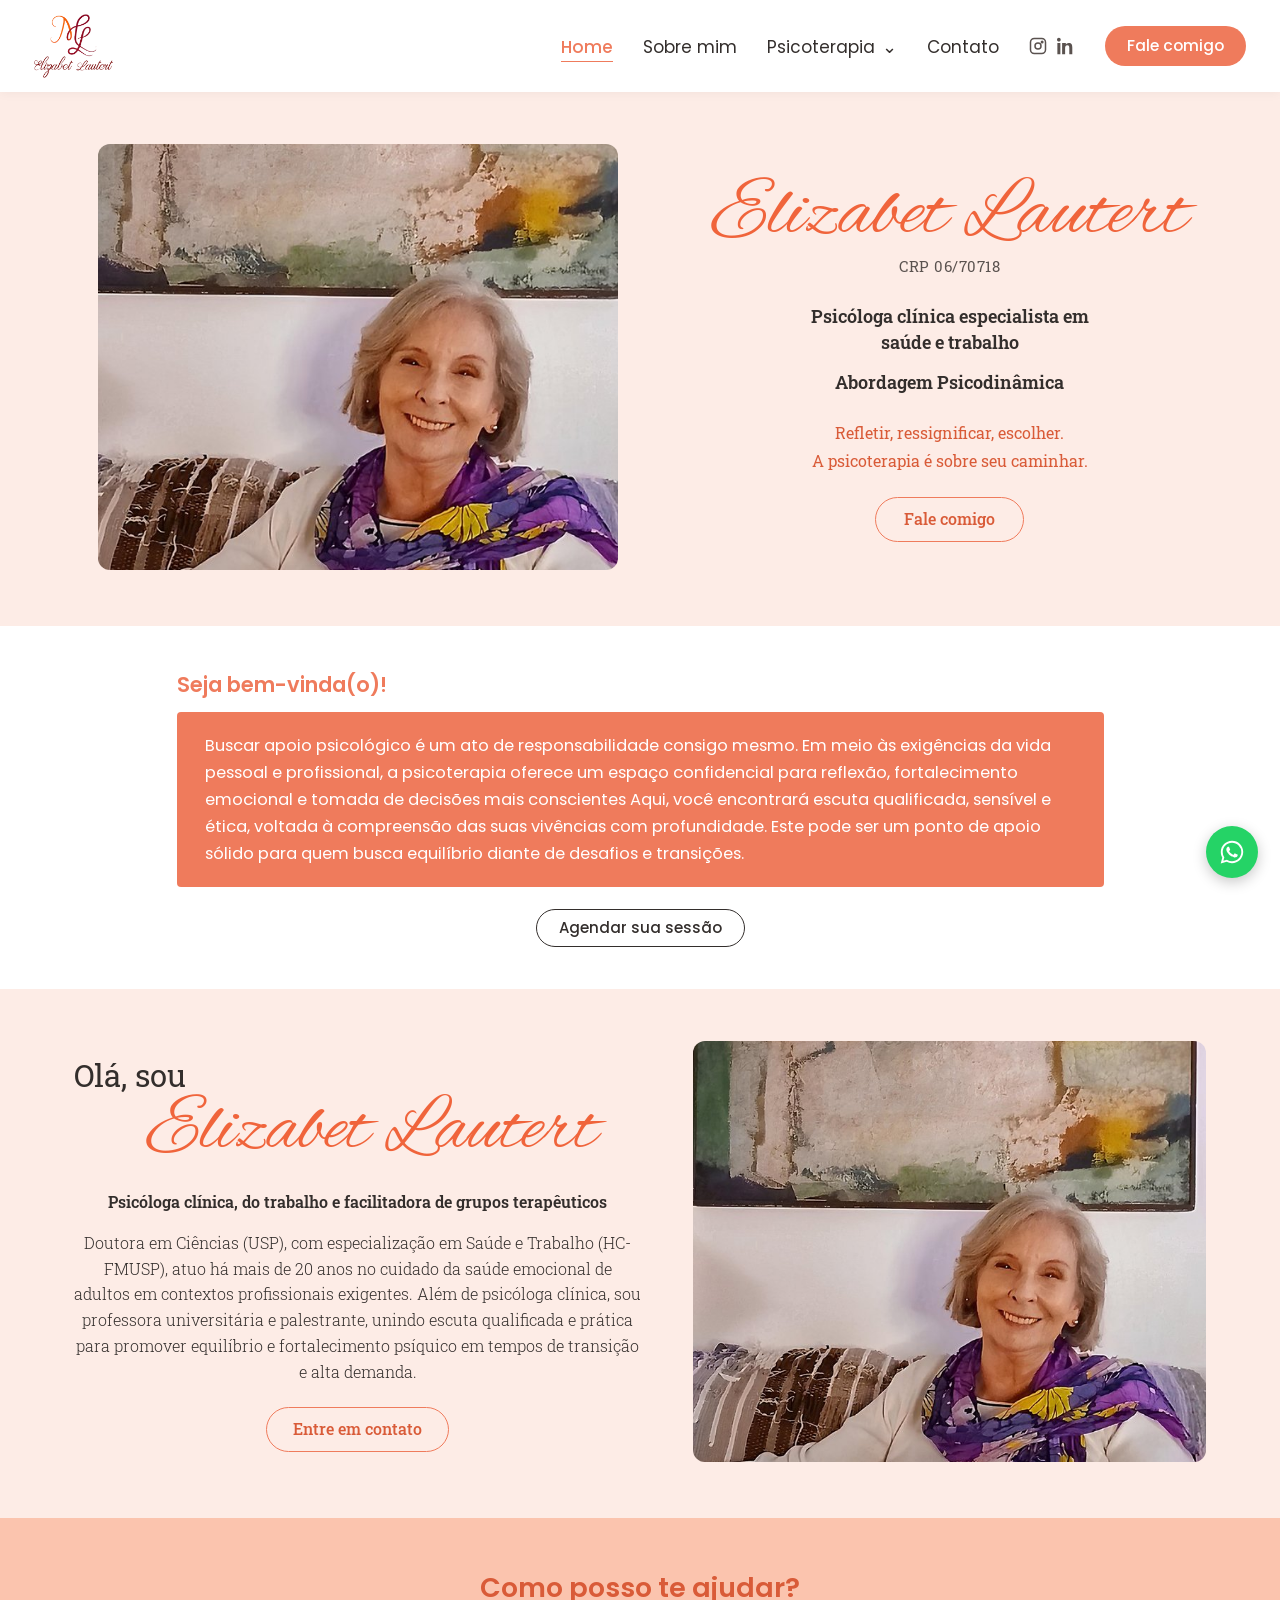
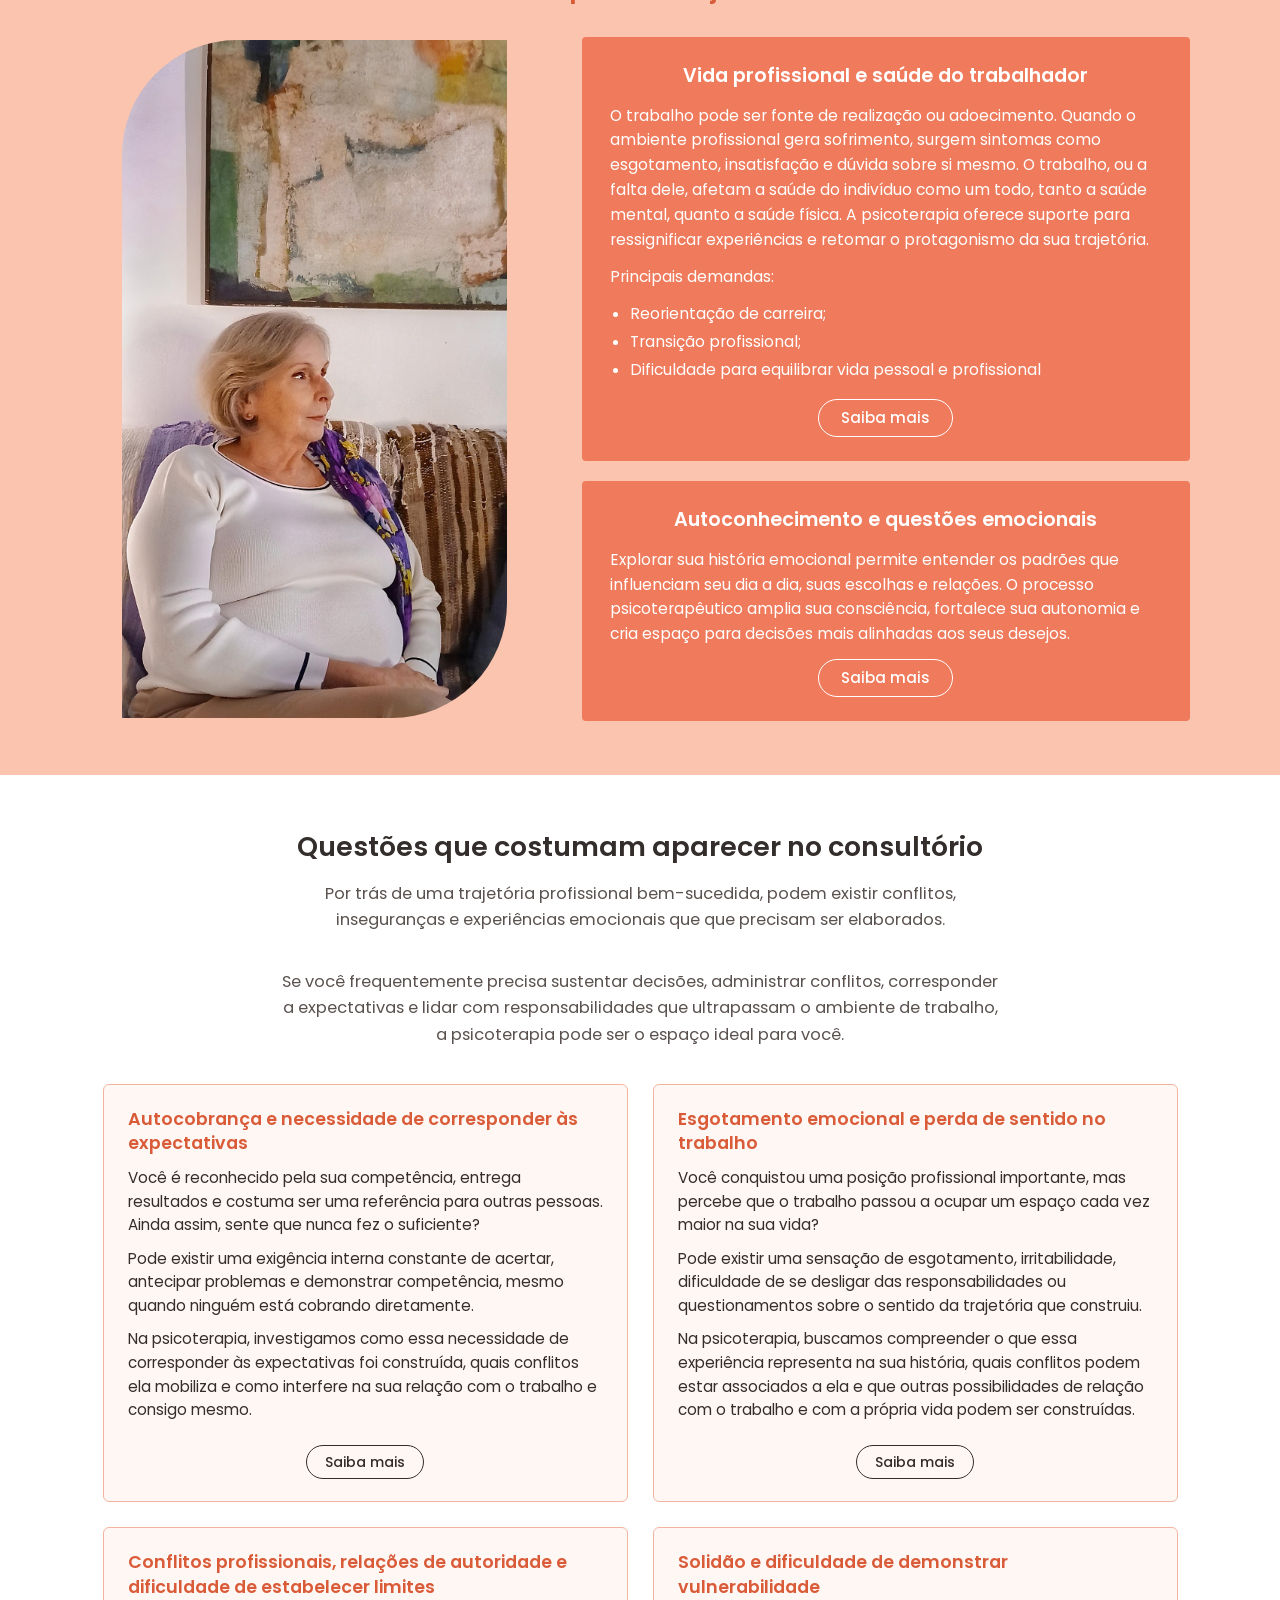
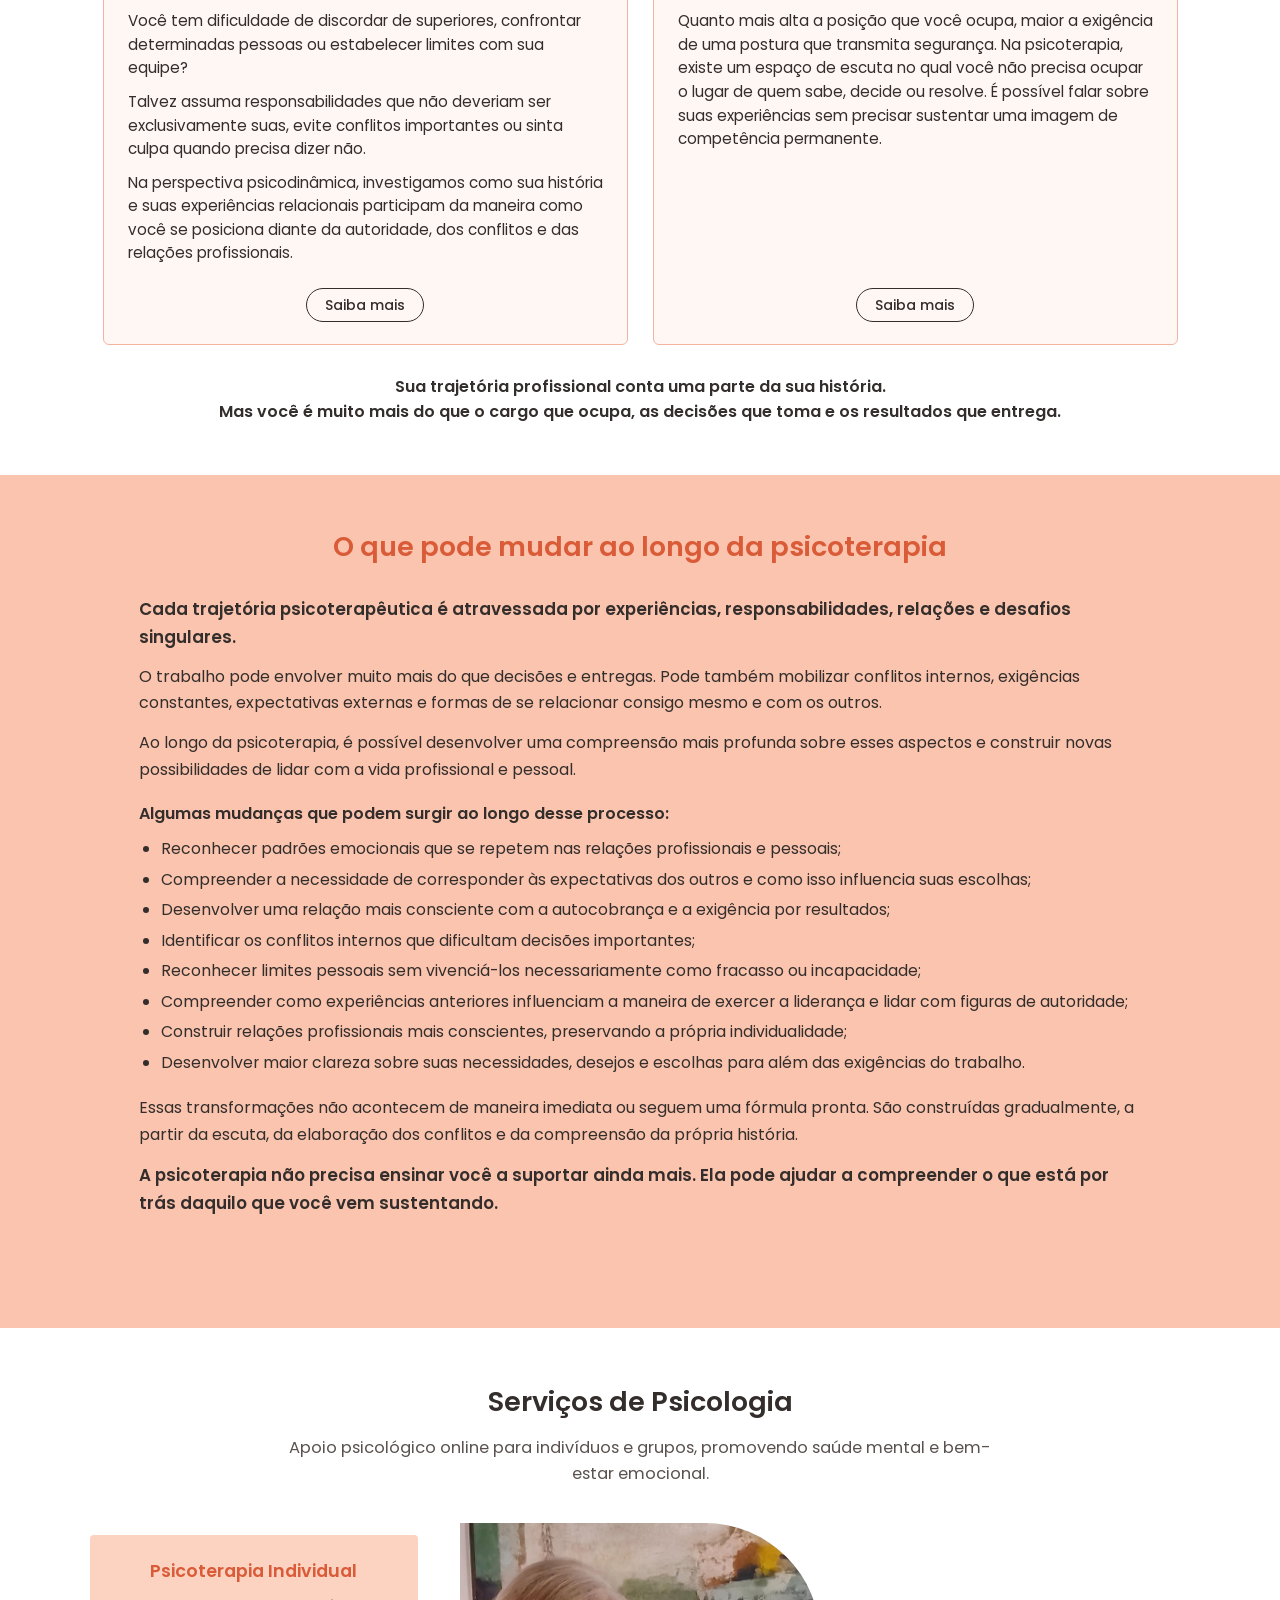
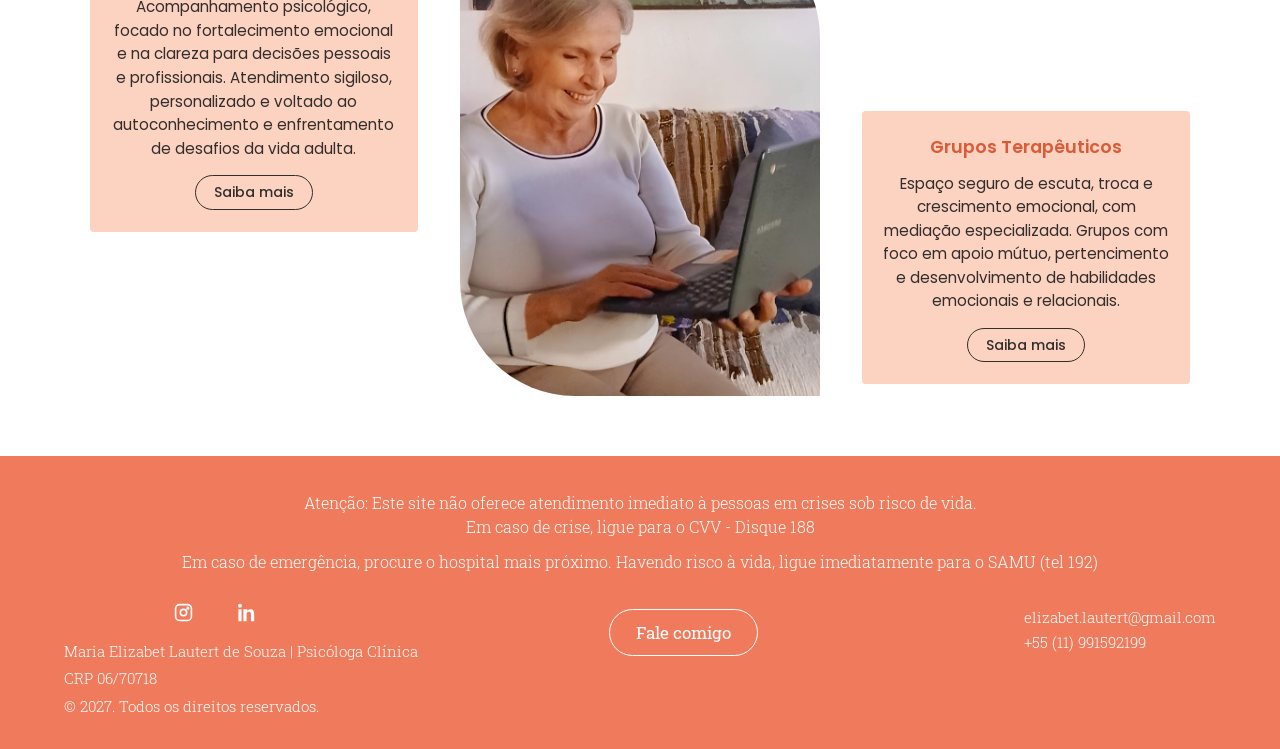
<file: index.html>
<!DOCTYPE html>
<html lang="pt-BR">
<head>
  <meta charset="UTF-8">
  <meta name="viewport" content="width=device-width, initial-scale=1.0">
  <title>Home | Elizabet Lautert - Psicóloga Clínica</title>
  <link rel="preconnect" href="https://fonts.googleapis.com">
  <link rel="preconnect" href="https://fonts.gstatic.com" crossorigin>
  <link href="https://fonts.googleapis.com/css2?family=Alex+Brush&family=Poppins:wght@300;400;500;600;700&family=Roboto+Slab:wght@300;400;500;600&display=swap" rel="stylesheet">
  <link rel="stylesheet" href="style.css">
</head>
<body>

  <!-- CABEÇALHO FIXO -->
  <header class="navbar" id="navbar">
    <div class="container nav-container">
      <a href="index.html" class="logo">
        <img src="imagens/logo.png" alt="Elizabet Lautert - Psicóloga">
      </a>

      <!-- Botão Hambúrguer (Mobile) -->
      <button class="menu-toggle" id="menuToggle" aria-label="Abrir menu" aria-expanded="false">
        <span></span>
        <span></span>
        <span></span>
      </button>

      <!-- Navegação -->
      <nav class="nav-menu" id="navMenu">
        <ul class="nav-links">
          <li><a href="index.html" class="active nav-underline">Home</a></li>
          <li><a href="sobre-mim.html">Sobre mim</a></li>
          <li class="dropdown">
            <a href="index.html#servicos" class="dropdown-toggle">Psicoterapia <span class="arrow">⌄</span></a>
            <ul class="dropdown-menu">
              <li><a href="individual.html">Individual</a></li>
              <li><a href="grupos.html">Grupos</a></li>
            </ul>
          </li>
          <li><a href="contato.html">Contato</a></li>
        </ul>

        <!-- Ícones Instagram e LinkedIn no Header -->
        <div class="header-socials" aria-label="Redes sociais">
          <a href="https://www.instagram.com/elizabet.lautert.psi/" target="_blank" rel="noopener" aria-label="Instagram" title="Instagram">
            <svg width="15" height="15" viewBox="0 0 24 24" fill="none" stroke="currentColor" stroke-width="2">
              <rect x="2" y="2" width="20" height="20" rx="5"/>
              <circle cx="12" cy="12" r="4"/>
              <circle cx="17.5" cy="6.5" r="1"/>
            </svg>
          </a>
          <a href="https://www.linkedin.com/in/elizabetlautert/" target="_blank" rel="noopener" aria-label="LinkedIn" title="LinkedIn">
            <svg width="15" height="15" viewBox="0 0 24 24" fill="currentColor">
              <path d="M4.98 3.5C4.98 4.88 3.87 6 2.5 6S0 4.88 0 3.5 1.12 1 2.5 1s2.48 1.12 2.48 2.5zM.5 8h4V23h-4V8zm7.5 0h3.8v2.05h.05c.53-1 1.83-2.05 3.77-2.05 4.03 0 4.78 2.65 4.78 6.1V23h-4v-7.8c0-1.86-.03-4.25-2.59-4.25-2.59 0-2.99 2.02-2.99 4.11V23h-4V8z"/>
            </svg>
          </a>
        </div>

        <a href="https://wa.me/message/DOG7KBY77LQ3I1" target="_blank" rel="noopener" class="btn-nav-cta">
          Fale comigo
        </a>
      </nav>
    </div>
  </header>

  <main>
<!-- 1. SEÇÃO HERO -->
    <section class="hero-section" id="inicio">
      <div class="container hero-grid">
        <div class="hero-image">
          <img src="imagens/foto-hero.jpg" alt="Psicóloga Elizabet Lautert">
        </div>
        <div class="hero-content">
          <h1 class="script-title hero-name">Elizabet Lautert</h1>
          <p class="crp-code">CRP 06/70718</p>
          <p class="hero-role">
            Psicóloga clínica especialista em<br>
            saúde e trabalho
          </p>
          <p class="hero-approach">Abordagem Psicodinâmica</p>
          <p class="hero-invite">
            Refletir, ressignificar, escolher.<br>
            A psicoterapia é sobre seu caminhar.
          </p>
          <a href="https://wa.me/message/DOG7KBY77LQ3I1" target="_blank" rel="noopener" class="btn-outline-coral hero-btn">
            Fale comigo
          </a>
        </div>
      </div>
    </section>

    <!-- 2. SEÇÃO SEJA BEM-VINDA(O) -->
    <section class="welcome-section">
      <div class="container container-narrow">
        <h2 class="welcome-title">Seja bem-vinda(o)!</h2>
        <div class="coral-banner">
          <p>
            Buscar apoio psicológico é um ato de responsabilidade consigo mesmo. Em meio às exigências da vida pessoal e profissional, a psicoterapia oferece um espaço confidencial para reflexão, fortalecimento emocional e tomada de decisões mais conscientes
 Aqui, você encontrará escuta qualificada, sensível e ética, voltada à compreensão das suas vivências com profundidade.
 Este pode ser um ponto de apoio sólido para quem busca equilíbrio diante de desafios e transições.
          </p>
        </div>
        <div class="center-action">
          <a href="https://wa.me/message/DOG7KBY77LQ3I1" target="_blank" rel="noopener" class="btn-outline-dark">
            Agendar sua sessão
          </a>
        </div>
      </div>
    </section>

<!-- 3. SEÇÃO OLÁ SOU ELIZABET LAUTERT -->
    <section class="about-preview-section" id="sobre">
      <div class="container about-grid">
        <div class="about-text">
          <h2 class="about-heading">
            <span class="hello-label">Olá, sou</span>
            <span class="script-title about-name">Elizabet Lautert</span>
          </h2>
          <p class="about-subtitle">
            Psicóloga clínica, do trabalho e facilitadora de grupos terapêuticos
          </p>
          <p class="about-bio">
          Doutora em Ciências (USP), com especialização em Saúde e Trabalho (HC-FMUSP), atuo há mais de 20 anos no cuidado da saúde emocional de adultos em contextos profissionais exigentes. Além de psicóloga clínica, sou professora universitária e palestrante, unindo escuta qualificada e prática para promover equilíbrio e fortalecimento psíquico em tempos de transição e alta demanda.
		  </p>
          <div class="center-action">
            <a href="https://wa.me/message/DOG7KBY77LQ3I1" target="_blank" rel="noopener" class="btn-outline-coral about-btn">
              Entre em contato
            </a>
          </div>
        </div>
        <div class="about-image">
          <img src="imagens/foto-sobre.jpg" alt="Elizabet Lautert no consultório">
        </div>
      </div>
    </section>

    <!-- 4. SEÇÃO COMO POSSO TE AJUDAR? -->
    <section class="help-section" id="como-ajudar">
      <div class="container">
        <h2 class="section-title-coral">Como posso te ajudar?</h2>
        <div class="help-grid">
          <div class="help-image">
            <img src="imagens/foto-ajuda.jpg" alt="Como posso te ajudar" class="img-leaf-left">
          </div>

          <div class="help-cards">
            <!-- Card 1 -->
            <div class="coral-card">
              <h3>Vida profissional e saúde do trabalhador</h3>
              <p>
                O trabalho pode ser fonte de realização ou adoecimento. Quando o ambiente profissional gera sofrimento, surgem sintomas como esgotamento, insatisfação e dúvida sobre si mesmo. O trabalho, ou a falta dele, afetam a saúde do indivíduo como um todo, tanto a saúde mental, quanto a saúde física.
A psicoterapia oferece suporte para ressignificar experiências e retomar o protagonismo da sua trajetória.
</p>
<p>
Principais demandas:
</p>
              <ul>
                <li>Reorientação de carreira;</li>
                <li>Transição profissional;</li>
                <li>Dificuldade para equilibrar vida pessoal e profissional</li>
              </ul>
              <div class="card-action">
                <a href="#questoes" class="btn-outline-white">Saiba mais</a>
              </div>
            </div>

            <!-- Card 2 -->
            <div class="coral-card">
              <h3>Autoconhecimento e questões emocionais</h3>
              <p>
              Explorar sua história emocional permite entender os padrões que influenciam seu dia a dia, suas escolhas e relações. O processo psicoterapêutico amplia sua consciência, fortalece sua autonomia e cria espaço para decisões mais alinhadas aos seus desejos.  
				</p>
              <div class="card-action">
                <a href="#questoes" class="btn-outline-white">Saiba mais</a>
              </div>
            </div>
          </div>
        </div>
      </div>
    </section>

    <!-- 5. SEÇÃO QUESTÕES QUE COSTUMAM APARECER NO CONSULTÓRIO -->
    <section class="issues-section" id="questoes">
      <div class="container">
        <h2 class="section-title-dark">Questões que costumam aparecer no consultório</h2>
        <p class="section-subtitle">
          Por trás de uma trajetória profissional bem-sucedida, podem existir conflitos, inseguranças e experiências emocionais que que precisam ser elaborados.
		  </p>
		  <p class="section-subtitle">
		  Se você frequentemente precisa sustentar decisões, administrar conflitos, corresponder a expectativas e lidar com responsabilidades que ultrapassam o ambiente de trabalho, a psicoterapia pode ser o espaço ideal para você.
		  </p>

        <div class="issues-grid">
          <!-- Quadrante 1 -->
          <div class="issue-box">
            <div>
              <h3>Autocobrança e necessidade de corresponder às expectativas</h3>
              <p>
                Você é reconhecido pela sua competência, entrega resultados e costuma ser uma referência para outras pessoas. Ainda assim, sente que nunca fez o suficiente?
</p>
<p>
Pode existir uma exigência interna constante de acertar, antecipar problemas e demonstrar competência, mesmo quando ninguém está cobrando diretamente.
</p>
<p>
Na psicoterapia, investigamos como essa necessidade de corresponder às expectativas foi construída, quais conflitos ela mobiliza e como interfere na sua relação com o trabalho e consigo mesmo.
</p>
            </div>
            <div class="card-action">
              <a href="https://wa.me/message/DOG7KBY77LQ3I1" target="_blank" rel="noopener" class="btn-outline-dark btn-sm">Saiba mais</a>
            </div>
          </div>

          <!-- Quadrante 2 -->
          <div class="issue-box">
            <div>
              <h3>Esgotamento emocional e perda de sentido no trabalho</h3>
			  <p>
Você conquistou uma posição profissional importante, mas percebe que o trabalho passou a ocupar um espaço cada vez maior na sua vida?
</p><p>
Pode existir uma sensação de esgotamento, irritabilidade, dificuldade de se desligar das responsabilidades ou questionamentos sobre o sentido da trajetória que construiu.
</p><p>
Na psicoterapia, buscamos compreender o que essa experiência representa na sua história, quais conflitos podem estar associados a ela e que outras possibilidades de relação com o trabalho e com a própria vida podem ser construídas.
            </p></div>
            <div class="card-action">
              <a href="https://wa.me/message/DOG7KBY77LQ3I1" target="_blank" rel="noopener" class="btn-outline-dark btn-sm">Saiba mais</a>
            </div>
          </div>

          <!-- Quadrante 3 -->
          <div class="issue-box">
            <div>
              <h3>Conflitos profissionais, relações de autoridade e dificuldade de estabelecer limites</h3>
<p>Você tem dificuldade de discordar de superiores, confrontar determinadas pessoas ou estabelecer limites com sua equipe?
</p><p>
Talvez assuma responsabilidades que não deveriam ser exclusivamente suas, evite conflitos importantes ou sinta culpa quando precisa dizer não.
</p><p>
Na perspectiva psicodinâmica, investigamos como sua história e suas experiências relacionais participam da maneira como você se posiciona diante da autoridade, dos conflitos e das relações profissionais.
</p>            </div>
            <div class="card-action">
              <a href="https://wa.me/message/DOG7KBY77LQ3I1" target="_blank" rel="noopener" class="btn-outline-dark btn-sm">Saiba mais</a>
            </div>
          </div>

          <!-- Quadrante 4 -->
          <div class="issue-box">
            <div>
              <h3>Solidão e dificuldade de demonstrar vulnerabilidade</h3>
              <p>
Quanto mais alta a posição que você ocupa, maior a exigência de uma postura que transmita segurança. Na psicoterapia, existe um espaço de escuta no qual você não precisa ocupar o lugar de quem sabe, decide ou resolve. É possível falar sobre suas experiências sem precisar sustentar uma imagem de competência permanente.</p>
            </div>
            <div class="card-action">
              <a href="https://wa.me/message/DOG7KBY77LQ3I1" target="_blank" rel="noopener" class="btn-outline-dark btn-sm">Saiba mais</a>
            </div>
          </div>
        </div>

        <p class="issues-closing">
          Sua trajetória profissional conta uma parte da sua história.<br>Mas você é muito mais do que o cargo que ocupa, as decisões que toma e os resultados que entrega.</p>
      </div>
    </section>

    <!-- 6. SEÇÃO O QUE PODE MUDAR AO LONGO DA PSICOTERAPIA -->
    <section class="changes-section" id="mudancas">
      <div class="container container-medium">
        <h2 class="section-title-coral">O que pode mudar ao longo da psicoterapia</h2>

        <p class="lead-bold">
          Cada trajetória psicoterapêutica é atravessada por experiências, responsabilidades, relações e desafios singulares.
        </p>
        <p>
          O trabalho pode envolver muito mais do que decisões e entregas. Pode também mobilizar conflitos internos, exigências constantes, expectativas externas e formas de se relacionar consigo mesmo e com os outros.
</p><p>
Ao longo da psicoterapia, é possível desenvolver uma compreensão mais profunda sobre esses aspectos e construir novas possibilidades de lidar com a vida profissional e pessoal.
</p>

        <p class="list-intro">Algumas mudanças que podem surgir ao longo desse processo:</p>
        <ul class="changes-list">
          <li>Reconhecer padrões emocionais que se repetem nas relações profissionais e pessoais;</li>
          <li>Compreender a necessidade de corresponder às expectativas dos outros e como isso influencia suas escolhas;</li>
          <li>Desenvolver uma relação mais consciente com a autocobrança e a exigência por resultados;</li>
          <li>Identificar os conflitos internos que dificultam decisões importantes;</li>
          <li>Reconhecer limites pessoais sem vivenciá-los necessariamente como fracasso ou incapacidade;</li>
          <li>Compreender como experiências anteriores influenciam a maneira de exercer a liderança e lidar com figuras de autoridade;</li>
          <li>Construir relações profissionais mais conscientes, preservando a própria individualidade;</li>
          <li>Desenvolver maior clareza sobre suas necessidades, desejos e escolhas para além das exigências do trabalho.</li>
        </ul>

        <p>
         Essas transformações não acontecem de maneira imediata ou seguem uma fórmula pronta. São construídas gradualmente, a partir da escuta, da elaboração dos conflitos e da compreensão da própria história. 
		  </p>
		  <p class="lead-bold">
		  A psicoterapia não precisa ensinar você a suportar ainda mais. Ela pode ajudar a compreender o que está por trás daquilo que você vem sustentando.
		  </p>

        <div class="center-action">
          <a href="https://wa.me/message/DOG7KBY77LQ3I1" target="_blank" rel="noopener" class="btn-outline-dark">
            Tire suas dúvidas
          </a>
        </div>
      </div>
    </section>

    <!-- 7. SEÇÃO SERVIÇOS DE PSICOLOGIA -->
    <section class="services-section" id="servicos">
      <div class="container">
        <h2 class="section-title-dark">Serviços de Psicologia</h2>
        <p class="section-subtitle">
          Apoio psicológico online para indivíduos e grupos, promovendo saúde mental e bem-estar emocional.
        </p>

        <div class="services-showcase">
          <!-- Card Esquerdo (Alinhado ao topo) -->
          <div class="peach-service-card card-top">
            <h3>Psicoterapia Individual</h3>
            <p>
              Acompanhamento psicológico, focado no fortalecimento emocional e na clareza para decisões pessoais e profissionais.
Atendimento sigiloso, personalizado e voltado ao autoconhecimento e enfrentamento de desafios da vida adulta.
</p>
            <div class="card-action">
              <a href="individual.html" class="btn-outline-dark btn-sm">Saiba mais</a>
            </div>
          </div>

          <!-- Foto Central com Recorte Diagonal -->
          <div class="services-image">
            <img src="imagens/foto-servicos.jpg" alt="Atendimento psicológico online e presencial" class="img-leaf-right">
          </div>

          <!-- Card Direito (Alinhado à base) -->
          <div class="peach-service-card card-bottom">
            <h3>Grupos Terapêuticos</h3>
            <p>
              Espaço seguro de escuta, troca e crescimento emocional, com mediação especializada.
Grupos com foco em apoio mútuo, pertencimento e desenvolvimento de habilidades emocionais e relacionais.
</p>
            <div class="card-action">
              <a href="grupos.html" class="btn-outline-dark btn-sm">Saiba mais</a>
            </div>
          </div>
        </div>
      </div>
    </section>
  </main>

  <!-- 8. RODAPÉ (EXATAMENTE IGUAL À IMAGEM) -->
  <footer class="footer" id="contato">
    <div class="container footer-container">
      <!-- Aviso de Emergência Centralizado no Topo -->
      <div class="footer-disclaimer">
        <p>Atenção: Este site não oferece atendimento imediato à pessoas em crises sob risco de vida.</p>
        <p>Em caso de crise, ligue para o CVV - Disque 188</p>
        <p class="footer-emergency-line">Em caso de emergência, procure o hospital mais próximo. Havendo risco à vida, ligue imediatamente para o SAMU (tel 192)</p>
      </div>

      <!-- Grade Inferior em 3 Colunas -->
      <div class="footer-grid">
        <!-- Coluna Esquerda: Ícones sociais + Nome, CRP e Copyright -->
        <div class="footer-col-left">
          <div class="footer-socials">
            <a href="https://www.instagram.com/elizabet.lautert.psi/" target="_blank" rel="noopener" aria-label="Instagram" title="Instagram">
              <svg width="16" height="16" viewBox="0 0 24 24" fill="none" stroke="currentColor" stroke-width="2">
                <rect x="2" y="2" width="20" height="20" rx="5"/>
                <circle cx="12" cy="12" r="4"/>
                <circle cx="17.5" cy="6.5" r="1"/>
              </svg>
            </a>
            <a href="https://www.linkedin.com/in/elizabetlautert/" target="_blank" rel="noopener" aria-label="LinkedIn" title="LinkedIn">
              <svg width="15" height="15" viewBox="0 0 24 24" fill="currentColor">
                <path d="M4.98 3.5C4.98 4.88 3.87 6 2.5 6S0 4.88 0 3.5 1.12 1 2.5 1s2.48 1.12 2.48 2.5zM.5 8h4V23h-4V8zm7.5 0h3.8v2.05h.05c.53-1 1.83-2.05 3.77-2.05 4.03 0 4.78 2.65 4.78 6.1V23h-4v-7.8c0-1.86-.03-4.25-2.59-4.25-2.59 0-2.99 2.02-2.99 4.11V23h-4V8z"/>
              </svg>
            </a>
          </div>

          <div class="footer-info">
            <p>Maria Elizabet Lautert de Souza | Psicóloga Clínica</p>
            <p>CRP 06/70718</p>
            <p>© 2027. Todos os direitos reservados.</p>
          </div>
        </div>

        <!-- Coluna Central: Botão Fale comigo -->
        <div class="footer-col-center">
          <a href="https://wa.me/message/DOG7KBY77LQ3I1" target="_blank" rel="noopener" class="btn-footer-cta">
            Fale comigo
          </a>
        </div>

        <!-- Coluna Direita: E-mail e Telefone -->
        <div class="footer-col-right">
          <p><a href="mailto:elizabet.lautert@gmail.com">elizabet.lautert@gmail.com</a></p>
          <p><a href="hhttps://wa.me/message/DOG7KBY77LQ3I1" target="_blank" rel="noopener">+55 (11) 991592199</a></p>
        </div>
      </div>
    </div>
  </footer>

  <!-- BOTÃO FLUTUANTE WHATSAPP -->
  <a href="https://wa.me/message/DOG7KBY77LQ3I1" target="_blank" rel="noopener" class="whatsapp-float" aria-label="Conversar no WhatsApp" title="Fale comigo no WhatsApp">
    <svg viewBox="0 0 32 32" width="28" height="28" fill="#ffffff">
      <path d="M16.004 3.2c-7.06 0-12.8 5.74-12.8 12.8 0 2.256.59 4.458 1.71 6.398L3.1 29.02l6.8-1.784a12.74 12.74 0 0 0 6.104 1.556h.006c7.058 0 12.796-5.74 12.796-12.8 0-3.42-1.332-6.636-3.75-9.054A12.716 12.716 0 0 0 16.004 3.2zm0 23.432h-.004a10.61 10.61 0 0 1-5.408-1.48l-.388-.23-4.034 1.058 1.076-3.932-.252-.402a10.59 10.59 0 0 1-1.626-5.646c0-5.864 4.772-10.636 10.64-10.636 2.84 0 5.51 1.108 7.518 3.118a10.566 10.566 0 0 1 3.114 7.522c0 5.864-4.772 10.628-10.636 10.628zm5.834-7.964c-.32-.16-1.892-.934-2.186-1.04-.294-.106-.508-.16-.72.16-.214.32-.826 1.04-1.014 1.254-.186.214-.374.24-.694.08-.32-.16-1.35-.498-2.572-1.588-.95-.848-1.592-1.896-1.778-2.216-.186-.32-.02-.494.14-.652.144-.144.32-.374.48-.56.16-.188.214-.32.32-.534.106-.214.054-.4-.026-.56-.08-.16-.72-1.734-.986-2.374-.26-.624-.524-.54-.72-.55l-.614-.01c-.214 0-.56.08-.854.4-.294.32-1.12 1.094-1.12 2.668s1.146 3.094 1.306 3.308c.16.214 2.256 3.444 5.466 4.83.764.33 1.36.526 1.824.674.766.244 1.464.21 2.016.126.614-.092 1.892-.774 2.158-1.52.266-.748.266-1.388.186-1.52-.08-.134-.294-.214-.614-.374z"/>
    </svg>
  </a>

  <!-- SCRIPT PARA MENU MOBILE E DROPDOWN -->
  <script>
    const menuToggle = document.getElementById('menuToggle');
    const navMenu = document.getElementById('navMenu');
    const dropdown = document.querySelector('.dropdown');

    menuToggle.addEventListener('click', () => {
      const isOpen = navMenu.classList.toggle('active');
      menuToggle.classList.toggle('open');
      menuToggle.setAttribute('aria-expanded', isOpen);
    });

    // Fechar menu ao clicar em um link no celular
    document.querySelectorAll('.nav-links a:not(.dropdown-toggle)').forEach(link => {
      link.addEventListener('click', () => {
        navMenu.classList.remove('active');
        menuToggle.classList.remove('open');
        menuToggle.setAttribute('aria-expanded', 'false');
      });
    });

    // Abrir submenu "Psicoterapia" no toque em telas menores
    dropdown.querySelector('.dropdown-toggle').addEventListener('click', (e) => {
      if (window.innerWidth <= 920) {
        e.preventDefault();
        dropdown.classList.toggle('open');
      }
    });
	
	document.addEventListener("DOMContentLoaded", () => {
  const selectors = [
    "section h1",
    "section h2",
    "section p",
    "section ul",
    "section .coral-banner",
    "section .coral-card",
    "section .issue-box",
    "section .peach-service-card",
    "section .approach-coral-box",
    "section .faq-peach-box",
    "section .hero-image",
    "section .about-image",
    "section .about-page-photo",
    "section .help-image",
    "section .services-image",
    "section .indiv-hero-image",
    "section .grupos-hero-image",
    "section .education-image",
    "section .center-action",
    "section .approach-action",
    "section .faq-action",
    "section .education-action",
    "section .contact-page-action",
    ".hero-btn",
    ".about-page-hero .btn-outline-coral",
    ".indiv-hero-text .btn-outline-coral",
    ".grupos-hero-text .btn-outline-coral",
    ".contact-page-socials",
    ".contact-page-details",
    ".footer-disclaimer",
    ".footer-col-left",
    ".footer-col-center",
    ".footer-col-right"
  ];

  // Evita animar textos/botões duplamente quando já estão dentro de um card
  const elements = Array.from(document.querySelectorAll(selectors.join(", "))).filter(
    (el) =>
      !el.parentElement.closest(
        ".coral-banner, .coral-card, .issue-box, .peach-service-card, .approach-coral-box, .faq-peach-box"
      )
  );

  elements.forEach((el) => el.classList.add("reveal-up"));

  const observer = new IntersectionObserver(
    (entries, obs) => {
      let visibleIndex = 0;

      entries.forEach((entry) => {
        if (!entry.isIntersecting) return;

        const delay = Math.min(visibleIndex * 75, 300);
        entry.target.style.transitionDelay = `${delay}ms`;
        entry.target.classList.add("is-visible");

        // Limpa o delay após a entrada para não atrasar efeitos de hover
        setTimeout(() => {
          entry.target.style.transitionDelay = "";
        }, 650 + delay);

        obs.unobserve(entry.target);
        visibleIndex++;
      });
    },
    {
      threshold: 0.12,
      rootMargin: "0px 0px -35px 0px"
    }
  );

  elements.forEach((el) => observer.observe(el));
});
  </script>
</body>
</html>
</file>
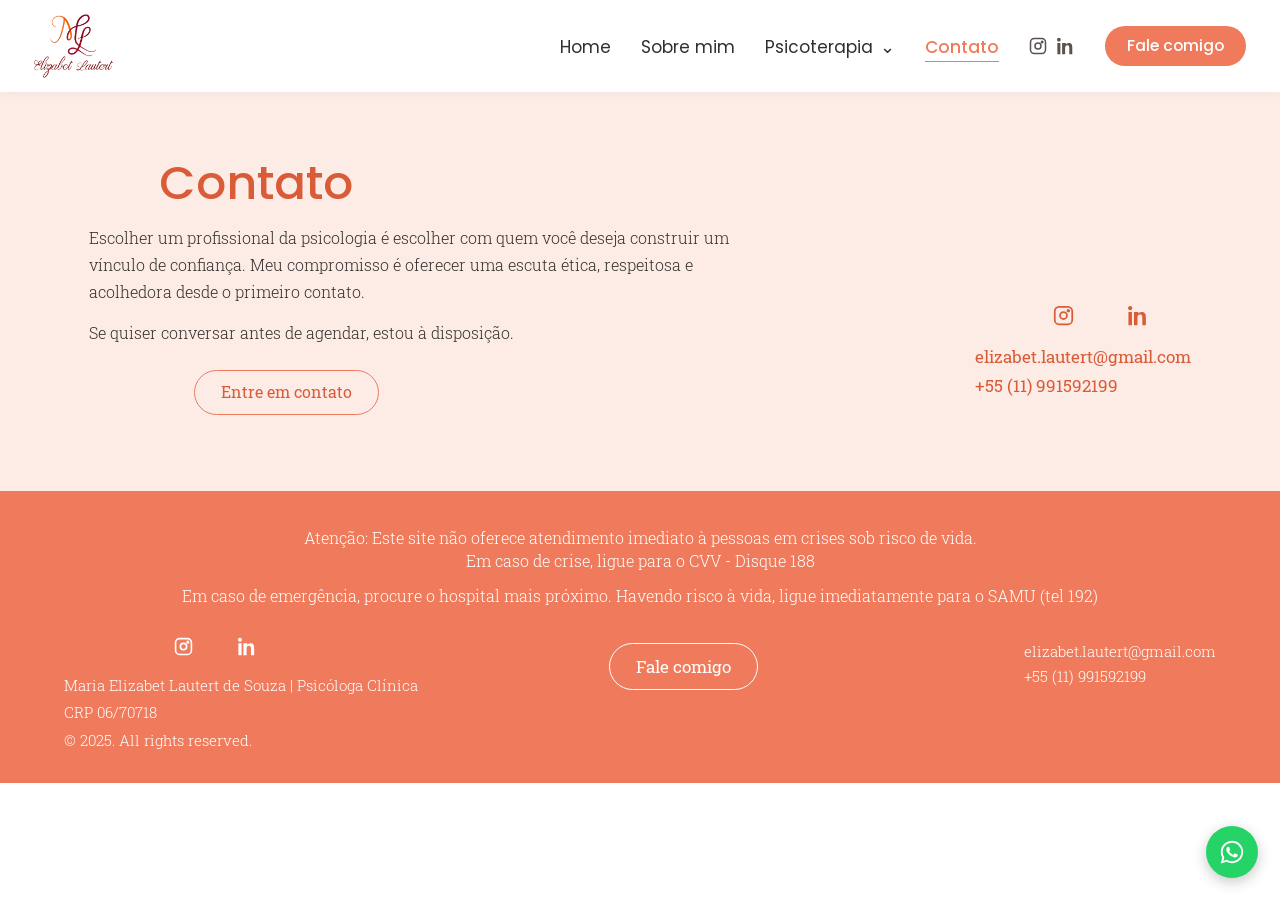
<file: contato.html>
<!DOCTYPE html>
<html lang="pt-BR">
<head>
  <meta charset="UTF-8">
  <meta name="viewport" content="width=device-width, initial-scale=1.0">
  <title>Contato | Elizabet Lautert - Psicóloga Clínica</title>
  <link rel="preconnect" href="https://fonts.googleapis.com">
  <link rel="preconnect" href="https://fonts.gstatic.com" crossorigin>
  <link href="https://fonts.googleapis.com/css2?family=Alex+Brush&family=Poppins:wght@300;400;500;600;700&family=Roboto+Slab:wght@300;400;500;600&display=swap" rel="stylesheet">
  <link rel="stylesheet" href="style.css">
</head>
<body>

  <!-- CABEÇALHO FIXO -->
  <header class="navbar" id="navbar">
    <div class="container nav-container">
      <a href="index.html" class="logo">
        <img src="imagens/logo.png" alt="Elizabet Lautert - Psicóloga">
      </a>

      <!-- Botão Hambúrguer (Mobile) -->
      <button class="menu-toggle" id="menuToggle" aria-label="Abrir menu" aria-expanded="false">
        <span></span>
        <span></span>
        <span></span>
      </button>

      <!-- Navegação -->
      <nav class="nav-menu" id="navMenu">
        <ul class="nav-links">
          <li><a href="index.html">Home</a></li>
          <li><a href="sobre-mim.html">Sobre mim</a></li>
          <li class="dropdown">
            <a href="index.html#servicos" class="dropdown-toggle">Psicoterapia <span class="arrow">⌄</span></a>
            <ul class="dropdown-menu">
              <li><a href="individual.html">Individual</a></li>
              <li><a href="grupos.html">Grupos</a></li>
            </ul>
          </li>
          <li><a href="contato.html" class="active nav-underline">Contato</a></li>
        </ul>

        <!-- Ícones Instagram e LinkedIn no Header -->
        <div class="header-socials" aria-label="Redes sociais">
          <a href="https://www.instagram.com/elizabet.lautert.psi/" target="_blank" rel="noopener" aria-label="Instagram" title="Instagram">
            <svg width="15" height="15" viewBox="0 0 24 24" fill="none" stroke="currentColor" stroke-width="2">
              <rect x="2" y="2" width="20" height="20" rx="5"/>
              <circle cx="12" cy="12" r="4"/>
              <circle cx="17.5" cy="6.5" r="1"/>
            </svg>
          </a>
          <a href="https://www.linkedin.com/in/elizabetlautert/" target="_blank" rel="noopener" aria-label="LinkedIn" title="LinkedIn">
            <svg width="15" height="15" viewBox="0 0 24 24" fill="currentColor">
              <path d="M4.98 3.5C4.98 4.88 3.87 6 2.5 6S0 4.88 0 3.5 1.12 1 2.5 1s2.48 1.12 2.48 2.5zM.5 8h4V23h-4V8zm7.5 0h3.8v2.05h.05c.53-1 1.83-2.05 3.77-2.05 4.03 0 4.78 2.65 4.78 6.1V23h-4v-7.8c0-1.86-.03-4.25-2.59-4.25-2.59 0-2.99 2.02-2.99 4.11V23h-4V8z"/>
            </svg>
          </a>
        </div>

        <a href="https://wa.me/message/DOG7KBY77LQ3I1" target="_blank" rel="noopener" class="btn-nav-cta">
          Fale comigo
        </a>
      </nav>
    </div>
  </header>

  <main>
    <!-- SEÇÃO PRINCIPAL CONTATO -->
    <section class="contact-page-section">
      <div class="container contact-page-grid">
        <!-- Coluna Esquerda -->
        <div class="contact-page-left">
          <h1 class="contact-page-title">Contato</h1>

          <p>
            Escolher um profissional da psicologia é escolher com quem você deseja construir um vínculo de confiança. Meu compromisso é oferecer uma escuta ética, respeitosa e acolhedora desde o primeiro contato.
          </p>
          <p>
            Se quiser conversar antes de agendar, estou à disposição.
          </p>

          <div class="contact-page-action">
            <a href="https://wa.me/message/DOG7KBY77LQ3I1" target="_blank" rel="noopener" class="btn-outline-coral">
              Entre em contato
            </a>
          </div>
        </div>

        <!-- Coluna Direita -->
        <div class="contact-page-right">
          <div class="contact-page-socials">
            <a href="https://www.instagram.com/elizabet.lautert.psi/" target="_blank" rel="noopener" aria-label="Instagram" title="Instagram">
              <svg width="17" height="17" viewBox="0 0 24 24" fill="none" stroke="currentColor" stroke-width="2">
                <rect x="2" y="2" width="20" height="20" rx="5"/>
                <circle cx="12" cy="12" r="4"/>
                <circle cx="17.5" cy="6.5" r="1"/>
              </svg>
            </a>
            <a href="https://www.linkedin.com/in/elizabetlautert/" target="_blank" rel="noopener" aria-label="LinkedIn" title="LinkedIn">
              <svg width="16" height="16" viewBox="0 0 24 24" fill="currentColor">
                <path d="M4.98 3.5C4.98 4.88 3.87 6 2.5 6S0 4.88 0 3.5 1.12 1 2.5 1s2.48 1.12 2.48 2.5zM.5 8h4V23h-4V8zm7.5 0h3.8v2.05h.05c.53-1 1.83-2.05 3.77-2.05 4.03 0 4.78 2.65 4.78 6.1V23h-4v-7.8c0-1.86-.03-4.25-2.59-4.25-2.59 0-2.99 2.02-2.99 4.11V23h-4V8z"/>
              </svg>
            </a>
          </div>

          <div class="contact-page-details">
            <p><a href="mailto:elizabet.lautert@gmail.com">elizabet.lautert@gmail.com</a></p>
            <p><a href="https://wa.me/message/DOG7KBY77LQ3I1" target="_blank" rel="noopener">+55 (11) 991592199</a></p>
          </div>
        </div>
      </div>
    </section>
  </main>

  <!-- RODAPÉ -->
  <footer class="footer" id="contato">
    <div class="container footer-container">
      <!-- Aviso de Emergência Centralizado no Topo -->
      <div class="footer-disclaimer">
        <p>Atenção: Este site não oferece atendimento imediato à pessoas em crises sob risco de vida.</p>
        <p>Em caso de crise, ligue para o CVV - Disque 188</p>
        <p class="footer-emergency-line">Em caso de emergência, procure o hospital mais próximo. Havendo risco à vida, ligue imediatamente para o SAMU (tel 192)</p>
      </div>

      <!-- Grade Inferior em 3 Colunas -->
      <div class="footer-grid">
        <!-- Coluna Esquerda: Ícones sociais + Nome, CRP e Copyright -->
        <div class="footer-col-left">
          <div class="footer-socials">
            <a href="https://www.instagram.com/elizabet.lautert.psi/" target="_blank" rel="noopener" aria-label="Instagram" title="Instagram">
              <svg width="16" height="16" viewBox="0 0 24 24" fill="none" stroke="currentColor" stroke-width="2">
                <rect x="2" y="2" width="20" height="20" rx="5"/>
                <circle cx="12" cy="12" r="4"/>
                <circle cx="17.5" cy="6.5" r="1"/>
              </svg>
            </a>
            <a href="https://www.linkedin.com/in/elizabetlautert/" target="_blank" rel="noopener" aria-label="LinkedIn" title="LinkedIn">
              <svg width="15" height="15" viewBox="0 0 24 24" fill="currentColor">
                <path d="M4.98 3.5C4.98 4.88 3.87 6 2.5 6S0 4.88 0 3.5 1.12 1 2.5 1s2.48 1.12 2.48 2.5zM.5 8h4V23h-4V8zm7.5 0h3.8v2.05h.05c.53-1 1.83-2.05 3.77-2.05 4.03 0 4.78 2.65 4.78 6.1V23h-4v-7.8c0-1.86-.03-4.25-2.59-4.25-2.59 0-2.99 2.02-2.99 4.11V23h-4V8z"/>
              </svg>
            </a>
          </div>

          <div class="footer-info">
            <p>Maria Elizabet Lautert de Souza | Psicóloga Clínica</p>
            <p>CRP 06/70718</p>
            <p>© 2025. All rights reserved.</p>
          </div>
        </div>

        <!-- Coluna Central: Botão Fale comigo -->
        <div class="footer-col-center">
          <a href="https://wa.me/message/DOG7KBY77LQ3I1" target="_blank" rel="noopener" class="btn-footer-cta">
            Fale comigo
          </a>
        </div>

        <!-- Coluna Direita: E-mail e Telefone -->
        <div class="footer-col-right">
          <p><a href="mailto:elizabet.lautert@gmail.com">elizabet.lautert@gmail.com</a></p>
          <p><a href="https://wa.me/message/DOG7KBY77LQ3I1" target="_blank" rel="noopener">+55 (11) 991592199</a></p>
        </div>
      </div>
    </div>
  </footer>

  <!-- BOTÃO FLUTUANTE WHATSAPP -->
  <a href="https://wa.me/message/DOG7KBY77LQ3I1" target="_blank" rel="noopener" class="whatsapp-float" aria-label="Conversar no WhatsApp" title="Fale comigo no WhatsApp">
    <svg viewBox="0 0 32 32" width="28" height="28" fill="#ffffff">
      <path d="M16.004 3.2c-7.06 0-12.8 5.74-12.8 12.8 0 2.256.59 4.458 1.71 6.398L3.1 29.02l6.8-1.784a12.74 12.74 0 0 0 6.104 1.556h.006c7.058 0 12.796-5.74 12.796-12.8 0-3.42-1.332-6.636-3.75-9.054A12.716 12.716 0 0 0 16.004 3.2zm0 23.432h-.004a10.61 10.61 0 0 1-5.408-1.48l-.388-.23-4.034 1.058 1.076-3.932-.252-.402a10.59 10.59 0 0 1-1.626-5.646c0-5.864 4.772-10.636 10.64-10.636 2.84 0 5.51 1.108 7.518 3.118a10.566 10.566 0 0 1 3.114 7.522c0 5.864-4.772 10.628-10.636 10.628zm5.834-7.964c-.32-.16-1.892-.934-2.186-1.04-.294-.106-.508-.16-.72.16-.214.32-.826 1.04-1.014 1.254-.186.214-.374.24-.694.08-.32-.16-1.35-.498-2.572-1.588-.95-.848-1.592-1.896-1.778-2.216-.186-.32-.02-.494.14-.652.144-.144.32-.374.48-.56.16-.188.214-.32.32-.534.106-.214.054-.4-.026-.56-.08-.16-.72-1.734-.986-2.374-.26-.624-.524-.54-.72-.55l-.614-.01c-.214 0-.56.08-.854.4-.294.32-1.12 1.094-1.12 2.668s1.146 3.094 1.306 3.308c.16.214 2.256 3.444 5.466 4.83.764.33 1.36.526 1.824.674.766.244 1.464.21 2.016.126.614-.092 1.892-.774 2.158-1.52.266-.748.266-1.388.186-1.52-.08-.134-.294-.214-.614-.374z"/>
    </svg>
  </a>

  <!-- SCRIPT PARA MENU MOBILE E DROPDOWN -->
  <script>
    const menuToggle = document.getElementById('menuToggle');
    const navMenu = document.getElementById('navMenu');
    const dropdown = document.querySelector('.dropdown');

    menuToggle.addEventListener('click', () => {
      const isOpen = navMenu.classList.toggle('active');
      menuToggle.classList.toggle('open');
      menuToggle.setAttribute('aria-expanded', isOpen);
    });

    document.querySelectorAll('.nav-links a:not(.dropdown-toggle)').forEach(link => {
      link.addEventListener('click', () => {
        navMenu.classList.remove('active');
        menuToggle.classList.remove('open');
        menuToggle.setAttribute('aria-expanded', 'false');
      });
    });

    dropdown.querySelector('.dropdown-toggle').addEventListener('click', (e) => {
      if (window.innerWidth <= 920) {
        e.preventDefault();
        dropdown.classList.toggle('open');
      }
    });
	
	document.addEventListener("DOMContentLoaded", () => {
  const selectors = [
    "section h1",
    "section h2",
    "section p",
    "section ul",
    "section .coral-banner",
    "section .coral-card",
    "section .issue-box",
    "section .peach-service-card",
    "section .approach-coral-box",
    "section .faq-peach-box",
    "section .hero-image",
    "section .about-image",
    "section .about-page-photo",
    "section .help-image",
    "section .services-image",
    "section .indiv-hero-image",
    "section .grupos-hero-image",
    "section .education-image",
    "section .center-action",
    "section .approach-action",
    "section .faq-action",
    "section .education-action",
    "section .contact-page-action",
    ".hero-btn",
    ".about-page-hero .btn-outline-coral",
    ".indiv-hero-text .btn-outline-coral",
    ".grupos-hero-text .btn-outline-coral",
    ".contact-page-socials",
    ".contact-page-details",
    ".footer-disclaimer",
    ".footer-col-left",
    ".footer-col-center",
    ".footer-col-right"
  ];

  // Evita animar textos/botões duplamente quando já estão dentro de um card
  const elements = Array.from(document.querySelectorAll(selectors.join(", "))).filter(
    (el) =>
      !el.parentElement.closest(
        ".coral-banner, .coral-card, .issue-box, .peach-service-card, .approach-coral-box, .faq-peach-box"
      )
  );

  elements.forEach((el) => el.classList.add("reveal-up"));

  const observer = new IntersectionObserver(
    (entries, obs) => {
      let visibleIndex = 0;

      entries.forEach((entry) => {
        if (!entry.isIntersecting) return;

        const delay = Math.min(visibleIndex * 75, 300);
        entry.target.style.transitionDelay = `${delay}ms`;
        entry.target.classList.add("is-visible");

        // Limpa o delay após a entrada para não atrasar efeitos de hover
        setTimeout(() => {
          entry.target.style.transitionDelay = "";
        }, 650 + delay);

        obs.unobserve(entry.target);
        visibleIndex++;
      });
    },
    {
      threshold: 0.12,
      rootMargin: "0px 0px -35px 0px"
    }
  );

  elements.forEach((el) => observer.observe(el));
});
  </script>
</body>
</html>
</file>
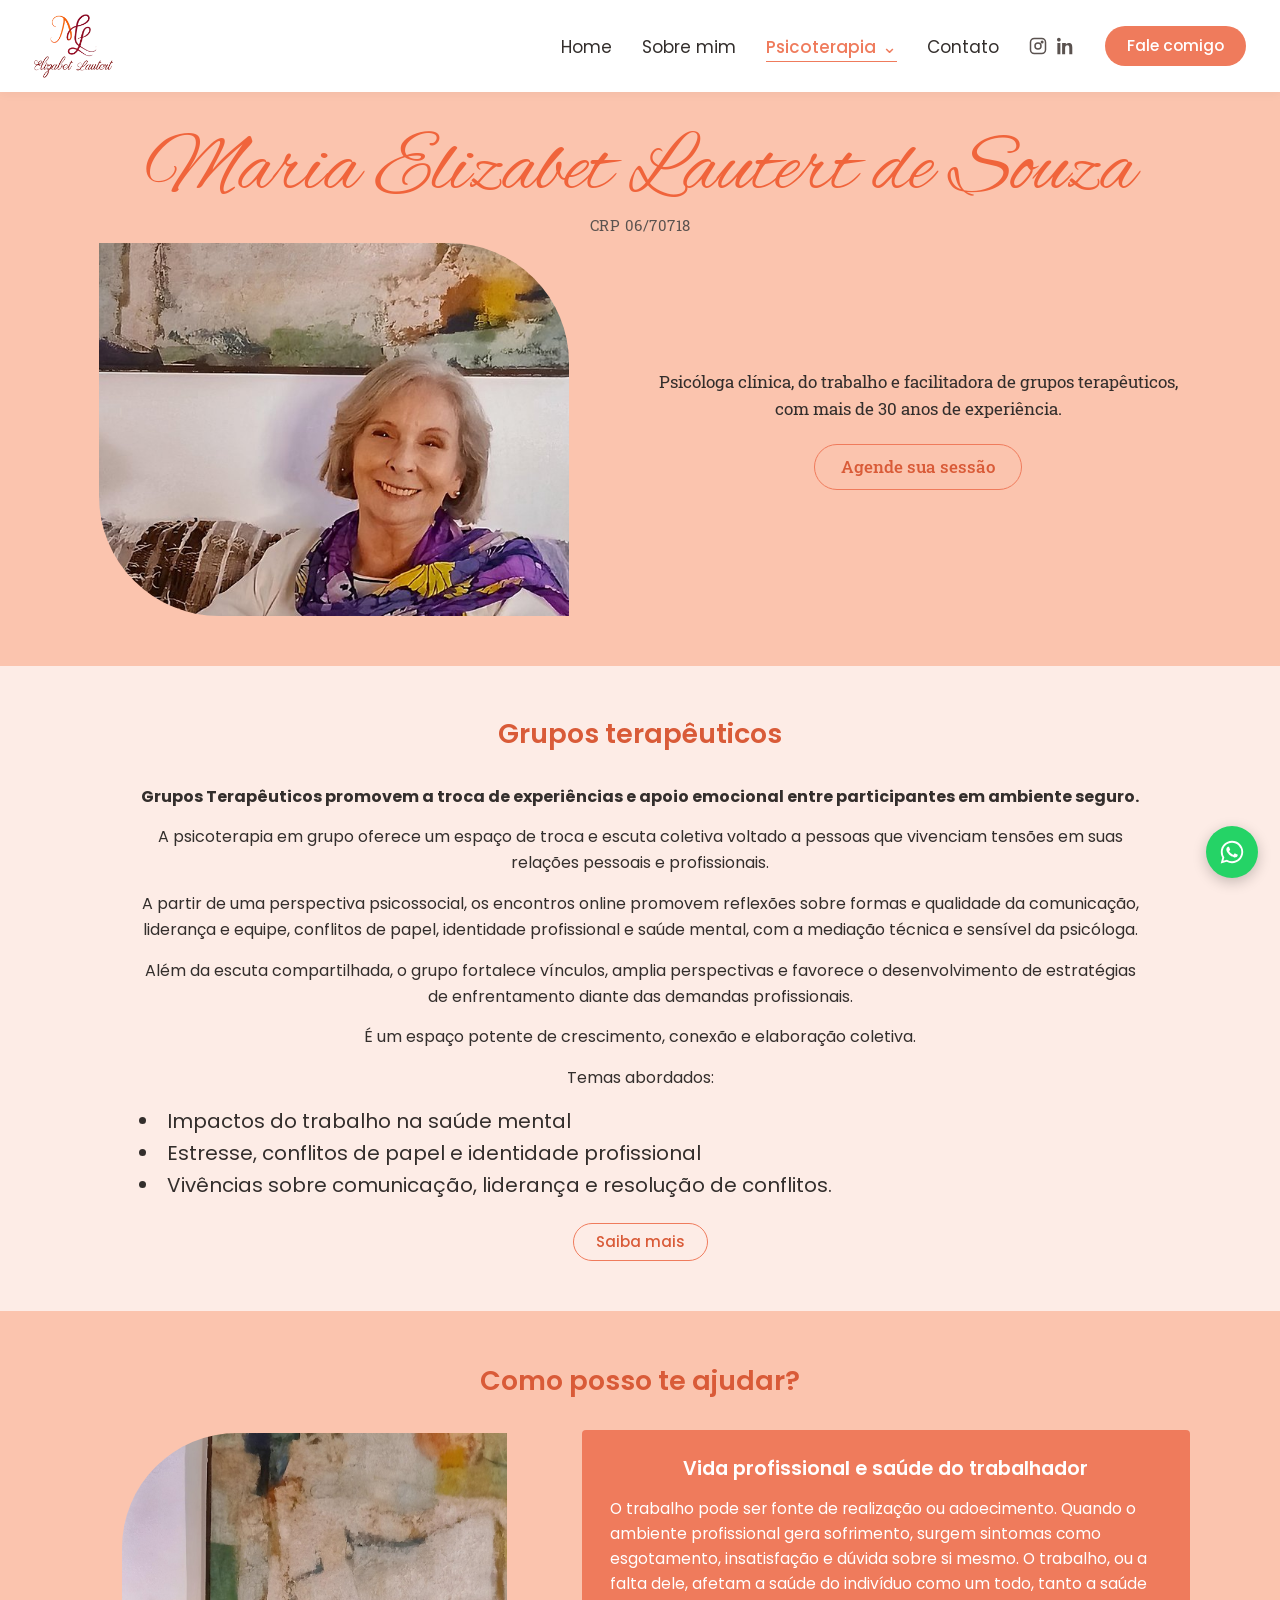
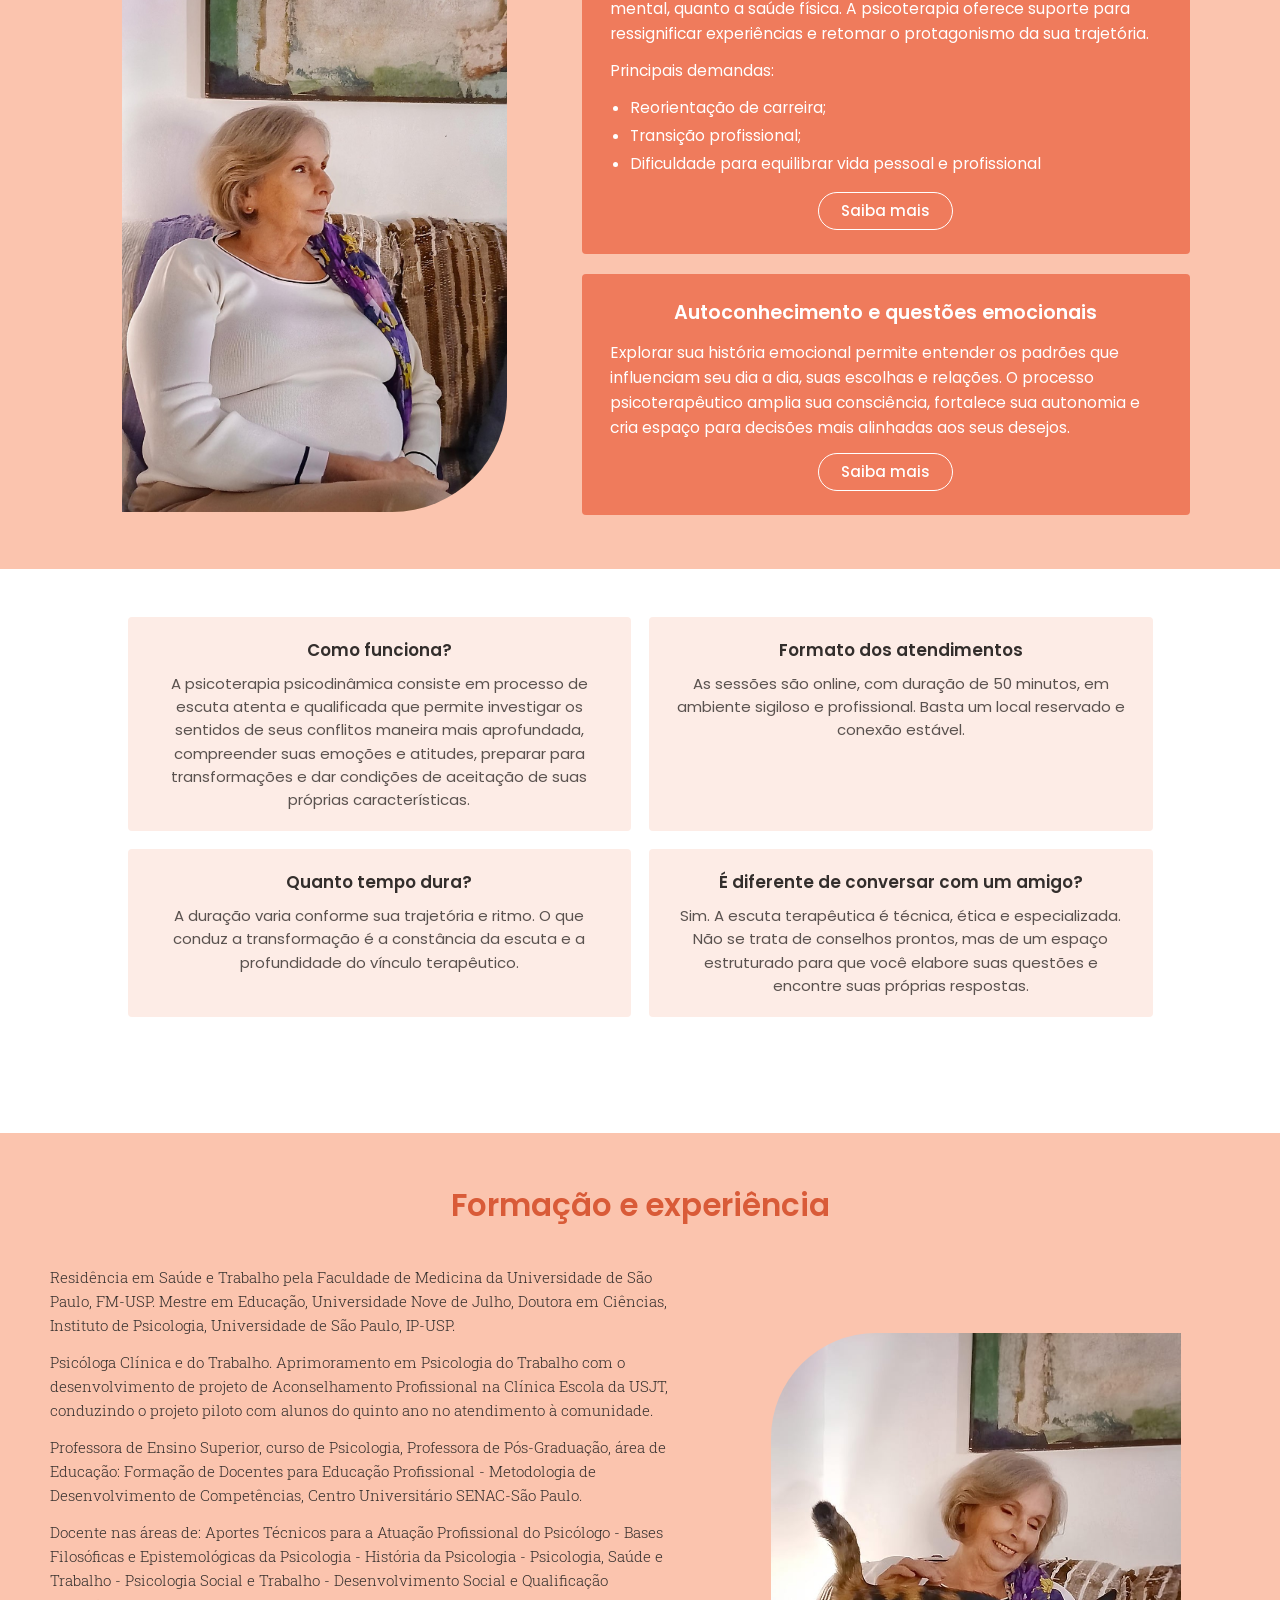
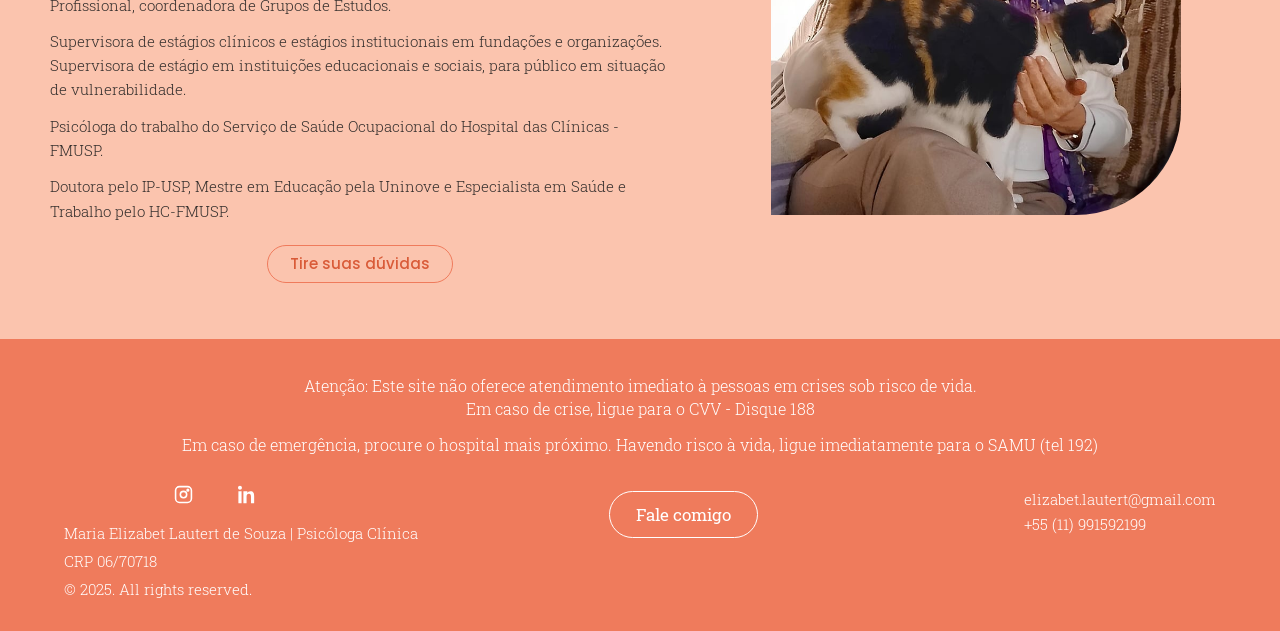
<file: grupos.html>
<!DOCTYPE html>
<html lang="pt-BR">
<head>
  <meta charset="UTF-8">
  <meta name="viewport" content="width=device-width, initial-scale=1.0">
  <title>Psicoterapia Individual | Elizabet Lautert - Psicóloga Clínica</title>
  <link rel="preconnect" href="https://fonts.googleapis.com">
  <link rel="preconnect" href="https://fonts.gstatic.com" crossorigin>
  <link href="https://fonts.googleapis.com/css2?family=Alex+Brush&family=Poppins:wght@300;400;500;600;700&family=Roboto+Slab:wght@300;400;500;600&display=swap" rel="stylesheet">
  <link rel="stylesheet" href="style.css">
</head>
<body>

  <!-- CABEÇALHO FIXO -->
  <header class="navbar" id="navbar">
    <div class="container nav-container">
      <a href="index.html" class="logo">
        <img src="imagens/logo.png" alt="Elizabet Lautert - Psicóloga">
      </a>

      <!-- Botão Hambúrguer (Mobile) -->
      <button class="menu-toggle" id="menuToggle" aria-label="Abrir menu" aria-expanded="false">
        <span></span>
        <span></span>
        <span></span>
      </button>

      <!-- Navegação -->
      <nav class="nav-menu" id="navMenu">
        <ul class="nav-links">
          <li><a href="index.html">Home</a></li>
          <li><a href="sobre-mim.html">Sobre mim</a></li>
          <li class="dropdown">
            <a href="index.html#servicos" class="dropdown-toggle active nav-underline">Psicoterapia <span class="arrow">⌄</span></a>
            <ul class="dropdown-menu">
              <li><a href="individual.html">Individual</a></li>
              <li><a href="grupos.html" class="active">Grupos</a></li>
            </ul>
          </li>
          <li><a href="contato.html">Contato</a></li>
        </ul>

        <!-- Ícones Instagram e LinkedIn no Header -->
        <div class="header-socials" aria-label="Redes sociais">
          <a href="https://www.instagram.com/elizabet.lautert.psi/" target="_blank" rel="noopener" aria-label="Instagram" title="Instagram">
            <svg width="15" height="15" viewBox="0 0 24 24" fill="none" stroke="currentColor" stroke-width="2">
              <rect x="2" y="2" width="20" height="20" rx="5"/>
              <circle cx="12" cy="12" r="4"/>
              <circle cx="17.5" cy="6.5" r="1"/>
            </svg>
          </a>
          <a href="https://www.linkedin.com/in/elizabetlautert/" target="_blank" rel="noopener" aria-label="LinkedIn" title="LinkedIn">
            <svg width="15" height="15" viewBox="0 0 24 24" fill="currentColor">
              <path d="M4.98 3.5C4.98 4.88 3.87 6 2.5 6S0 4.88 0 3.5 1.12 1 2.5 1s2.48 1.12 2.48 2.5zM.5 8h4V23h-4V8zm7.5 0h3.8v2.05h.05c.53-1 1.83-2.05 3.77-2.05 4.03 0 4.78 2.65 4.78 6.1V23h-4v-7.8c0-1.86-.03-4.25-2.59-4.25-2.59 0-2.99 2.02-2.99 4.11V23h-4V8z"/>
            </svg>
          </a>
        </div>

        <a href="https://wa.me/message/DOG7KBY77LQ3I1" target="_blank" rel="noopener" class="btn-nav-cta">
          Fale comigo
        </a>
      </nav>
    </div>
  </header>

  <main>
    <!-- 1. SEÇÃO HERO -->
    <section class="grupos-hero-section">
      <div class="container grupos-hero-container">
        <div class="grupos-hero-header">
          <h1 class="script-title grupos-hero-name">Maria Elizabet Lautert de Souza</h1>
          <p class="grupos-crp">CRP 06/70718</p>
        </div>

        <div class="grupos-hero-grid">
          <div class="grupos-hero-image">
            <img src="imagens/foto-hero.jpg" alt="Maria Elizabet Lautert de Souza" class="img-leaf-right-sm">
          </div>

          <div class="grupos-hero-text">
            <p>
              Psicóloga clínica, do trabalho e facilitadora de grupos terapêuticos,<br>
              com mais de 30 anos de experiência.
            </p>
            <a href="https://wa.me/message/DOG7KBY77LQ3I1" target="_blank" rel="noopener" class="btn-outline-coral">
              Agende sua sessão
            </a>
          </div>
        </div>
      </div>
    </section>

    <!-- 2. SEÇÃO PSICOTERAPIA GRUPOS TERAPEUTICOS -->
    <section class="grupos-intro-section">
      <div class="container container-medium">
        <h2 class="section-title-coral">Grupos terapêuticos</h2>

        <div class="grupos-intro-text">
          <p><b>
		  Grupos Terapêuticos promovem a troca de experiências e apoio emocional entre participantes em ambiente seguro.
</b></p><p>
A psicoterapia em grupo oferece um espaço de troca e escuta coletiva voltado a pessoas que vivenciam tensões em suas relações pessoais e profissionais.
<p><p>
A partir de uma perspectiva psicossocial, os encontros online promovem reflexões sobre formas e qualidade da comunicação, liderança e equipe, conflitos de papel, identidade profissional e saúde mental, com a mediação técnica e sensível da psicóloga.
</p><p>
Além da escuta compartilhada, o grupo fortalece vínculos, amplia perspectivas e favorece o desenvolvimento de estratégias de enfrentamento diante das demandas profissionais.
</p><p>
É um espaço potente de crescimento, conexão e elaboração coletiva.
</p><p>
Temas abordados:
<p>
<li>Impactos do trabalho na saúde mental</li>
<li>Estresse, conflitos de papel e identidade profissional</li>
<li>Vivências sobre comunicação, liderança e resolução de conflitos.</li>
</p>
        </div>

        <div class="center-action">
          <a href="https://wa.me/message/DOG7KBY77LQ3I1" target="_blank" rel="noopener" class="btn-outline-coral">
            Saiba mais
          </a>
        </div>
      </div>
    </section>
	
    <!-- 3. SEÇÃO COMO POSSO TE AJUDAR? -->
    <section class="help-section" id="como-ajudar">
      <div class="container">
        <h2 class="section-title-coral">Como posso te ajudar?</h2>
        <div class="help-grid">
          <div class="help-image">
            <img src="imagens/foto-ajuda.jpg" alt="Como posso te ajudar" class="img-leaf-left">
          </div>

          <div class="help-cards">
            <!-- Card 1 -->
            <div class="coral-card">
              <h3>Vida profissional e saúde do trabalhador</h3>
              <p>
                O trabalho pode ser fonte de realização ou adoecimento. Quando o ambiente profissional gera sofrimento, surgem sintomas como esgotamento, insatisfação e dúvida sobre si mesmo. O trabalho, ou a falta dele, afetam a saúde do indivíduo como um todo, tanto a saúde mental, quanto a saúde física.
A psicoterapia oferece suporte para ressignificar experiências e retomar o protagonismo da sua trajetória.
</p>
<p>
Principais demandas:
</p>
              <ul>
                <li>Reorientação de carreira;</li>
                <li>Transição profissional;</li>
                <li>Dificuldade para equilibrar vida pessoal e profissional</li>
              </ul>
              <div class="card-action">
                <a href="#questoes" class="btn-outline-white">Saiba mais</a>
              </div>
            </div>

            <!-- Card 2 -->
            <div class="coral-card">
              <h3>Autoconhecimento e questões emocionais</h3>
              <p>
                Explorar sua história emocional permite entender os padrões que influenciam seu dia a dia, suas escolhas e relações. O processo psicoterapêutico amplia sua consciência, fortalece sua autonomia e cria espaço para decisões mais alinhadas aos seus desejos.
				</p>
              <div class="card-action">
                <a href="#questoes" class="btn-outline-white">Saiba mais</a>
              </div>
            </div>
          </div>
        </div>
      </div>
    </section>

    <!-- 4. SEÇÃO COMO FUNCIONA O ATENDIMENTO (4 QUADROS) -->
    <section class="faq-boxes-section">
      <div class="container">
        <div class="faq-boxes-grid">
          <div class="faq-peach-box">
            <h3>Como funciona?</h3>
            <p>
              A psicoterapia psicodinâmica consiste em processo de escuta atenta e qualificada que permite investigar os sentidos de seus conflitos maneira mais aprofundada, compreender suas emoções e atitudes, preparar para transformações e dar condições de aceitação de suas próprias características.
			  </p>
          </div>

          <div class="faq-peach-box">
            <h3>Formato dos atendimentos</h3>
            <p>
              As sessões são online, com duração de 50 minutos, em ambiente sigiloso e profissional. Basta um local reservado e conexão estável.
			  </p>
          </div>

          <div class="faq-peach-box">
            <h3>Quanto tempo dura?</h3>
            <p>
              A duração varia conforme sua trajetória e ritmo. O que conduz a transformação é a constância da escuta e a profundidade do vínculo terapêutico.
			  </p>
          </div>

          <div class="faq-peach-box">
            <h3>É diferente de conversar com um amigo?</h3>
            <p>
			Sim. A escuta terapêutica é técnica, ética e especializada. Não se trata de conselhos prontos, mas de um espaço estruturado para que você elabore suas questões e encontre suas próprias respostas.
			</p>
          </div>
        </div>

        <div class="center-action faq-action">
          <a href="https://wa.me/message/DOG7KBY77LQ3I1" target="_blank" rel="noopener" class="btn-outline-coral">
            Entre em contato
          </a>
        </div>
      </div>
    </section>

    <!-- 5. SEÇÃO FORMAÇÃO E EXPERIÊNCIA -->
    <section class="education-section">
      <div class="container">
        <h2 class="education-title">Formação e experiência</h2>

        <div class="education-grid">
          <div class="education-text">
            <p>
              Residência em Saúde e Trabalho pela Faculdade de Medicina da Universidade de São Paulo, FM-USP. Mestre em Educação, Universidade Nove de Julho, Doutora em Ciências, Instituto de Psicologia, Universidade de São Paulo, IP-USP.
            </p>
            <p>
              Psicóloga Clínica e do Trabalho. Aprimoramento em Psicologia do Trabalho com o desenvolvimento de projeto de Aconselhamento Profissional na Clínica Escola da USJT, conduzindo o projeto piloto com alunos do quinto ano no atendimento à comunidade.
            </p>
            <p>
              Professora de Ensino Superior, curso de Psicologia, Professora de Pós-Graduação, área de Educação: Formação de Docentes para Educação Profissional - Metodologia de Desenvolvimento de Competências, Centro Universitário SENAC-São Paulo.
            </p>
            <p>
              Docente nas áreas de: Aportes Técnicos para a Atuação Profissional do Psicólogo - Bases Filosóficas e Epistemológicas da Psicologia - História da Psicologia - Psicologia, Saúde e Trabalho - Psicologia Social e Trabalho - Desenvolvimento Social e Qualificação Profissional, coordenadora de Grupos de Estudos.
            </p>
            <p>
              Supervisora de estágios clínicos e estágios institucionais em fundações e organizações. Supervisora de estágio em instituições educacionais e sociais, para público em situação de vulnerabilidade.
            </p>
            <p>
              Psicóloga do trabalho do Serviço de Saúde Ocupacional do Hospital das Clínicas - FMUSP.
            </p>
            <p>
              Doutora pelo IP-USP, Mestre em Educação pela Uninove e Especialista em Saúde e Trabalho pelo HC-FMUSP.
            </p>

            <div class="education-action">
              <a href="https://wa.me/message/DOG7KBY77LQ3I1" target="_blank" rel="noopener" class="btn-outline-coral">
                Tire suas dúvidas
              </a>
            </div>
          </div>

          <div class="education-image">
            <img src="imagens/foto-formacao.jpg" alt="Elizabet Lautert - Formação e experiência" class="img-leaf-left">
          </div>
        </div>
      </div>
    </section>
  </main>

  <!-- RODAPÉ -->
  <footer class="footer" id="contato">
    <div class="container footer-container">
      <!-- Aviso de Emergência Centralizado no Topo -->
      <div class="footer-disclaimer">
        <p>Atenção: Este site não oferece atendimento imediato à pessoas em crises sob risco de vida.</p>
        <p>Em caso de crise, ligue para o CVV - Disque 188</p>
        <p class="footer-emergency-line">Em caso de emergência, procure o hospital mais próximo. Havendo risco à vida, ligue imediatamente para o SAMU (tel 192)</p>
      </div>

      <!-- Grade Inferior em 3 Colunas -->
      <div class="footer-grid">
        <!-- Coluna Esquerda: Ícones sociais + Nome, CRP e Copyright -->
        <div class="footer-col-left">
          <div class="footer-socials">
            <a href="https://www.instagram.com/elizabet.lautert.psi/" target="_blank" rel="noopener" aria-label="Instagram" title="Instagram">
              <svg width="16" height="16" viewBox="0 0 24 24" fill="none" stroke="currentColor" stroke-width="2">
                <rect x="2" y="2" width="20" height="20" rx="5"/>
                <circle cx="12" cy="12" r="4"/>
                <circle cx="17.5" cy="6.5" r="1"/>
              </svg>
            </a>
            <a href="https://www.linkedin.com/in/elizabetlautert/" target="_blank" rel="noopener" aria-label="LinkedIn" title="LinkedIn">
              <svg width="15" height="15" viewBox="0 0 24 24" fill="currentColor">
                <path d="M4.98 3.5C4.98 4.88 3.87 6 2.5 6S0 4.88 0 3.5 1.12 1 2.5 1s2.48 1.12 2.48 2.5zM.5 8h4V23h-4V8zm7.5 0h3.8v2.05h.05c.53-1 1.83-2.05 3.77-2.05 4.03 0 4.78 2.65 4.78 6.1V23h-4v-7.8c0-1.86-.03-4.25-2.59-4.25-2.59 0-2.99 2.02-2.99 4.11V23h-4V8z"/>
              </svg>
            </a>
          </div>

          <div class="footer-info">
            <p>Maria Elizabet Lautert de Souza | Psicóloga Clínica</p>
            <p>CRP 06/70718</p>
            <p>© 2025. All rights reserved.</p>
          </div>
        </div>

        <!-- Coluna Central: Botão Fale comigo -->
        <div class="footer-col-center">
          <a href="https://wa.me/message/DOG7KBY77LQ3I1" target="_blank" rel="noopener" class="btn-footer-cta">
            Fale comigo
          </a>
        </div>

        <!-- Coluna Direita: E-mail e Telefone -->
        <div class="footer-col-right">
          <p><a href="mailto:elizabet.lautert@gmail.com">elizabet.lautert@gmail.com</a></p>
          <p><a href="https://wa.me/message/DOG7KBY77LQ3I1" target="_blank" rel="noopener">+55 (11) 991592199</a></p>
        </div>
      </div>
    </div>
  </footer>

  <!-- BOTÃO FLUTUANTE WHATSAPP -->
  <a href="https://wa.me/5511991592199" target="_blank" rel="noopener" class="whatsapp-float" aria-label="Conversar no WhatsApp" title="Fale comigo no WhatsApp">
    <svg viewBox="0 0 32 32" width="28" height="28" fill="#ffffff">
      <path d="M16.004 3.2c-7.06 0-12.8 5.74-12.8 12.8 0 2.256.59 4.458 1.71 6.398L3.1 29.02l6.8-1.784a12.74 12.74 0 0 0 6.104 1.556h.006c7.058 0 12.796-5.74 12.796-12.8 0-3.42-1.332-6.636-3.75-9.054A12.716 12.716 0 0 0 16.004 3.2zm0 23.432h-.004a10.61 10.61 0 0 1-5.408-1.48l-.388-.23-4.034 1.058 1.076-3.932-.252-.402a10.59 10.59 0 0 1-1.626-5.646c0-5.864 4.772-10.636 10.64-10.636 2.84 0 5.51 1.108 7.518 3.118a10.566 10.566 0 0 1 3.114 7.522c0 5.864-4.772 10.628-10.636 10.628zm5.834-7.964c-.32-.16-1.892-.934-2.186-1.04-.294-.106-.508-.16-.72.16-.214.32-.826 1.04-1.014 1.254-.186.214-.374.24-.694.08-.32-.16-1.35-.498-2.572-1.588-.95-.848-1.592-1.896-1.778-2.216-.186-.32-.02-.494.14-.652.144-.144.32-.374.48-.56.16-.188.214-.32.32-.534.106-.214.054-.4-.026-.56-.08-.16-.72-1.734-.986-2.374-.26-.624-.524-.54-.72-.55l-.614-.01c-.214 0-.56.08-.854.4-.294.32-1.12 1.094-1.12 2.668s1.146 3.094 1.306 3.308c.16.214 2.256 3.444 5.466 4.83.764.33 1.36.526 1.824.674.766.244 1.464.21 2.016.126.614-.092 1.892-.774 2.158-1.52.266-.748.266-1.388.186-1.52-.08-.134-.294-.214-.614-.374z"/>
    </svg>
  </a>

  <!-- SCRIPT PARA MENU MOBILE E DROPDOWN -->
  <script>
    const menuToggle = document.getElementById('menuToggle');
    const navMenu = document.getElementById('navMenu');
    const dropdown = document.querySelector('.dropdown');

    menuToggle.addEventListener('click', () => {
      const isOpen = navMenu.classList.toggle('active');
      menuToggle.classList.toggle('open');
      menuToggle.setAttribute('aria-expanded', isOpen);
    });

    document.querySelectorAll('.nav-links a:not(.dropdown-toggle)').forEach(link => {
      link.addEventListener('click', () => {
        navMenu.classList.remove('active');
        menuToggle.classList.remove('open');
        menuToggle.setAttribute('aria-expanded', 'false');
      });
    });

    dropdown.querySelector('.dropdown-toggle').addEventListener('click', (e) => {
      if (window.innerWidth <= 920) {
        e.preventDefault();
        dropdown.classList.toggle('open');
      }
    });
	
	document.addEventListener("DOMContentLoaded", () => {
  const selectors = [
    "section h1",
    "section h2",
    "section p",
    "section ul",
    "section .coral-banner",
    "section .coral-card",
    "section .issue-box",
    "section .peach-service-card",
    "section .approach-coral-box",
    "section .faq-peach-box",
    "section .hero-image",
    "section .about-image",
    "section .about-page-photo",
    "section .help-image",
    "section .services-image",
    "section .indiv-hero-image",
    "section .grupos-hero-image",
    "section .education-image",
    "section .center-action",
    "section .approach-action",
    "section .faq-action",
    "section .education-action",
    "section .contact-page-action",
    ".hero-btn",
    ".about-page-hero .btn-outline-coral",
    ".indiv-hero-text .btn-outline-coral",
    ".grupos-hero-text .btn-outline-coral",
    ".contact-page-socials",
    ".contact-page-details",
    ".footer-disclaimer",
    ".footer-col-left",
    ".footer-col-center",
    ".footer-col-right"
  ];

  // Evita animar textos/botões duplamente quando já estão dentro de um card
  const elements = Array.from(document.querySelectorAll(selectors.join(", "))).filter(
    (el) =>
      !el.parentElement.closest(
        ".coral-banner, .coral-card, .issue-box, .peach-service-card, .approach-coral-box, .faq-peach-box"
      )
  );

  elements.forEach((el) => el.classList.add("reveal-up"));

  const observer = new IntersectionObserver(
    (entries, obs) => {
      let visibleIndex = 0;

      entries.forEach((entry) => {
        if (!entry.isIntersecting) return;

        const delay = Math.min(visibleIndex * 75, 300);
        entry.target.style.transitionDelay = `${delay}ms`;
        entry.target.classList.add("is-visible");

        // Limpa o delay após a entrada para não atrasar efeitos de hover
        setTimeout(() => {
          entry.target.style.transitionDelay = "";
        }, 650 + delay);

        obs.unobserve(entry.target);
        visibleIndex++;
      });
    },
    {
      threshold: 0.12,
      rootMargin: "0px 0px -35px 0px"
    }
  );

  elements.forEach((el) => observer.observe(el));
});
  </script>
</body>
</html>
</file>
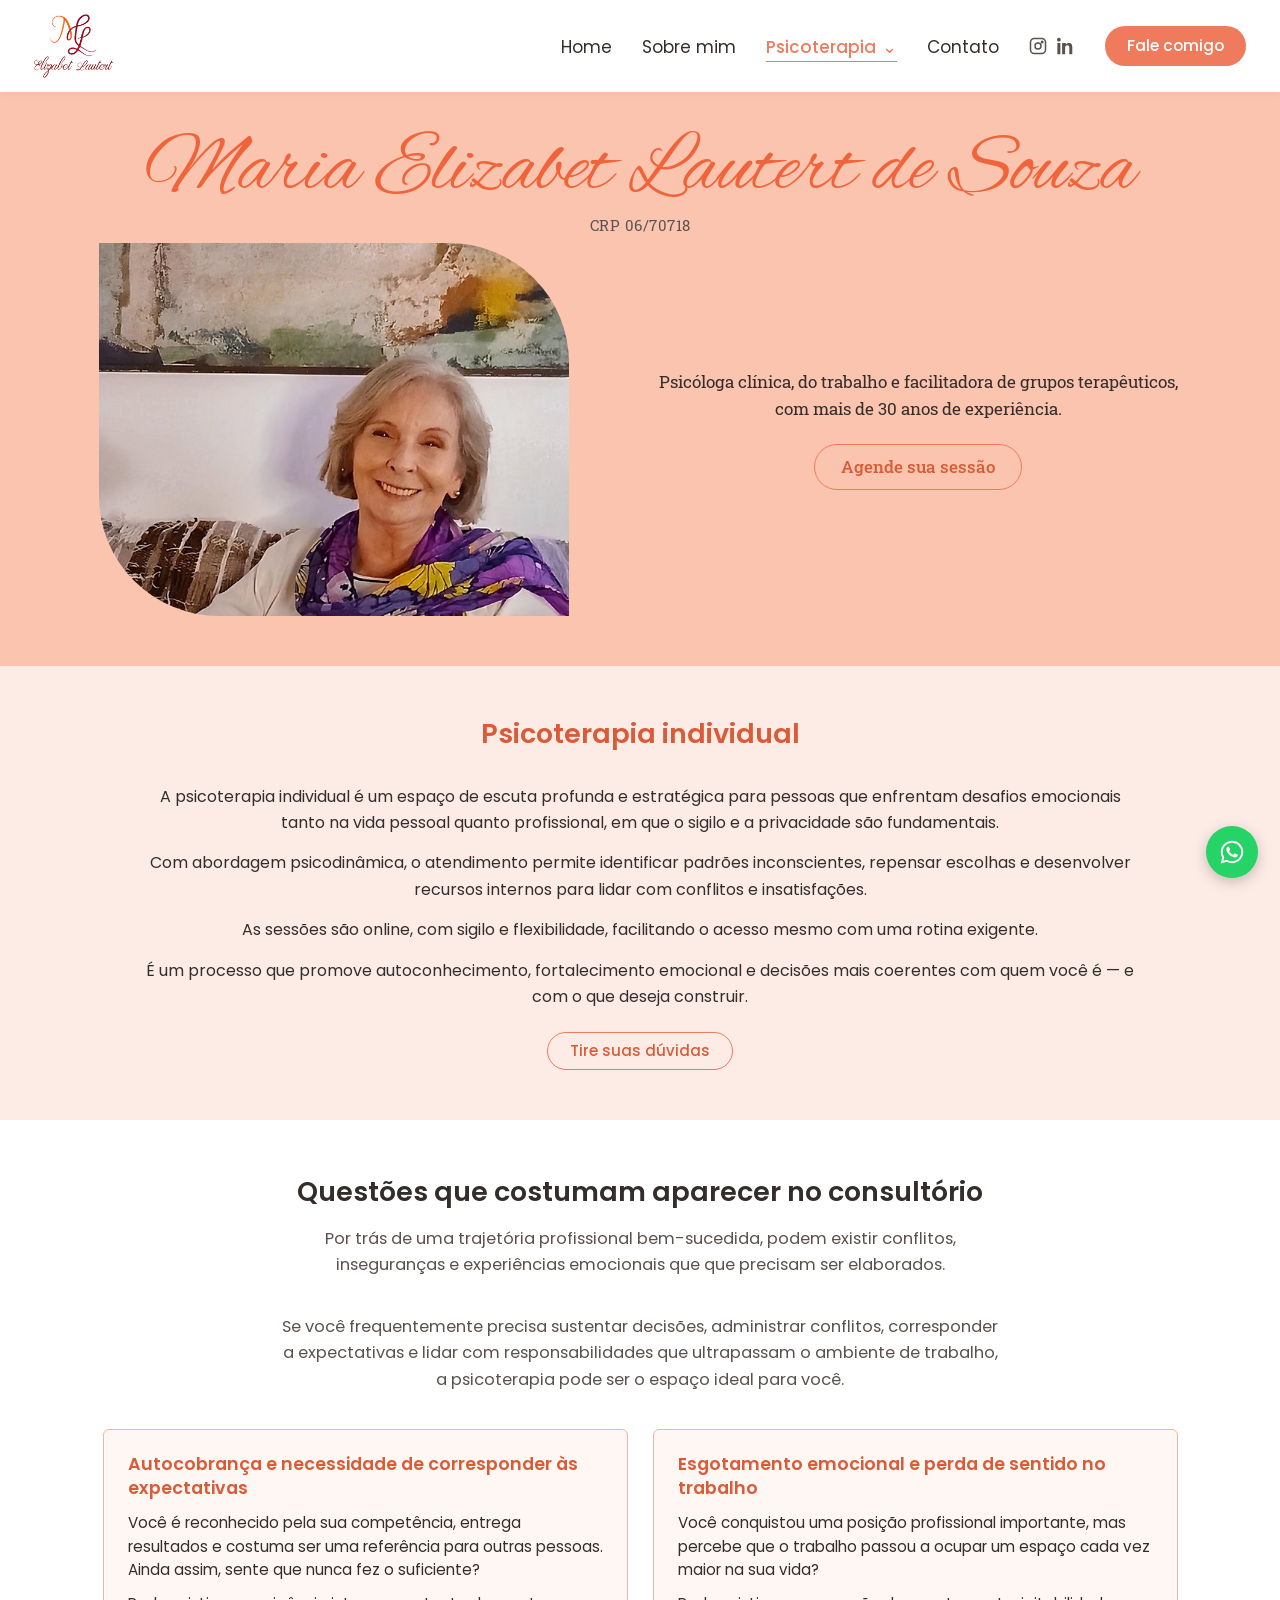
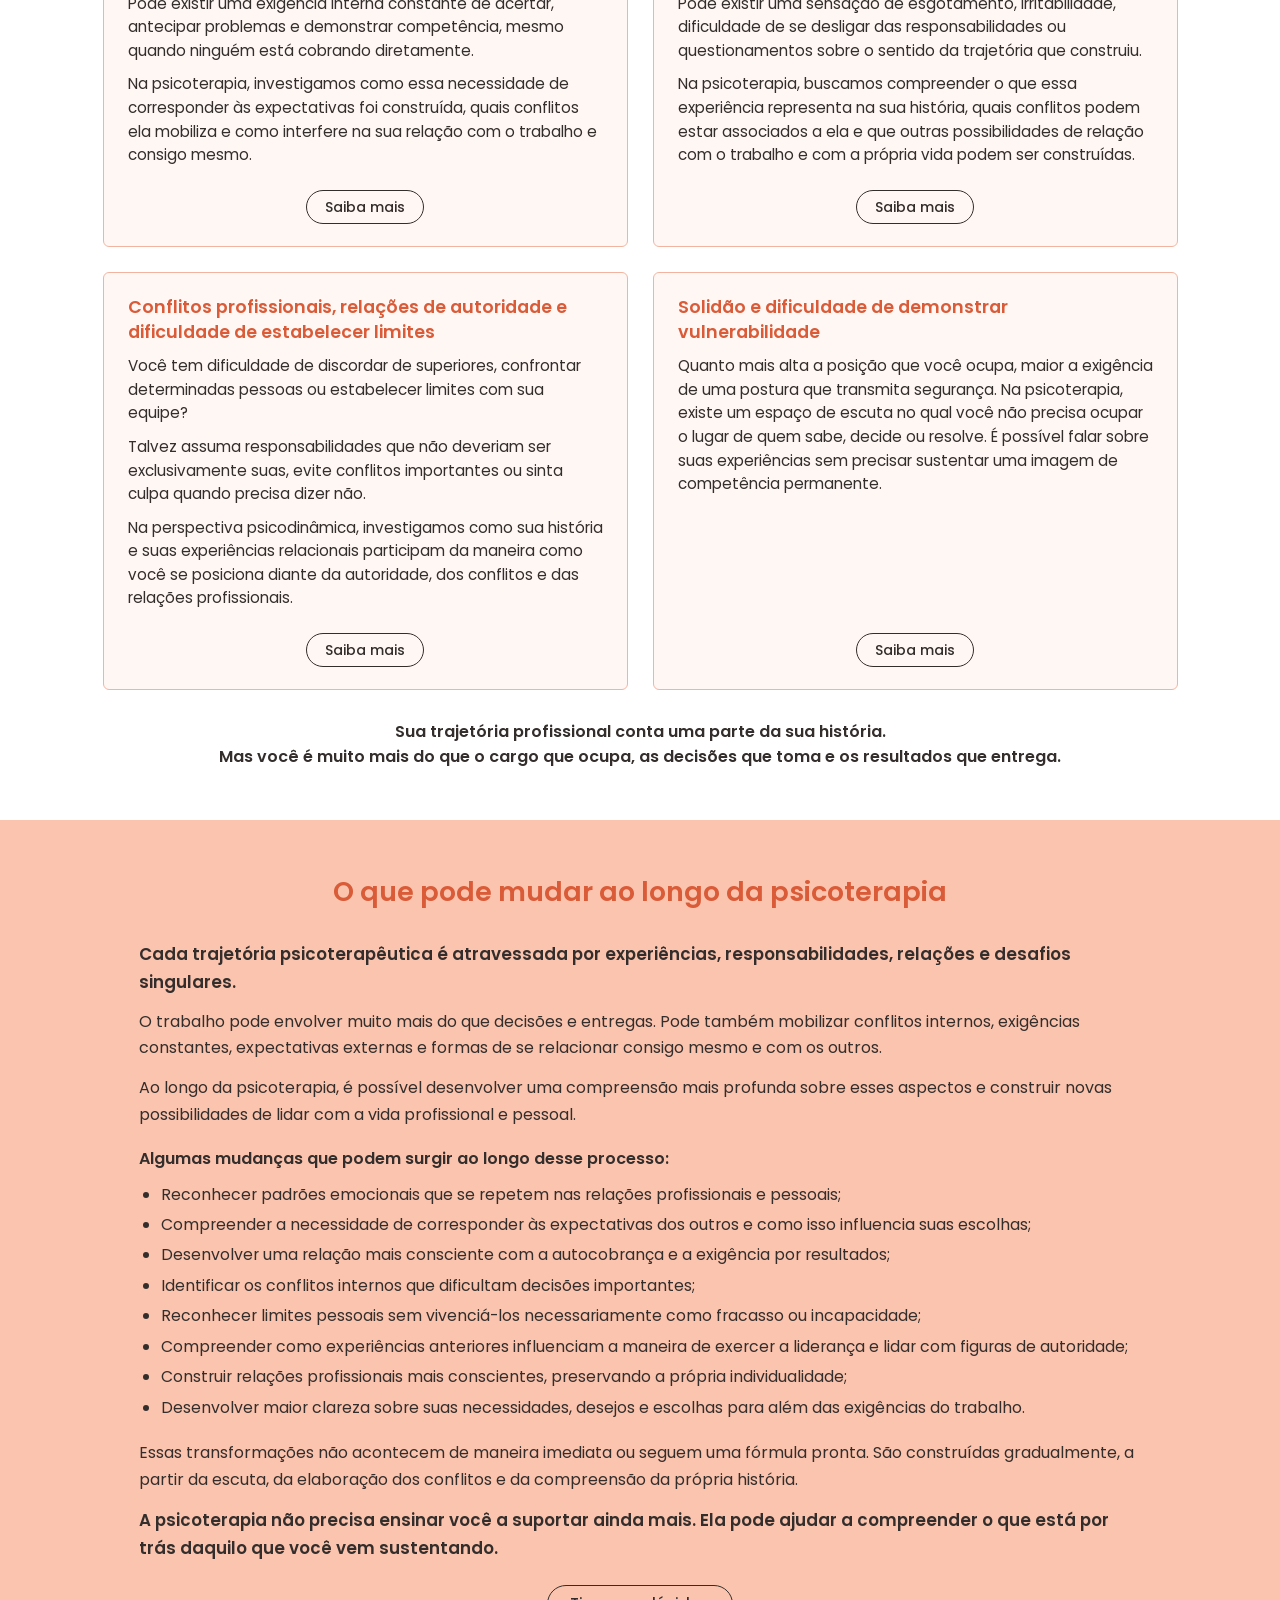
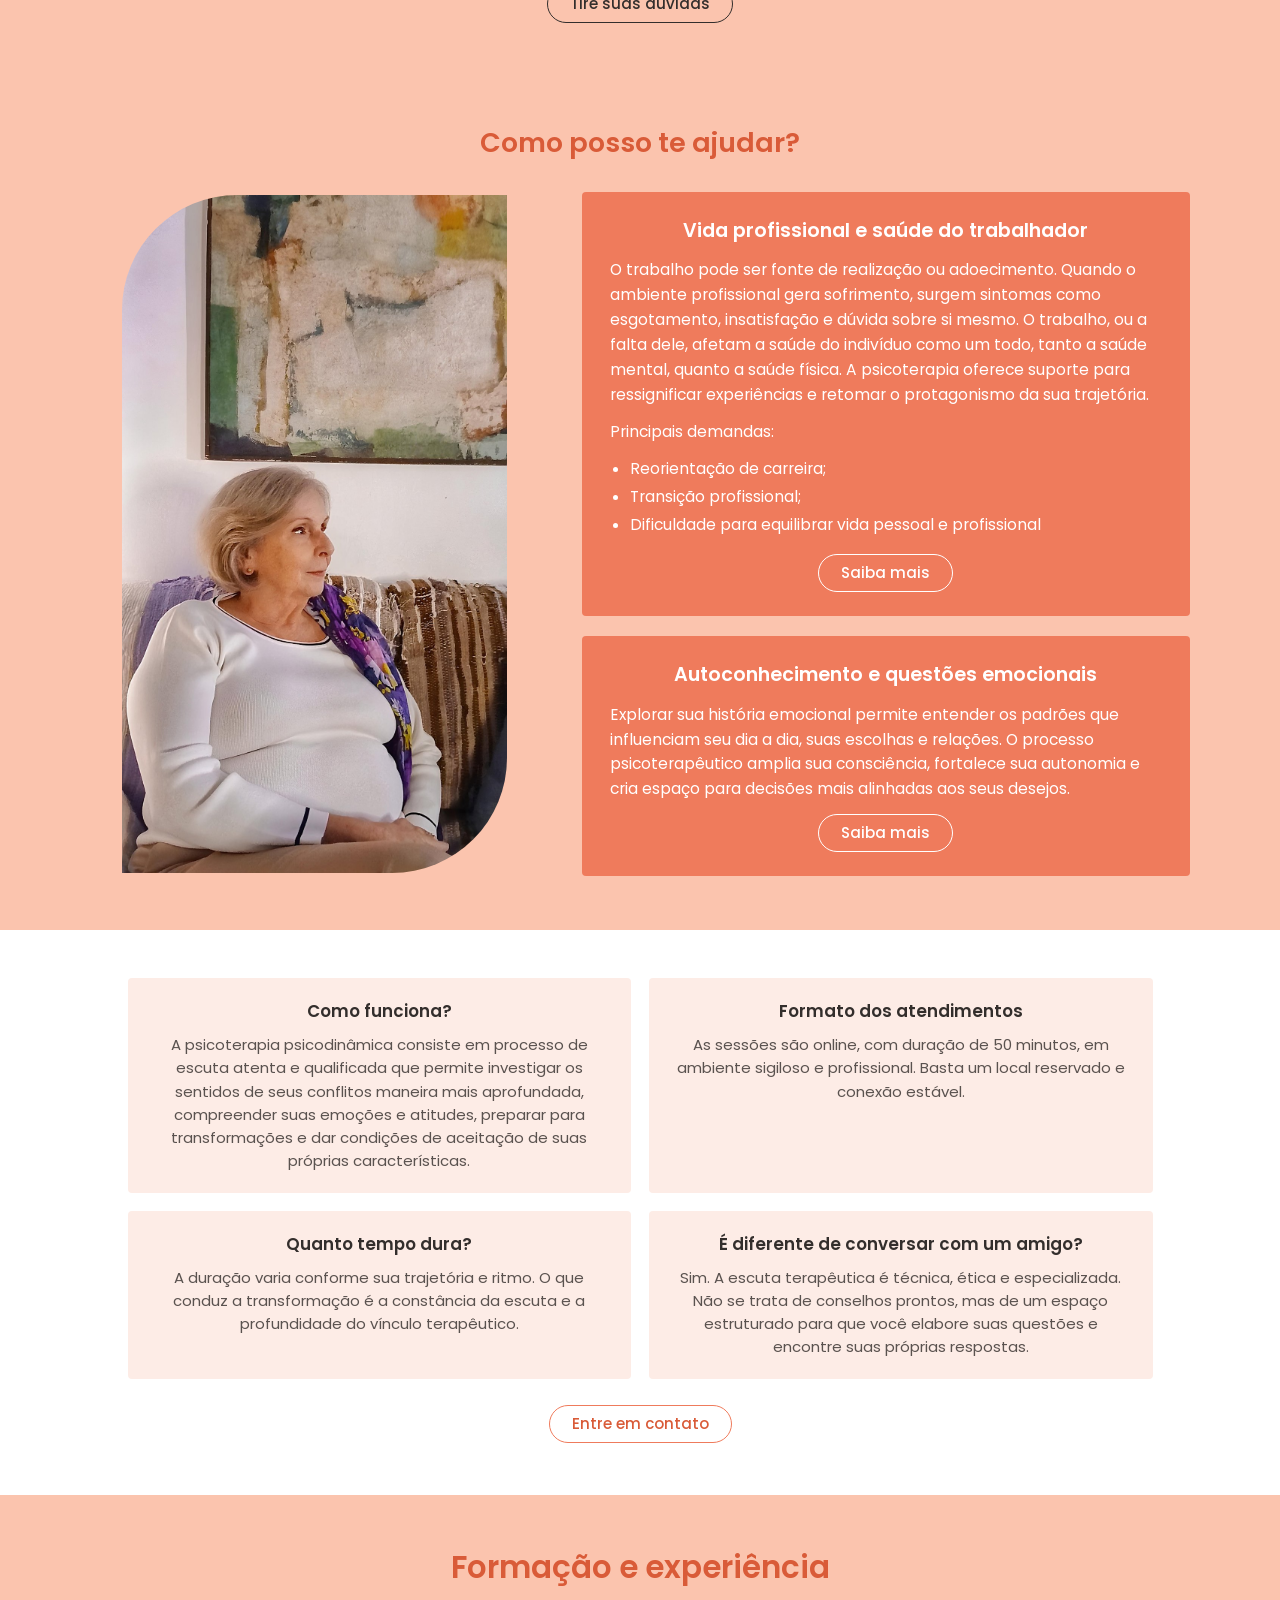
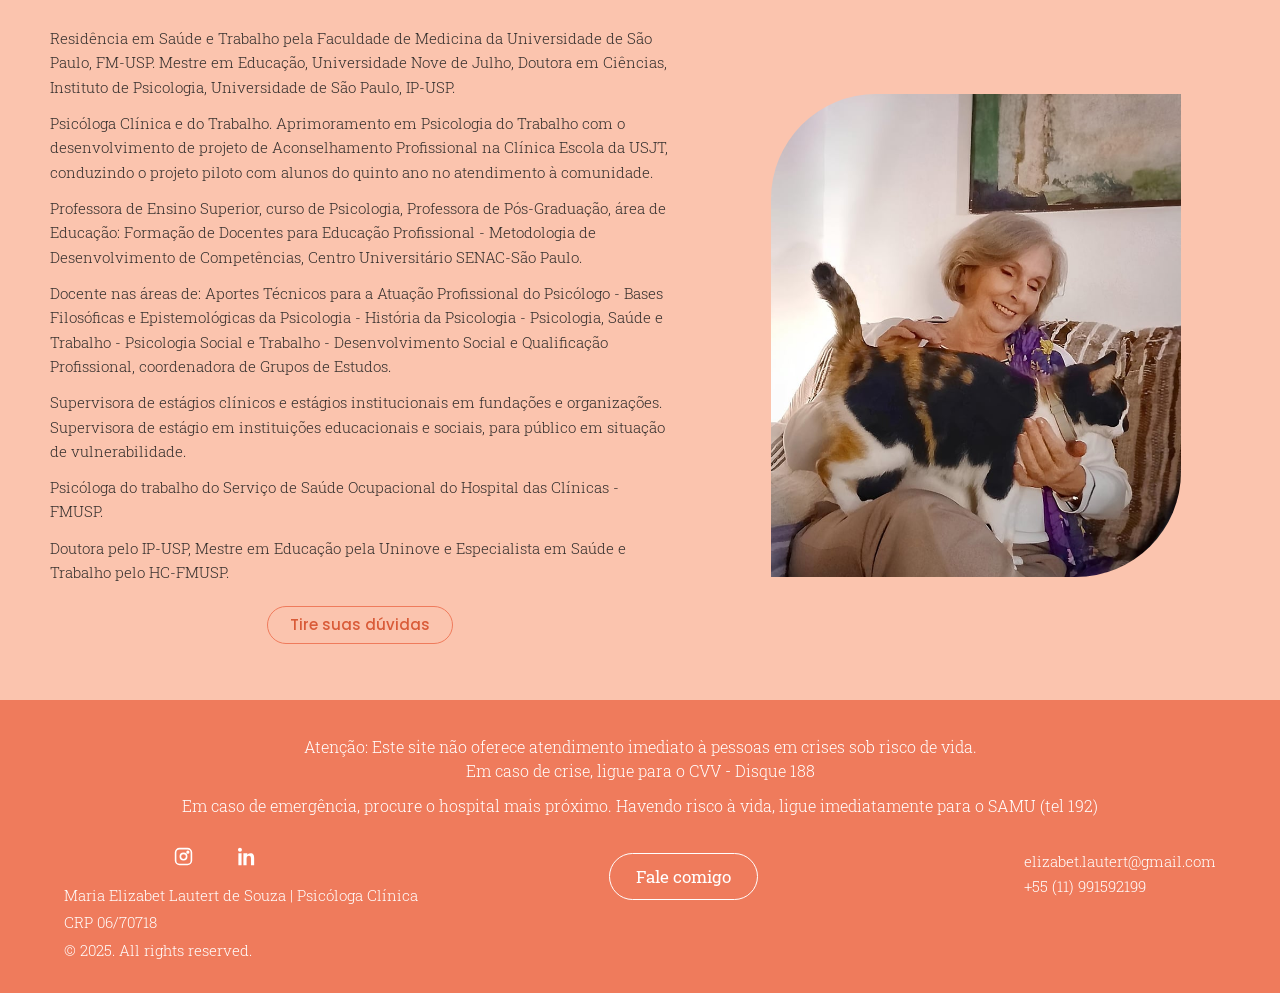
<file: individual.html>
<!DOCTYPE html>
<html lang="pt-BR">
<head>
  <meta charset="UTF-8">
  <meta name="viewport" content="width=device-width, initial-scale=1.0">
  <title>Psicoterapia Individual | Elizabet Lautert - Psicóloga Clínica</title>
  <link rel="preconnect" href="https://fonts.googleapis.com">
  <link rel="preconnect" href="https://fonts.gstatic.com" crossorigin>
  <link href="https://fonts.googleapis.com/css2?family=Alex+Brush&family=Poppins:wght@300;400;500;600;700&family=Roboto+Slab:wght@300;400;500;600&display=swap" rel="stylesheet">
  <link rel="stylesheet" href="style.css">
</head>
<body>

  <!-- CABEÇALHO FIXO -->
  <header class="navbar" id="navbar">
    <div class="container nav-container">
      <a href="index.html" class="logo">
        <img src="imagens/logo.png" alt="Elizabet Lautert - Psicóloga">
      </a>

      <!-- Botão Hambúrguer (Mobile) -->
      <button class="menu-toggle" id="menuToggle" aria-label="Abrir menu" aria-expanded="false">
        <span></span>
        <span></span>
        <span></span>
      </button>

      <!-- Navegação -->
      <nav class="nav-menu" id="navMenu">
        <ul class="nav-links">
          <li><a href="index.html">Home</a></li>
          <li><a href="sobre-mim.html">Sobre mim</a></li>
          <li class="dropdown">
            <a href="index.html#servicos" class="dropdown-toggle active nav-underline">Psicoterapia <span class="arrow">⌄</span></a>
            <ul class="dropdown-menu">
              <li><a href="individual.html" class="active">Individual</a></li>
              <li><a href="grupos.html">Grupos</a></li>
            </ul>
          </li>
          <li><a href="contato.html">Contato</a></li>
        </ul>

        <!-- Ícones Instagram e LinkedIn no Header -->
        <div class="header-socials" aria-label="Redes sociais">
          <a href="https://www.instagram.com/elizabet.lautert.psi/" target="_blank" rel="noopener" aria-label="Instagram" title="Instagram">
            <svg width="15" height="15" viewBox="0 0 24 24" fill="none" stroke="currentColor" stroke-width="2">
              <rect x="2" y="2" width="20" height="20" rx="5"/>
              <circle cx="12" cy="12" r="4"/>
              <circle cx="17.5" cy="6.5" r="1"/>
            </svg>
          </a>
          <a href="https://www.linkedin.com/in/elizabetlautert/" target="_blank" rel="noopener" aria-label="LinkedIn" title="LinkedIn">
            <svg width="15" height="15" viewBox="0 0 24 24" fill="currentColor">
              <path d="M4.98 3.5C4.98 4.88 3.87 6 2.5 6S0 4.88 0 3.5 1.12 1 2.5 1s2.48 1.12 2.48 2.5zM.5 8h4V23h-4V8zm7.5 0h3.8v2.05h.05c.53-1 1.83-2.05 3.77-2.05 4.03 0 4.78 2.65 4.78 6.1V23h-4v-7.8c0-1.86-.03-4.25-2.59-4.25-2.59 0-2.99 2.02-2.99 4.11V23h-4V8z"/>
            </svg>
          </a>
        </div>

        <a href="https://wa.me/message/DOG7KBY77LQ3I1" target="_blank" rel="noopener" class="btn-nav-cta">
          Fale comigo
        </a>
      </nav>
    </div>
  </header>

  <main>
    <!-- 1. SEÇÃO HERO -->
    <section class="indiv-hero-section">
      <div class="container indiv-hero-container">
        <div class="indiv-hero-header">
          <h1 class="script-title indiv-hero-name">Maria Elizabet Lautert de Souza</h1>
          <p class="indiv-crp">CRP 06/70718</p>
        </div>

        <div class="indiv-hero-grid">
          <div class="indiv-hero-image">
            <img src="imagens/foto-hero.jpg" alt="Maria Elizabet Lautert de Souza" class="img-leaf-right-sm">
          </div>

          <div class="indiv-hero-text">
            <p>
              Psicóloga clínica, do trabalho e facilitadora de grupos terapêuticos,<br>
              com mais de 30 anos de experiência.
            </p>
            <a href="https://wa.me/message/DOG7KBY77LQ3I1" target="_blank" rel="noopener" class="btn-outline-coral">
              Agende sua sessão
            </a>
          </div>
        </div>
      </div>
    </section>

    <!-- 2. SEÇÃO PSICOTERAPIA INDIVIDUAL -->
    <section class="indiv-intro-section">
      <div class="container container-medium">
        <h2 class="section-title-coral">Psicoterapia individual</h2>

        <div class="indiv-intro-text">
          <p>
           A psicoterapia individual é um espaço de escuta profunda e estratégica para pessoas que enfrentam desafios emocionais tanto na vida pessoal quanto profissional, em que o sigilo e a privacidade são fundamentais. 
			</p>
          <p>
            Com abordagem psicodinâmica, o atendimento permite identificar padrões inconscientes, repensar escolhas e desenvolver recursos internos para lidar com conflitos e insatisfações.
			</p>
          <p>
            As sessões são online, com sigilo e flexibilidade, facilitando o acesso mesmo com uma rotina exigente.
			</p>
          <p>
            É um processo que promove autoconhecimento, fortalecimento emocional e decisões mais coerentes com quem você é — e com o que deseja construir.
			</p>
        </div>

        <div class="center-action">
          <a href="https://wa.me/message/DOG7KBY77LQ3I1" target="_blank" rel="noopener" class="btn-outline-coral">
            Tire suas dúvidas
          </a>
        </div>
      </div>
    </section>

    <!-- 3. SEÇÃO QUESTÕES QUE COSTUMAM APARECER NO CONSULTÓRIO -->
    <section class="issues-section" id="questoes">
      <div class="container">
        <h2 class="section-title-dark">Questões que costumam aparecer no consultório</h2>
        <p class="section-subtitle">
          Por trás de uma trajetória profissional bem-sucedida, podem existir conflitos, inseguranças e experiências emocionais que que precisam ser elaborados.
		  </p>
		  <p class="section-subtitle">
		  Se você frequentemente precisa sustentar decisões, administrar conflitos, corresponder a expectativas e lidar com responsabilidades que ultrapassam o ambiente de trabalho, a psicoterapia pode ser o espaço ideal para você.
		  </p>

        <div class="issues-grid">
          <!-- Quadrante 1 -->
          <div class="issue-box">
            <div>
              <h3>Autocobrança e necessidade de corresponder às expectativas</h3>
              <p>
                Você é reconhecido pela sua competência, entrega resultados e costuma ser uma referência para outras pessoas. Ainda assim, sente que nunca fez o suficiente?
</p>
<p>
Pode existir uma exigência interna constante de acertar, antecipar problemas e demonstrar competência, mesmo quando ninguém está cobrando diretamente.
</p>
<p>
Na psicoterapia, investigamos como essa necessidade de corresponder às expectativas foi construída, quais conflitos ela mobiliza e como interfere na sua relação com o trabalho e consigo mesmo.
</p>
            </div>
            <div class="card-action">
              <a href="https://wa.me/message/DOG7KBY77LQ3I1" target="_blank" rel="noopener" class="btn-outline-dark btn-sm">Saiba mais</a>
            </div>
          </div>

          <!-- Quadrante 2 -->
          <div class="issue-box">
            <div>
              <h3>Esgotamento emocional e perda de sentido no trabalho</h3>
			  <p>
Você conquistou uma posição profissional importante, mas percebe que o trabalho passou a ocupar um espaço cada vez maior na sua vida?
</p><p>
Pode existir uma sensação de esgotamento, irritabilidade, dificuldade de se desligar das responsabilidades ou questionamentos sobre o sentido da trajetória que construiu.
</p><p>
Na psicoterapia, buscamos compreender o que essa experiência representa na sua história, quais conflitos podem estar associados a ela e que outras possibilidades de relação com o trabalho e com a própria vida podem ser construídas.
            </p></div>
            <div class="card-action">
              <a href="https://wa.me/message/DOG7KBY77LQ3I1" target="_blank" rel="noopener" class="btn-outline-dark btn-sm">Saiba mais</a>
            </div>
          </div>

          <!-- Quadrante 3 -->
          <div class="issue-box">
            <div>
              <h3>Conflitos profissionais, relações de autoridade e dificuldade de estabelecer limites</h3>
<p>Você tem dificuldade de discordar de superiores, confrontar determinadas pessoas ou estabelecer limites com sua equipe?
</p><p>
Talvez assuma responsabilidades que não deveriam ser exclusivamente suas, evite conflitos importantes ou sinta culpa quando precisa dizer não.
</p><p>
Na perspectiva psicodinâmica, investigamos como sua história e suas experiências relacionais participam da maneira como você se posiciona diante da autoridade, dos conflitos e das relações profissionais.
</p>            </div>
            <div class="card-action">
              <a href="https://wa.me/message/DOG7KBY77LQ3I1" target="_blank" rel="noopener" class="btn-outline-dark btn-sm">Saiba mais</a>
            </div>
          </div>

          <!-- Quadrante 4 -->
          <div class="issue-box">
            <div>
              <h3>Solidão e dificuldade de demonstrar vulnerabilidade</h3>
              <p>
Quanto mais alta a posição que você ocupa, maior a exigência de uma postura que transmita segurança. Na psicoterapia, existe um espaço de escuta no qual você não precisa ocupar o lugar de quem sabe, decide ou resolve. É possível falar sobre suas experiências sem precisar sustentar uma imagem de competência permanente.</p>
            </div>
            <div class="card-action">
              <a href="https://wa.me/message/DOG7KBY77LQ3I1" target="_blank" rel="noopener" class="btn-outline-dark btn-sm">Saiba mais</a>
            </div>
          </div>
        </div>

        <p class="issues-closing">
          Sua trajetória profissional conta uma parte da sua história.<br>Mas você é muito mais do que o cargo que ocupa, as decisões que toma e os resultados que entrega.</p>
      </div>
    </section>

    <!-- 4. SEÇÃO O QUE PODE MUDAR AO LONGO DA PSICOTERAPIA -->
    <section class="changes-section" id="mudancas">
      <div class="container container-medium">
        <h2 class="section-title-coral">O que pode mudar ao longo da psicoterapia</h2>

        <p class="lead-bold">
          Cada trajetória psicoterapêutica é atravessada por experiências, responsabilidades, relações e desafios singulares.
        </p>
        <p>
          O trabalho pode envolver muito mais do que decisões e entregas. Pode também mobilizar conflitos internos, exigências constantes, expectativas externas e formas de se relacionar consigo mesmo e com os outros.
</p><p>
Ao longo da psicoterapia, é possível desenvolver uma compreensão mais profunda sobre esses aspectos e construir novas possibilidades de lidar com a vida profissional e pessoal.
</p>

        <p class="list-intro">Algumas mudanças que podem surgir ao longo desse processo:</p>
        <ul class="changes-list">
          <li>Reconhecer padrões emocionais que se repetem nas relações profissionais e pessoais;</li>
          <li>Compreender a necessidade de corresponder às expectativas dos outros e como isso influencia suas escolhas;</li>
          <li>Desenvolver uma relação mais consciente com a autocobrança e a exigência por resultados;</li>
          <li>Identificar os conflitos internos que dificultam decisões importantes;</li>
          <li>Reconhecer limites pessoais sem vivenciá-los necessariamente como fracasso ou incapacidade;</li>
          <li>Compreender como experiências anteriores influenciam a maneira de exercer a liderança e lidar com figuras de autoridade;</li>
          <li>Construir relações profissionais mais conscientes, preservando a própria individualidade;</li>
          <li>Desenvolver maior clareza sobre suas necessidades, desejos e escolhas para além das exigências do trabalho.</li>
        </ul>

        <p>
         Essas transformações não acontecem de maneira imediata ou seguem uma fórmula pronta. São construídas gradualmente, a partir da escuta, da elaboração dos conflitos e da compreensão da própria história. 
		  </p>
		  <p class="lead-bold">
		  A psicoterapia não precisa ensinar você a suportar ainda mais. Ela pode ajudar a compreender o que está por trás daquilo que você vem sustentando.
		  </p>

        <div class="center-action">
          <a href="https://wa.me/message/DOG7KBY77LQ3I1" target="_blank" rel="noopener" class="btn-outline-dark">
            Tire suas dúvidas
          </a>
        </div>
      </div>
    </section>

    <!-- 5. SEÇÃO COMO POSSO TE AJUDAR? -->
    <section class="help-section" id="como-ajudar">
      <div class="container">
        <h2 class="section-title-coral">Como posso te ajudar?</h2>
        <div class="help-grid">
          <div class="help-image">
            <img src="imagens/foto-ajuda.jpg" alt="Como posso te ajudar" class="img-leaf-left">
          </div>

          <div class="help-cards">
            <!-- Card 1 -->
            <div class="coral-card">
              <h3>Vida profissional e saúde do trabalhador</h3>
              <p>
                O trabalho pode ser fonte de realização ou adoecimento. Quando o ambiente profissional gera sofrimento, surgem sintomas como esgotamento, insatisfação e dúvida sobre si mesmo. O trabalho, ou a falta dele, afetam a saúde do indivíduo como um todo, tanto a saúde mental, quanto a saúde física.
A psicoterapia oferece suporte para ressignificar experiências e retomar o protagonismo da sua trajetória.
</p>
<p>
Principais demandas:
</p>
              <ul>
                <li>Reorientação de carreira;</li>
                <li>Transição profissional;</li>
                <li>Dificuldade para equilibrar vida pessoal e profissional</li>
              </ul>
              <div class="card-action">
                <a href="#questoes" class="btn-outline-white">Saiba mais</a>
              </div>
            </div>

            <!-- Card 2 -->
            <div class="coral-card">
              <h3>Autoconhecimento e questões emocionais</h3>
              <p>
                Explorar sua história emocional permite entender os padrões que influenciam seu dia a dia, suas escolhas e relações. O processo psicoterapêutico amplia sua consciência, fortalece sua autonomia e cria espaço para decisões mais alinhadas aos seus desejos.
				</p>
              <div class="card-action">
                <a href="#questoes" class="btn-outline-white">Saiba mais</a>
              </div>
            </div>
          </div>
        </div>
      </div>
    </section>

    <!-- 6. SEÇÃO COMO FUNCIONA O ATENDIMENTO (4 QUADROS) -->
    <section class="faq-boxes-section">
      <div class="container">
        <div class="faq-boxes-grid">
          <div class="faq-peach-box">
            <h3>Como funciona?</h3>
            <p>
              A psicoterapia psicodinâmica consiste em processo de escuta atenta e qualificada que permite investigar os sentidos de seus conflitos maneira mais aprofundada, compreender suas emoções e atitudes, preparar para transformações e dar condições de aceitação de suas próprias características.
			  </p>
          </div>

          <div class="faq-peach-box">
            <h3>Formato dos atendimentos</h3>
            <p>
              As sessões são online, com duração de 50 minutos, em ambiente sigiloso e profissional. Basta um local reservado e conexão estável.
			  </p>
          </div>

          <div class="faq-peach-box">
            <h3>Quanto tempo dura?</h3>
            <p>
              A duração varia conforme sua trajetória e ritmo. O que conduz a transformação é a constância da escuta e a profundidade do vínculo terapêutico.
			  </p>
          </div>

          <div class="faq-peach-box">
            <h3>É diferente de conversar com um amigo?</h3>
            <p>
			Sim. A escuta terapêutica é técnica, ética e especializada. Não se trata de conselhos prontos, mas de um espaço estruturado para que você elabore suas questões e encontre suas próprias respostas.
			</p>
          </div>
        </div>

        <div class="center-action faq-action">
          <a href="https://wa.me/message/DOG7KBY77LQ3I1" target="_blank" rel="noopener" class="btn-outline-coral">
            Entre em contato
          </a>
        </div>
      </div>
    </section>

    <!-- 7. SEÇÃO FORMAÇÃO E EXPERIÊNCIA -->
    <section class="education-section">
      <div class="container">
        <h2 class="education-title">Formação e experiência</h2>

        <div class="education-grid">
          <div class="education-text">
            <p>
              Residência em Saúde e Trabalho pela Faculdade de Medicina da Universidade de São Paulo, FM-USP. Mestre em Educação, Universidade Nove de Julho, Doutora em Ciências, Instituto de Psicologia, Universidade de São Paulo, IP-USP.
            </p>
            <p>
              Psicóloga Clínica e do Trabalho. Aprimoramento em Psicologia do Trabalho com o desenvolvimento de projeto de Aconselhamento Profissional na Clínica Escola da USJT, conduzindo o projeto piloto com alunos do quinto ano no atendimento à comunidade.
            </p>
            <p>
              Professora de Ensino Superior, curso de Psicologia, Professora de Pós-Graduação, área de Educação: Formação de Docentes para Educação Profissional - Metodologia de Desenvolvimento de Competências, Centro Universitário SENAC-São Paulo.
            </p>
            <p>
              Docente nas áreas de: Aportes Técnicos para a Atuação Profissional do Psicólogo - Bases Filosóficas e Epistemológicas da Psicologia - História da Psicologia - Psicologia, Saúde e Trabalho - Psicologia Social e Trabalho - Desenvolvimento Social e Qualificação Profissional, coordenadora de Grupos de Estudos.
            </p>
            <p>
              Supervisora de estágios clínicos e estágios institucionais em fundações e organizações. Supervisora de estágio em instituições educacionais e sociais, para público em situação de vulnerabilidade.
            </p>
            <p>
              Psicóloga do trabalho do Serviço de Saúde Ocupacional do Hospital das Clínicas - FMUSP.
            </p>
            <p>
              Doutora pelo IP-USP, Mestre em Educação pela Uninove e Especialista em Saúde e Trabalho pelo HC-FMUSP.
            </p>

            <div class="education-action">
              <a href="https://wa.me/message/DOG7KBY77LQ3I1" target="_blank" rel="noopener" class="btn-outline-coral">
                Tire suas dúvidas
              </a>
            </div>
          </div>

          <div class="education-image">
            <img src="imagens/foto-formacao.jpg" alt="Elizabet Lautert - Formação e experiência" class="img-leaf-left">
          </div>
        </div>
      </div>
    </section>
  </main>

  <!-- RODAPÉ -->
  <footer class="footer" id="contato">
    <div class="container footer-container">
      <!-- Aviso de Emergência Centralizado no Topo -->
      <div class="footer-disclaimer">
        <p>Atenção: Este site não oferece atendimento imediato à pessoas em crises sob risco de vida.</p>
        <p>Em caso de crise, ligue para o CVV - Disque 188</p>
        <p class="footer-emergency-line">Em caso de emergência, procure o hospital mais próximo. Havendo risco à vida, ligue imediatamente para o SAMU (tel 192)</p>
      </div>

      <!-- Grade Inferior em 3 Colunas -->
      <div class="footer-grid">
        <!-- Coluna Esquerda: Ícones sociais + Nome, CRP e Copyright -->
        <div class="footer-col-left">
          <div class="footer-socials">
            <a href="https://www.instagram.com/elizabet.lautert.psi/" target="_blank" rel="noopener" aria-label="Instagram" title="Instagram">
              <svg width="16" height="16" viewBox="0 0 24 24" fill="none" stroke="currentColor" stroke-width="2">
                <rect x="2" y="2" width="20" height="20" rx="5"/>
                <circle cx="12" cy="12" r="4"/>
                <circle cx="17.5" cy="6.5" r="1"/>
              </svg>
            </a>
            <a href="https://www.linkedin.com/in/elizabetlautert/" target="_blank" rel="noopener" aria-label="LinkedIn" title="LinkedIn">
              <svg width="15" height="15" viewBox="0 0 24 24" fill="currentColor">
                <path d="M4.98 3.5C4.98 4.88 3.87 6 2.5 6S0 4.88 0 3.5 1.12 1 2.5 1s2.48 1.12 2.48 2.5zM.5 8h4V23h-4V8zm7.5 0h3.8v2.05h.05c.53-1 1.83-2.05 3.77-2.05 4.03 0 4.78 2.65 4.78 6.1V23h-4v-7.8c0-1.86-.03-4.25-2.59-4.25-2.59 0-2.99 2.02-2.99 4.11V23h-4V8z"/>
              </svg>
            </a>
          </div>

          <div class="footer-info">
            <p>Maria Elizabet Lautert de Souza | Psicóloga Clínica</p>
            <p>CRP 06/70718</p>
            <p>© 2025. All rights reserved.</p>
          </div>
        </div>

        <!-- Coluna Central: Botão Fale comigo -->
        <div class="footer-col-center">
          <a href="https://wa.me/message/DOG7KBY77LQ3I1" target="_blank" rel="noopener" class="btn-footer-cta">
            Fale comigo
          </a>
        </div>

        <!-- Coluna Direita: E-mail e Telefone -->
        <div class="footer-col-right">
          <p><a href="mailto:elizabet.lautert@gmail.com">elizabet.lautert@gmail.com</a></p>
          <p><a href="https://wa.me/message/DOG7KBY77LQ3I1" target="_blank" rel="noopener">+55 (11) 991592199</a></p>
        </div>
      </div>
    </div>
  </footer>

  <!-- BOTÃO FLUTUANTE WHATSAPP -->
  <a href="https://wa.me/5511991592199" target="_blank" rel="noopener" class="whatsapp-float" aria-label="Conversar no WhatsApp" title="Fale comigo no WhatsApp">
    <svg viewBox="0 0 32 32" width="28" height="28" fill="#ffffff">
      <path d="M16.004 3.2c-7.06 0-12.8 5.74-12.8 12.8 0 2.256.59 4.458 1.71 6.398L3.1 29.02l6.8-1.784a12.74 12.74 0 0 0 6.104 1.556h.006c7.058 0 12.796-5.74 12.796-12.8 0-3.42-1.332-6.636-3.75-9.054A12.716 12.716 0 0 0 16.004 3.2zm0 23.432h-.004a10.61 10.61 0 0 1-5.408-1.48l-.388-.23-4.034 1.058 1.076-3.932-.252-.402a10.59 10.59 0 0 1-1.626-5.646c0-5.864 4.772-10.636 10.64-10.636 2.84 0 5.51 1.108 7.518 3.118a10.566 10.566 0 0 1 3.114 7.522c0 5.864-4.772 10.628-10.636 10.628zm5.834-7.964c-.32-.16-1.892-.934-2.186-1.04-.294-.106-.508-.16-.72.16-.214.32-.826 1.04-1.014 1.254-.186.214-.374.24-.694.08-.32-.16-1.35-.498-2.572-1.588-.95-.848-1.592-1.896-1.778-2.216-.186-.32-.02-.494.14-.652.144-.144.32-.374.48-.56.16-.188.214-.32.32-.534.106-.214.054-.4-.026-.56-.08-.16-.72-1.734-.986-2.374-.26-.624-.524-.54-.72-.55l-.614-.01c-.214 0-.56.08-.854.4-.294.32-1.12 1.094-1.12 2.668s1.146 3.094 1.306 3.308c.16.214 2.256 3.444 5.466 4.83.764.33 1.36.526 1.824.674.766.244 1.464.21 2.016.126.614-.092 1.892-.774 2.158-1.52.266-.748.266-1.388.186-1.52-.08-.134-.294-.214-.614-.374z"/>
    </svg>
  </a>

  <!-- SCRIPT PARA MENU MOBILE E DROPDOWN -->
  <script>
    const menuToggle = document.getElementById('menuToggle');
    const navMenu = document.getElementById('navMenu');
    const dropdown = document.querySelector('.dropdown');

    menuToggle.addEventListener('click', () => {
      const isOpen = navMenu.classList.toggle('active');
      menuToggle.classList.toggle('open');
      menuToggle.setAttribute('aria-expanded', isOpen);
    });

    document.querySelectorAll('.nav-links a:not(.dropdown-toggle)').forEach(link => {
      link.addEventListener('click', () => {
        navMenu.classList.remove('active');
        menuToggle.classList.remove('open');
        menuToggle.setAttribute('aria-expanded', 'false');
      });
    });

    dropdown.querySelector('.dropdown-toggle').addEventListener('click', (e) => {
      if (window.innerWidth <= 920) {
        e.preventDefault();
        dropdown.classList.toggle('open');
      }
    });
	
	document.addEventListener("DOMContentLoaded", () => {
  const selectors = [
    "section h1",
    "section h2",
    "section p",
    "section ul",
    "section .coral-banner",
    "section .coral-card",
    "section .issue-box",
    "section .peach-service-card",
    "section .approach-coral-box",
    "section .faq-peach-box",
    "section .hero-image",
    "section .about-image",
    "section .about-page-photo",
    "section .help-image",
    "section .services-image",
    "section .indiv-hero-image",
    "section .grupos-hero-image",
    "section .education-image",
    "section .center-action",
    "section .approach-action",
    "section .faq-action",
    "section .education-action",
    "section .contact-page-action",
    ".hero-btn",
    ".about-page-hero .btn-outline-coral",
    ".indiv-hero-text .btn-outline-coral",
    ".grupos-hero-text .btn-outline-coral",
    ".contact-page-socials",
    ".contact-page-details",
    ".footer-disclaimer",
    ".footer-col-left",
    ".footer-col-center",
    ".footer-col-right"
  ];

  // Evita animar textos/botões duplamente quando já estão dentro de um card
  const elements = Array.from(document.querySelectorAll(selectors.join(", "))).filter(
    (el) =>
      !el.parentElement.closest(
        ".coral-banner, .coral-card, .issue-box, .peach-service-card, .approach-coral-box, .faq-peach-box"
      )
  );

  elements.forEach((el) => el.classList.add("reveal-up"));

  const observer = new IntersectionObserver(
    (entries, obs) => {
      let visibleIndex = 0;

      entries.forEach((entry) => {
        if (!entry.isIntersecting) return;

        const delay = Math.min(visibleIndex * 75, 300);
        entry.target.style.transitionDelay = `${delay}ms`;
        entry.target.classList.add("is-visible");

        // Limpa o delay após a entrada para não atrasar efeitos de hover
        setTimeout(() => {
          entry.target.style.transitionDelay = "";
        }, 650 + delay);

        obs.unobserve(entry.target);
        visibleIndex++;
      });
    },
    {
      threshold: 0.12,
      rootMargin: "0px 0px -35px 0px"
    }
  );

  elements.forEach((el) => observer.observe(el));
});
  </script>
</body>
</html>
</file>
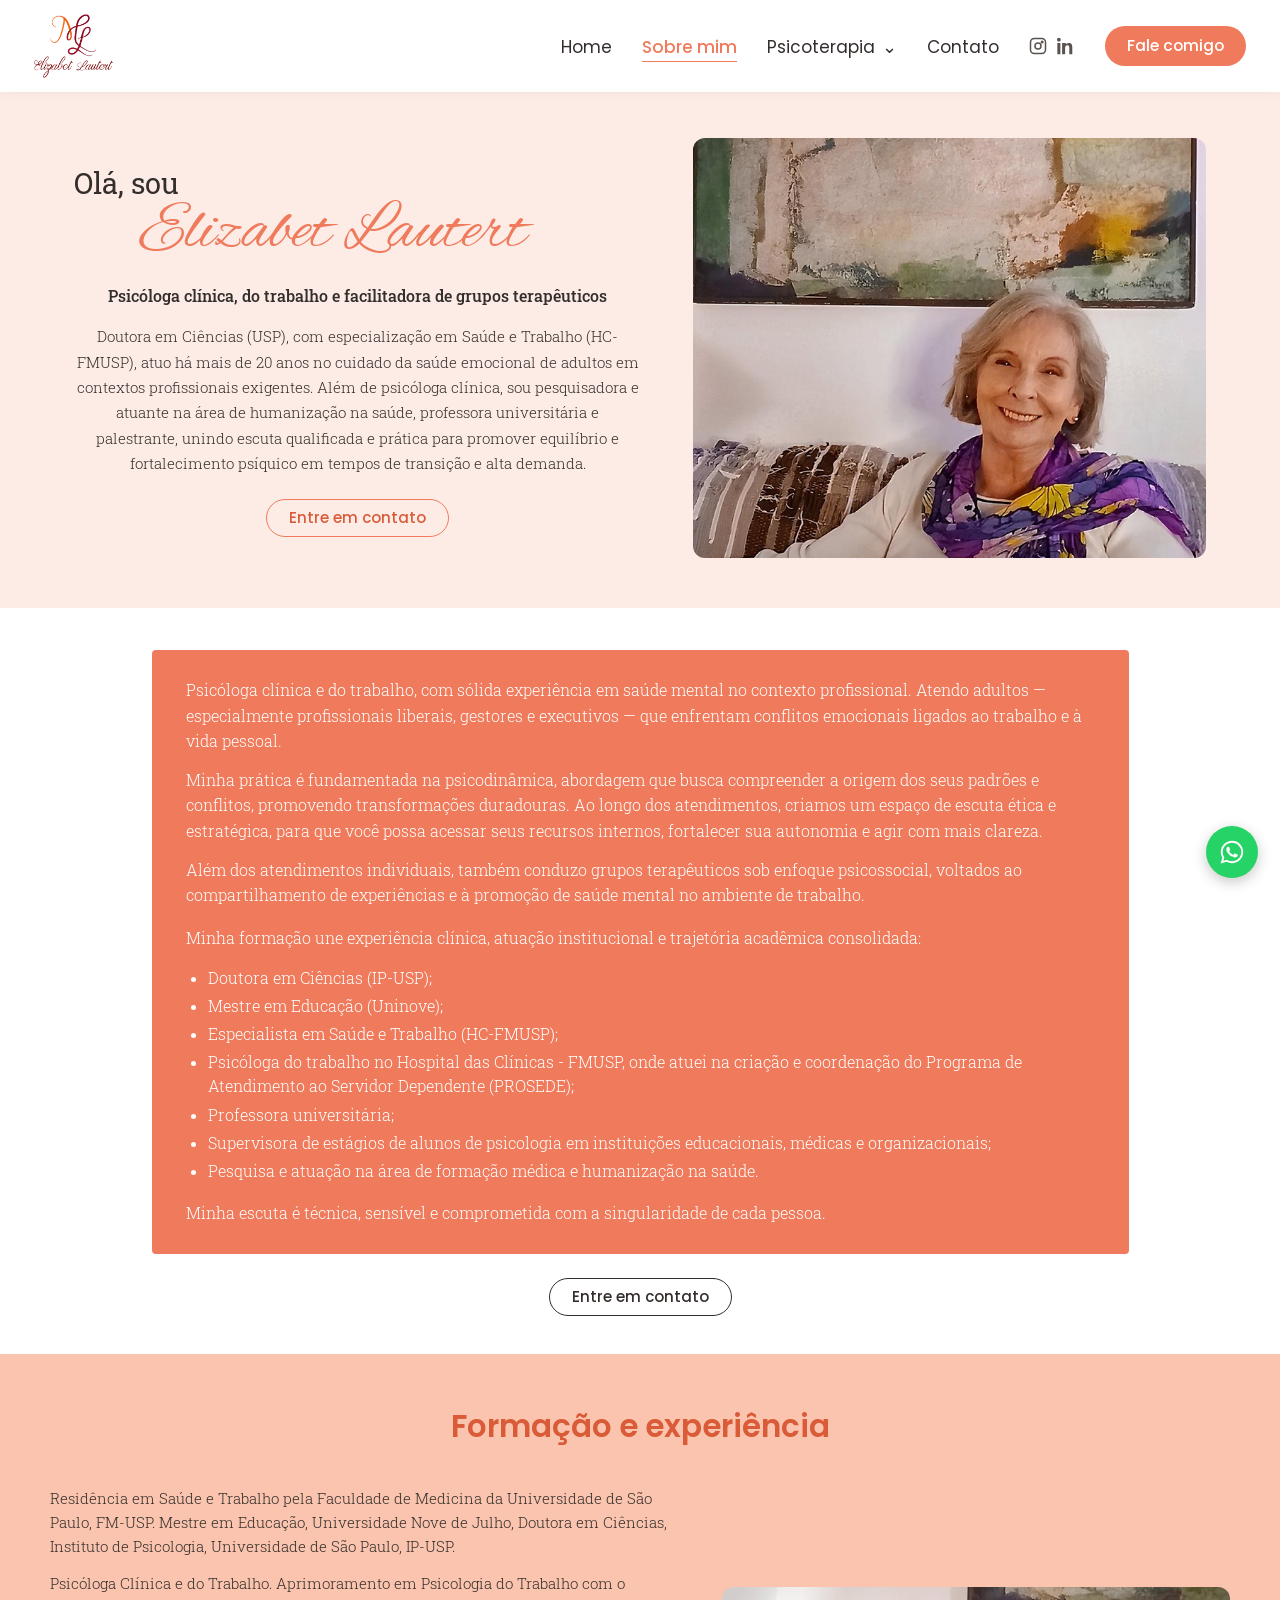
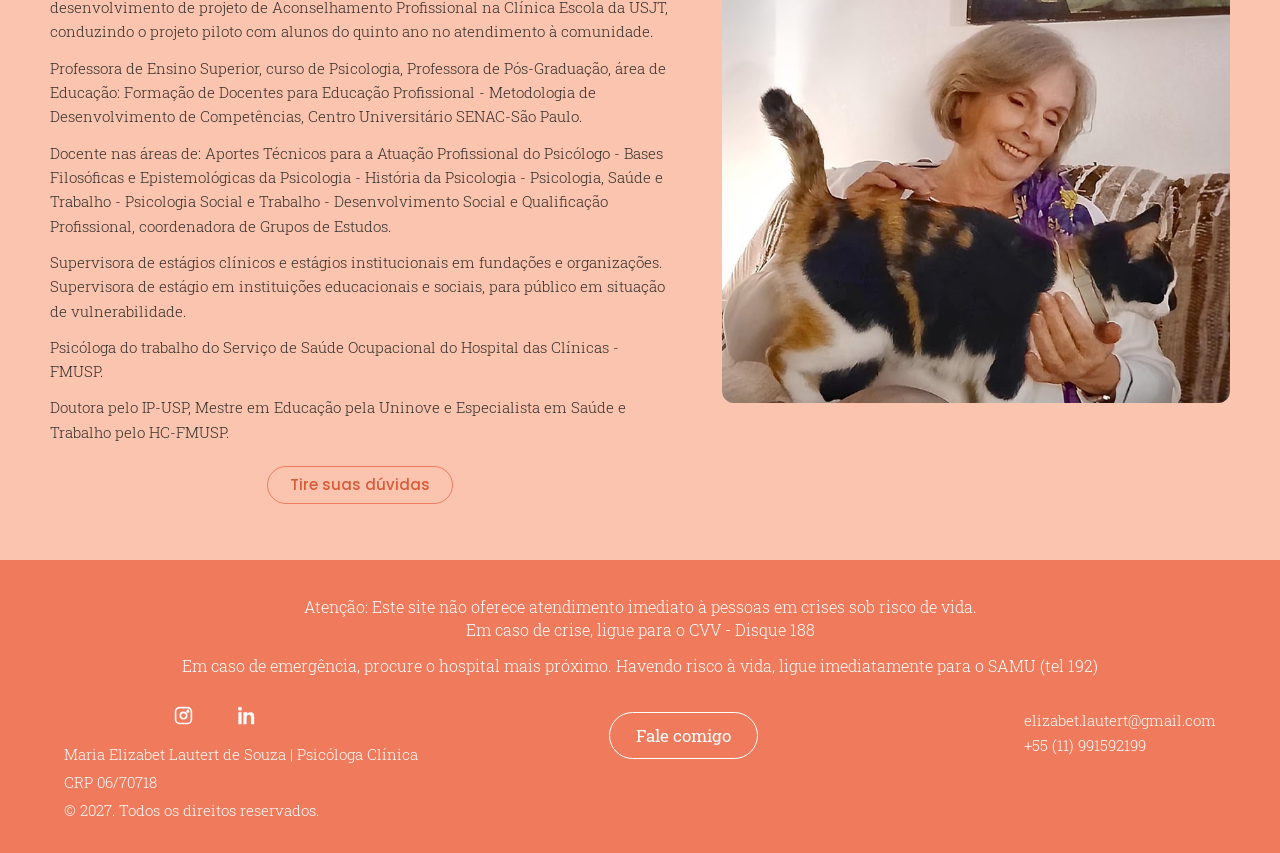
<file: sobre-mim.html>
<!DOCTYPE html>
<html lang="pt-BR">
<head>
  <meta charset="UTF-8">
  <meta name="viewport" content="width=device-width, initial-scale=1.0">
  <title>Some Mim | Elizabet Lautert - Psicóloga Clínica</title>
  <link rel="preconnect" href="https://fonts.googleapis.com">
  <link rel="preconnect" href="https://fonts.gstatic.com" crossorigin>
  <link href="https://fonts.googleapis.com/css2?family=Alex+Brush&family=Poppins:wght@300;400;500;600;700&family=Roboto+Slab:wght@300;400;500;600&display=swap" rel="stylesheet">
  <link rel="stylesheet" href="style.css">
</head>
<body>

  <!-- CABEÇALHO FIXO -->
  <header class="navbar" id="navbar">
    <div class="container nav-container">
      <a href="index.html" class="logo">
        <img src="imagens/logo.png" alt="Elizabet Lautert - Psicóloga">
      </a>

      <!-- Botão Hambúrguer (Mobile) -->
      <button class="menu-toggle" id="menuToggle" aria-label="Abrir menu" aria-expanded="false">
        <span></span>
        <span></span>
        <span></span>
      </button>

      <!-- Navegação -->
      <nav class="nav-menu" id="navMenu">
        <ul class="nav-links">
          <li><a href="index.html">Home</a></li>
          <li><a href="sobre-mim.html" class="active nav-underline">Sobre mim</a></li>
          <li class="dropdown">
            <a href="index.html#servicos" class="dropdown-toggle">Psicoterapia <span class="arrow">⌄</span></a>
            <ul class="dropdown-menu">
              <li><a href="individual.html">Individual</a></li>
              <li><a href="grupos.html">Grupos</a></li>
            </ul>
          </li>
          <li><a href="contato.html">Contato</a></li>
        </ul>

        <!-- Ícones Instagram e LinkedIn no Header -->
        <div class="header-socials" aria-label="Redes sociais">
          <a href="https://www.instagram.com/elizabet.lautert.psi/" target="_blank" rel="noopener" aria-label="Instagram" title="Instagram">
            <svg width="15" height="15" viewBox="0 0 24 24" fill="none" stroke="currentColor" stroke-width="2">
              <rect x="2" y="2" width="20" height="20" rx="5"/>
              <circle cx="12" cy="12" r="4"/>
              <circle cx="17.5" cy="6.5" r="1"/>
            </svg>
          </a>
          <a href="https://www.linkedin.com/in/elizabetlautert/" target="_blank" rel="noopener" aria-label="LinkedIn" title="LinkedIn">
            <svg width="15" height="15" viewBox="0 0 24 24" fill="currentColor">
              <path d="M4.98 3.5C4.98 4.88 3.87 6 2.5 6S0 4.88 0 3.5 1.12 1 2.5 1s2.48 1.12 2.48 2.5zM.5 8h4V23h-4V8zm7.5 0h3.8v2.05h.05c.53-1 1.83-2.05 3.77-2.05 4.03 0 4.78 2.65 4.78 6.1V23h-4v-7.8c0-1.86-.03-4.25-2.59-4.25-2.59 0-2.99 2.02-2.99 4.11V23h-4V8z"/>
            </svg>
          </a>
        </div>

        <a href="https://wa.me/message/DOG7KBY77LQ3I1" target="_blank" rel="noopener" class="btn-nav-cta">
          Fale comigo
        </a>
      </nav>
    </div>
  </header>

  <main>
    <!-- 1. SEÇÃO APRESENTAÇÃO (OLÁ, SOU ELIZABET LAUTERT) -->
    <section class="about-page-hero">
      <div class="container about-page-hero-grid">
        <div class="about-page-intro">
          <h1 class="about-page-heading">
            <span class="hello-serif">Olá, sou</span>
            <span class="script-title about-page-name">Elizabet Lautert</span>
          </h1>

          <p class="about-page-subtitle">
            Psicóloga clínica, do trabalho e facilitadora de grupos terapêuticos
          </p>

          <p class="about-page-bio">
           Doutora em Ciências (USP), com especialização em Saúde e Trabalho (HC-FMUSP), atuo há mais de 20 anos no cuidado da saúde emocional de adultos em contextos profissionais exigentes. Além de psicóloga clínica, sou pesquisadora e atuante na área de humanização na saúde, professora universitária e palestrante, unindo escuta qualificada e prática para promover equilíbrio e fortalecimento psíquico em tempos de transição e alta demanda. 
			</p>

          <div class="center-action">
            <a href="https://wa.me/message/DOG7KBY77LQ3I1" target="_blank" rel="noopener" class="btn-outline-coral">
              Entre em contato
            </a>
          </div>
        </div>

        <div class="about-page-photo">
          <img src="imagens/foto-sobre.jpg" alt="Elizabet Lautert">
        </div>
      </div>
    </section>

    <!-- 2. SEÇÃO ABORDAGEM E TRAJETÓRIA (BLOCO CORAL) -->
    <section class="about-approach-section">
      <div class="container container-coral-box">
        <div class="approach-coral-box">
          <p>
            Psicóloga clínica e do trabalho, com sólida experiência em saúde mental no contexto profissional. Atendo adultos — especialmente profissionais liberais, gestores e executivos — que enfrentam conflitos emocionais ligados ao trabalho e à vida pessoal.
          </p>
          <p>
            Minha prática é fundamentada na psicodinâmica, abordagem que busca compreender a origem dos seus padrões e conflitos, promovendo transformações duradouras. Ao longo dos atendimentos, criamos um espaço de escuta ética e estratégica, para que você possa acessar seus recursos internos, fortalecer sua autonomia e agir com mais clareza.
          </p>
          <p>
            Além dos atendimentos individuais, também conduzo grupos terapêuticos sob enfoque psicossocial, voltados ao compartilhamento de experiências e à promoção de saúde mental no ambiente de trabalho.
          </p>

          <p class="approach-list-title">
            Minha formação une experiência clínica, atuação institucional e trajetória acadêmica consolidada:
          </p>

          <ul class="approach-list">
            <li>Doutora em Ciências (IP-USP);</li>
            <li>Mestre em Educação (Uninove);</li>
            <li>Especialista em Saúde e Trabalho (HC-FMUSP);</li>
            <li>Psicóloga do trabalho no Hospital das Clínicas - FMUSP, onde atuei na criação e coordenação do Programa de Atendimento ao Servidor Dependente (PROSEDE);</li>
            <li>Professora universitária;</li>
            <li>Supervisora de estágios de alunos de psicologia em instituições educacionais, médicas e organizacionais;</li>
            <li>Pesquisa e atuação na área de formação médica e humanização na saúde.</li>
          </ul>

          <p class="approach-closing">
            Minha escuta é técnica, sensível e comprometida com a singularidade de cada pessoa.
          </p>
        </div>

        <div class="center-action approach-action">
          <a href="https://wa.me/message/DOG7KBY77LQ3I1" target="_blank" rel="noopener" class="btn-outline-dark">
            Entre em contato
          </a>
        </div>
      </div>
    </section>

    <!-- 3. SEÇÃO FORMAÇÃO E EXPERIÊNCIA -->
    <section class="education-section">
      <div class="container">
        <h2 class="education-title">Formação e experiência</h2>

        <div class="education-grid">
          <div class="education-text">
            <p>
              Residência em Saúde e Trabalho pela Faculdade de Medicina da Universidade de São Paulo, FM-USP. Mestre em Educação, Universidade Nove de Julho, Doutora em Ciências, Instituto de Psicologia, Universidade de São Paulo, IP-USP.
            </p>
            <p>
              Psicóloga Clínica e do Trabalho. Aprimoramento em Psicologia do Trabalho com o desenvolvimento de projeto de Aconselhamento Profissional na Clínica Escola da USJT, conduzindo o projeto piloto com alunos do quinto ano no atendimento à comunidade.
            </p>
            <p>
              Professora de Ensino Superior, curso de Psicologia, Professora de Pós-Graduação, área de Educação: Formação de Docentes para Educação Profissional - Metodologia de Desenvolvimento de Competências, Centro Universitário SENAC-São Paulo.
            </p>
            <p>
              Docente nas áreas de: Aportes Técnicos para a Atuação Profissional do Psicólogo - Bases Filosóficas e Epistemológicas da Psicologia - História da Psicologia - Psicologia, Saúde e Trabalho - Psicologia Social e Trabalho - Desenvolvimento Social e Qualificação Profissional, coordenadora de Grupos de Estudos.
            </p>
            <p>
              Supervisora de estágios clínicos e estágios institucionais em fundações e organizações. Supervisora de estágio em instituições educacionais e sociais, para público em situação de vulnerabilidade.
            </p>
            <p>
              Psicóloga do trabalho do Serviço de Saúde Ocupacional do Hospital das Clínicas - FMUSP.
            </p>
            <p>
              Doutora pelo IP-USP, Mestre em Educação pela Uninove e Especialista em Saúde e Trabalho pelo HC-FMUSP.
            </p>

            <div class="education-action">
              <a href="https://wa.me/message/DOG7KBY77LQ3I1" target="_blank" rel="noopener" class="btn-outline-coral">
                Tire suas dúvidas
              </a>
            </div>
          </div>

          <div class="education-image">
            <img src="imagens/foto-formacao.jpg" alt="Elizabet Lautert - Formação e experiência">
          </div>
        </div>
      </div>
    </section>
  </main>

  <!-- RODAPÉ -->
  <footer class="footer" id="contato">
    <div class="container footer-container">
      <!-- Aviso de Emergência Centralizado no Topo -->
      <div class="footer-disclaimer">
        <p>Atenção: Este site não oferece atendimento imediato à pessoas em crises sob risco de vida.</p>
        <p>Em caso de crise, ligue para o CVV - Disque 188</p>
        <p class="footer-emergency-line">Em caso de emergência, procure o hospital mais próximo. Havendo risco à vida, ligue imediatamente para o SAMU (tel 192)</p>
      </div>

      <!-- Grade Inferior em 3 Colunas -->
      <div class="footer-grid">
        <!-- Coluna Esquerda: Ícones sociais + Nome, CRP e Copyright -->
        <div class="footer-col-left">
          <div class="footer-socials">
            <a href="https://www.instagram.com/elizabet.lautert.psi/" target="_blank" rel="noopener" aria-label="Instagram" title="Instagram">
              <svg width="16" height="16" viewBox="0 0 24 24" fill="none" stroke="currentColor" stroke-width="2">
                <rect x="2" y="2" width="20" height="20" rx="5"/>
                <circle cx="12" cy="12" r="4"/>
                <circle cx="17.5" cy="6.5" r="1"/>
              </svg>
            </a>
            <a href="https://www.linkedin.com/in/elizabetlautert/" target="_blank" rel="noopener" aria-label="LinkedIn" title="LinkedIn">
              <svg width="15" height="15" viewBox="0 0 24 24" fill="currentColor">
                <path d="M4.98 3.5C4.98 4.88 3.87 6 2.5 6S0 4.88 0 3.5 1.12 1 2.5 1s2.48 1.12 2.48 2.5zM.5 8h4V23h-4V8zm7.5 0h3.8v2.05h.05c.53-1 1.83-2.05 3.77-2.05 4.03 0 4.78 2.65 4.78 6.1V23h-4v-7.8c0-1.86-.03-4.25-2.59-4.25-2.59 0-2.99 2.02-2.99 4.11V23h-4V8z"/>
              </svg>
            </a>
          </div>

          <div class="footer-info">
            <p>Maria Elizabet Lautert de Souza | Psicóloga Clínica</p>
            <p>CRP 06/70718</p>
            <p>© 2027. Todos os direitos reservados.</p>
          </div>
        </div>

        <!-- Coluna Central: Botão Fale comigo -->
        <div class="footer-col-center">
          <a href="https://wa.me/message/DOG7KBY77LQ3I1" target="_blank" rel="noopener" class="btn-footer-cta">
            Fale comigo
          </a>
        </div>

        <!-- Coluna Direita: E-mail e Telefone -->
        <div class="footer-col-right">
          <p><a href="mailto:elizabet.lautert@gmail.com">elizabet.lautert@gmail.com</a></p>
          <p><a href="https://wa.me/message/DOG7KBY77LQ3I1" target="_blank" rel="noopener">+55 (11) 991592199</a></p>
        </div>
      </div>
    </div>
  </footer>

  <!-- BOTÃO FLUTUANTE WHATSAPP -->
  <a href="https://wa.me/message/DOG7KBY77LQ3I1" target="_blank" rel="noopener" class="whatsapp-float" aria-label="Conversar no WhatsApp" title="Fale comigo no WhatsApp">
    <svg viewBox="0 0 32 32" width="28" height="28" fill="#ffffff">
      <path d="M16.004 3.2c-7.06 0-12.8 5.74-12.8 12.8 0 2.256.59 4.458 1.71 6.398L3.1 29.02l6.8-1.784a12.74 12.74 0 0 0 6.104 1.556h.006c7.058 0 12.796-5.74 12.796-12.8 0-3.42-1.332-6.636-3.75-9.054A12.716 12.716 0 0 0 16.004 3.2zm0 23.432h-.004a10.61 10.61 0 0 1-5.408-1.48l-.388-.23-4.034 1.058 1.076-3.932-.252-.402a10.59 10.59 0 0 1-1.626-5.646c0-5.864 4.772-10.636 10.64-10.636 2.84 0 5.51 1.108 7.518 3.118a10.566 10.566 0 0 1 3.114 7.522c0 5.864-4.772 10.628-10.636 10.628zm5.834-7.964c-.32-.16-1.892-.934-2.186-1.04-.294-.106-.508-.16-.72.16-.214.32-.826 1.04-1.014 1.254-.186.214-.374.24-.694.08-.32-.16-1.35-.498-2.572-1.588-.95-.848-1.592-1.896-1.778-2.216-.186-.32-.02-.494.14-.652.144-.144.32-.374.48-.56.16-.188.214-.32.32-.534.106-.214.054-.4-.026-.56-.08-.16-.72-1.734-.986-2.374-.26-.624-.524-.54-.72-.55l-.614-.01c-.214 0-.56.08-.854.4-.294.32-1.12 1.094-1.12 2.668s1.146 3.094 1.306 3.308c.16.214 2.256 3.444 5.466 4.83.764.33 1.36.526 1.824.674.766.244 1.464.21 2.016.126.614-.092 1.892-.774 2.158-1.52.266-.748.266-1.388.186-1.52-.08-.134-.294-.214-.614-.374z"/>
    </svg>
  </a>

  <!-- SCRIPT PARA MENU MOBILE E DROPDOWN -->
  <script>
    const menuToggle = document.getElementById('menuToggle');
    const navMenu = document.getElementById('navMenu');
    const dropdown = document.querySelector('.dropdown');

    menuToggle.addEventListener('click', () => {
      const isOpen = navMenu.classList.toggle('active');
      menuToggle.classList.toggle('open');
      menuToggle.setAttribute('aria-expanded', isOpen);
    });

    document.querySelectorAll('.nav-links a:not(.dropdown-toggle)').forEach(link => {
      link.addEventListener('click', () => {
        navMenu.classList.remove('active');
        menuToggle.classList.remove('open');
        menuToggle.setAttribute('aria-expanded', 'false');
      });
    });

    dropdown.querySelector('.dropdown-toggle').addEventListener('click', (e) => {
      if (window.innerWidth <= 920) {
        e.preventDefault();
        dropdown.classList.toggle('open');
      }
    });
	
	document.addEventListener("DOMContentLoaded", () => {
  const selectors = [
    "section h1",
    "section h2",
    "section p",
    "section ul",
    "section .coral-banner",
    "section .coral-card",
    "section .issue-box",
    "section .peach-service-card",
    "section .approach-coral-box",
    "section .faq-peach-box",
    "section .hero-image",
    "section .about-image",
    "section .about-page-photo",
    "section .help-image",
    "section .services-image",
    "section .indiv-hero-image",
    "section .grupos-hero-image",
    "section .education-image",
    "section .center-action",
    "section .approach-action",
    "section .faq-action",
    "section .education-action",
    "section .contact-page-action",
    ".hero-btn",
    ".about-page-hero .btn-outline-coral",
    ".indiv-hero-text .btn-outline-coral",
    ".grupos-hero-text .btn-outline-coral",
    ".contact-page-socials",
    ".contact-page-details",
    ".footer-disclaimer",
    ".footer-col-left",
    ".footer-col-center",
    ".footer-col-right"
  ];

  // Evita animar textos/botões duplamente quando já estão dentro de um card
  const elements = Array.from(document.querySelectorAll(selectors.join(", "))).filter(
    (el) =>
      !el.parentElement.closest(
        ".coral-banner, .coral-card, .issue-box, .peach-service-card, .approach-coral-box, .faq-peach-box"
      )
  );

  elements.forEach((el) => el.classList.add("reveal-up"));

  const observer = new IntersectionObserver(
    (entries, obs) => {
      let visibleIndex = 0;

      entries.forEach((entry) => {
        if (!entry.isIntersecting) return;

        const delay = Math.min(visibleIndex * 75, 300);
        entry.target.style.transitionDelay = `${delay}ms`;
        entry.target.classList.add("is-visible");

        // Limpa o delay após a entrada para não atrasar efeitos de hover
        setTimeout(() => {
          entry.target.style.transitionDelay = "";
        }, 650 + delay);

        obs.unobserve(entry.target);
        visibleIndex++;
      });
    },
    {
      threshold: 0.12,
      rootMargin: "0px 0px -35px 0px"
    }
  );

  elements.forEach((el) => observer.observe(el));
});
  </script>
</body>
</html>
</file>
<file: style.css>
/* =========================================
   VARIÁVEIS E CONFIGURAÇÕES GERAIS
   ========================================= */
:root {
  --coral-primary: #ef7b5c;
  --coral-dark: #d95b38;
  --peach-light: #fdece6;
  --peach-medium: #fbc4ae;
  --peach-card: #fcd2c0;
  --white: #ffffff;
  --text-dark: #332e2c;
  --text-muted: #5a524f;
  --border-soft: #f2b4a0;
  --whatsapp-green: #25d366;

  --font-sans: 'Poppins', sans-serif;
  --font-script: 'Alex Brush', cursive;
  --font-serif: 'Roboto Slab', serif;
}

* {
  margin: 0;
  padding: 0;
  box-sizing: border-box;
}

html {
  scroll-behavior: smooth;
  font-size: 16px;
}

body {
  font-family: var(--font-sans);
  color: var(--text-dark);
  background-color: var(--white);
  line-height: 1.6;
  overflow-x: hidden;
}

img {
  max-width: 100%;
  display: block;
}

a {
  text-decoration: none;
  color: inherit;
  transition: all 0.25s ease;
}

.container {
  width: 100%;
  max-width: 1020px;
  margin: 0 auto;
  padding: 0 24px;
}

.container-narrow {
  max-width: 780px;
}

.container-medium {
  max-width: 840px;
}

/* =========================================
   CABEÇALHO FIXO (STICKY)
   ========================================= */
.navbar {
  position: sticky;
  top: 0;
  z-index: 999;
  background-color: var(--white);
  box-shadow: 0 2px 10px rgba(0, 0, 0, 0.04);
  height: 76px;
  display: flex;
  align-items: center;
}

.nav-container {
  display: flex;
  align-items: center;
  justify-content: space-between;
}

.logo img {
  height: 52px;
  width: auto;
  object-fit: contain;
}

.nav-menu {
  display: flex;
  align-items: center;
  gap: 24px;
}

.nav-links {
  list-style: none;
  display: flex;
  align-items: center;
  gap: 24px;
}

.nav-links a {
  font-size: 0.85rem;
  font-weight: 400;
  color: var(--text-dark);
  position: relative;
}

.nav-links a:hover,
.nav-links a.active {
  color: var(--coral-primary);
  font-weight: 500;
}

.nav-links a.nav-underline {
  border-bottom: 1.5px solid var(--coral-primary);
  padding-bottom: 2px;
}

/* Dropdown Psicoterapia */
.dropdown {
  position: relative;
}

.dropdown-toggle .arrow {
  font-size: 0.9rem;
  margin-left: 2px;
}

.dropdown-menu {
  position: absolute;
  top: 100%;
  left: 0;
  min-width: 170px;
  background-color: var(--white);
  border: 1px solid var(--peach-medium);
  border-radius: 6px;
  box-shadow: 0 8px 20px rgba(0, 0, 0, 0.08);
  list-style: none;
  padding: 6px 0;
  opacity: 0;
  visibility: hidden;
  transform: translateY(8px);
  transition: all 0.25s ease;
}

.dropdown:hover .dropdown-menu {
  opacity: 1;
  visibility: visible;
  transform: translateY(0);
}

.dropdown-menu li a {
  display: block;
  padding: 8px 16px;
  font-size: 0.82rem;
  color: var(--text-dark);
}

.dropdown-menu li a:hover {
  background-color: var(--peach-light);
  color: var(--coral-dark);
}

/* Ícones Instagram e LinkedIn no Header */
.header-socials {
  display: flex;
  align-items: center;
  gap: 10px;
}

.header-socials a {
  display: inline-flex;
  align-items: center;
  justify-content: center;
  color: var(--text-muted);
}

.header-socials a:hover {
  color: var(--coral-primary);
  transform: translateY(-1px);
}

/* Botão CTA do Cabeçalho */
.btn-nav-cta {
  background-color: var(--coral-primary);
  color: var(--white) !important;
  font-size: 0.78rem;
  font-weight: 500;
  padding: 8px 22px;
  border-radius: 50px;
  white-space: nowrap;
}

.btn-nav-cta:hover {
  background-color: var(--coral-dark);
  transform: translateY(-1px);
}

/* Botão Hambúrguer (oculto no desktop) */
.menu-toggle {
  display: none;
  flex-direction: column;
  justify-content: space-between;
  width: 28px;
  height: 20px;
  background: transparent;
  border: none;
  cursor: pointer;
  padding: 0;
}

.menu-toggle span {
  display: block;
  width: 100%;
  height: 2.5px;
  background-color: var(--coral-primary);
  border-radius: 3px;
  transition: all 0.3s ease;
}

.menu-toggle.open span:nth-child(1) {
  transform: translateY(8.5px) rotate(45deg);
}
.menu-toggle.open span:nth-child(2) {
  opacity: 0;
}
.menu-toggle.open span:nth-child(3) {
  transform: translateY(-9px) rotate(-45deg);
}

/* =========================================
   TIPOGRAFIA E BOTÕES PADRÃO
   ========================================= */
.script-title {
  font-family: var(--font-script);
  color: var(--coral-primary);
  font-weight: 400;
  line-height: 1.05;
}

.section-title-coral {
  text-align: center;
  color: var(--coral-dark);
  font-size: 1.35rem;
  font-weight: 600;
  margin-bottom: 28px;
}

.section-title-dark {
  text-align: center;
  color: var(--text-dark);
  font-size: 1.35rem;
  font-weight: 600;
  margin-bottom: 12px;
}

.section-subtitle {
  text-align: center;
  font-size: 0.82rem;
  color: var(--text-muted);
  max-width: 720px;
  margin: 0 auto 36px;
}

.btn-outline-dark {
  display: inline-block;
  border: 1px solid var(--text-dark);
  color: var(--text-dark);
  background-color: transparent;
  font-size: 0.75rem;
  font-weight: 500;
  padding: 6px 22px;
  border-radius: 50px;
  cursor: pointer;
}

.btn-outline-dark:hover {
  background-color: var(--coral-primary);
  border-color: var(--coral-primary);
  color: var(--white);
}

.btn-outline-coral {
  display: inline-block;
  border: 1px solid var(--coral-primary);
  color: var(--coral-dark);
  background-color: transparent;
  font-size: 0.75rem;
  font-weight: 500;
  padding: 6px 22px;
  border-radius: 50px;
  cursor: pointer;
}

.btn-outline-coral:hover {
  background-color: var(--coral-primary);
  color: var(--white);
}

.btn-outline-white {
  display: inline-block;
  border: 1px solid var(--white);
  color: var(--white);
  background-color: transparent;
  font-size: 0.75rem;
  font-weight: 500;
  padding: 6px 22px;
  border-radius: 50px;
  cursor: pointer;
}

.btn-outline-white:hover {
  background-color: var(--white);
  color: var(--coral-dark);
}

.btn-sm {
  font-size: 0.7rem;
  padding: 5px 18px;
}

.center-action {
  text-align: center;
  margin-top: 22px;
}

/* =========================================
   HOME (INDEX.HTML) - SEÇÕES
   ========================================= */
.hero-section {
  background-color: var(--peach-light);
  padding: 52px 0 56px;
}

.hero-grid {
  display: grid;
  grid-template-columns: 1.05fr 0.95fr;
  align-items: center;
  gap: 44px;
  max-width: 960px;
}

.hero-image {
  width: 100%;
  max-width: 430px;
  aspect-ratio: 1.22 / 1;
  margin: 0 auto;
  border-radius: 12px;
  overflow: hidden;
}

.hero-image img {
  width: 100%;
  height: 100%;
  object-fit: cover;
  object-position: 60% 50%;
  transform: scale(1.22);
  transform-origin: 60% 50%;
}

.hero-content {
  text-align: center;
}

.hero-name {
  font-size: 4.1rem;
  color: #f0643b;
  margin-bottom: 0;
}

.crp-code {
  font-family: var(--font-serif);
  font-size: 0.74rem;
  letter-spacing: 0.5px;
  color: var(--text-muted);
  margin-top: -4px;
  margin-bottom: 26px;
}

.hero-role {
  font-family: var(--font-serif);
  font-size: 0.88rem;
  font-weight: 600;
  color: var(--text-dark);
  line-height: 1.45;
  margin-bottom: 14px;
}

.hero-approach {
  font-family: var(--font-serif);
  font-size: 0.88rem;
  font-weight: 600;
  color: var(--text-dark);
  margin-bottom: 22px;
}

.hero-invite {
  font-family: var(--font-serif);
  font-size: 0.8rem;
  color: var(--coral-dark);
  font-weight: 400;
  line-height: 1.75;
  margin-bottom: 22px;
}

.hero-btn {
  font-family: var(--font-serif);
  font-size: 0.82rem;
  padding: 8px 28px;
}

.welcome-section {
  background-color: var(--white);
  padding: 42px 0;
}

.welcome-title {
  font-size: 1.05rem;
  font-weight: 600;
  color: var(--coral-primary);
  margin-bottom: 10px;
}

.coral-banner {
  background-color: var(--coral-primary);
  color: var(--white);
  padding: 20px 28px;
  border-radius: 4px;
  font-size: 0.82rem;
  line-height: 1.65;
}

.about-preview-section {
  background-color: var(--peach-light);
  padding: 52px 0 56px;
}

.about-grid {
  display: grid;
  grid-template-columns: 1.05fr 0.95fr;
  align-items: center;
  gap: 44px;
  max-width: 960px;
}

.about-heading {
  margin-bottom: 16px;
  text-align: left;
}

.hello-label {
  display: block;
  font-family: var(--font-serif);
  font-size: 1.55rem;
  font-weight: 400;
  color: var(--text-dark);
  margin-bottom: -10px;
}

.about-name {
  display: block;
  font-size: 3.9rem;
  color: #f0643b;
  padding-left: 58px;
}

.about-text p.about-subtitle {
  font-family: var(--font-serif);
  font-size: 0.82rem;
  font-weight: 600;
  color: var(--text-dark);
  text-align: center;
  margin-bottom: 16px;
}

.about-text p.about-bio {
  font-family: var(--font-serif);
  font-size: 0.78rem;
  font-weight: 300;
  color: var(--text-dark);
  line-height: 1.65;
  text-align: center;
  margin-bottom: 0;
}

.about-btn {
  font-family: var(--font-serif);
  font-size: 0.82rem;
  padding: 8px 26px;
}

.about-image {
  width: 100%;
  max-width: 430px;
  aspect-ratio: 1.22 / 1;
  margin: 0 auto;
  border-radius: 12px;
  overflow: hidden;
}

.about-image img {
  width: 100%;
  height: 100%;
  object-fit: cover;
  object-position: 52% 48%;
  transform: scale(1.06);
  transform-origin: 52% 48%;
}

.help-section {
  background-color: var(--peach-medium);
  padding: 48px 0 54px;
}

.help-grid {
  display: grid;
  grid-template-columns: 0.85fr 1.15fr;
  align-items: center;
  gap: 36px;
  max-width: 880px;
  margin: 0 auto;
}

.img-leaf-left {
  width: 100%;
  max-width: 310px;
  margin: 0 auto;
  border-radius: 95px 0 95px 0;
  object-fit: cover;
}

.help-cards {
  display: flex;
  flex-direction: column;
  gap: 20px;
}

.coral-card {
  background-color: var(--coral-primary);
  color: var(--white);
  padding: 24px 28px;
  border-radius: 4px;
}

.coral-card h3 {
  font-size: 0.96rem;
  font-weight: 600;
  text-align: center;
  margin-bottom: 12px;
}

.coral-card p {
  font-size: 0.78rem;
  line-height: 1.6;
  margin-bottom: 12px;
}

.coral-card ul {
  margin-left: 20px;
  margin-bottom: 16px;
  font-size: 0.78rem;
}

.coral-card ul li {
  margin-bottom: 3px;
}

.card-action {
  text-align: center;
  margin-top: 12px;
}

.issues-section {
  background-color: var(--white);
  padding: 50px 0;
}

.issues-grid {
  display: grid;
  grid-template-columns: repeat(2, 1fr);
  gap: 20px;
  max-width: 860px;
  margin: 0 auto;
}

.issue-box {
  background-color: #fff7f4;
  border: 1px solid var(--border-soft);
  border-radius: 6px;
  padding: 22px 24px;
  display: flex;
  flex-direction: column;
  justify-content: space-between;
}

.issue-box h3 {
  font-size: 0.88rem;
  font-weight: 600;
  color: var(--coral-dark);
  margin-bottom: 10px;
  line-height: 1.4;
}

.issue-box p {
  font-size: 0.76rem;
  color: var(--text-dark);
  margin-bottom: 10px;
  line-height: 1.55;
}

.issues-closing {
  text-align: center;
  font-size: 0.8rem;
  font-weight: 600;
  color: var(--text-dark);
  margin-top: 30px;
  line-height: 1.55;
}

.changes-section {
  background-color: var(--peach-medium);
  padding: 50px 0;
}

.changes-section.changes-light {
  background-color: var(--peach-light);
}

.changes-section .lead-bold {
  font-size: 0.84rem;
  font-weight: 600;
  color: var(--text-dark);
  margin-bottom: 12px;
}

.changes-section p {
  font-size: 0.8rem;
  color: var(--text-dark);
  margin-bottom: 14px;
  line-height: 1.65;
}

.changes-section .list-intro {
  font-weight: 600;
  margin-top: 18px;
  margin-bottom: 10px;
}

.changes-list {
  margin-left: 22px;
  margin-bottom: 20px;
}

.changes-list li {
  font-size: 0.79rem;
  color: var(--text-dark);
  margin-bottom: 6px;
  line-height: 1.55;
}

.changes-list-check {
  list-style: none;
  margin-left: 4px;
  margin-bottom: 20px;
}

.changes-list-check li {
  font-size: 0.79rem;
  color: var(--text-dark);
  margin-bottom: 6px;
  line-height: 1.55;
  padding-left: 18px;
  position: relative;
}

.changes-list-check li::before {
  content: "✓";
  position: absolute;
  left: 0;
  top: 0;
  color: var(--coral-dark);
  font-weight: 700;
  font-size: 0.78rem;
}

.services-section {
  background-color: var(--white);
  padding: 52px 0 60px;
}

.services-showcase {
  display: grid;
  grid-template-columns: 1fr 1.1fr 1fr;
  align-items: center;
  gap: 24px;
  max-width: 880px;
  margin: 0 auto;
}

.peach-service-card {
  background-color: var(--peach-card);
  padding: 22px 20px;
  border-radius: 4px;
  text-align: center;
}

.peach-service-card.card-top {
  align-self: flex-start;
  margin-top: 12px;
}

.peach-service-card.card-bottom {
  align-self: flex-end;
  margin-bottom: 12px;
}

.peach-service-card h3 {
  font-size: 0.88rem;
  font-weight: 600;
  color: var(--coral-dark);
  margin-bottom: 10px;
}

.peach-service-card p {
  font-size: 0.76rem;
  color: var(--text-dark);
  line-height: 1.55;
  margin-bottom: 14px;
}

.img-leaf-right {
  width: 100%;
  max-width: 310px;
  margin: 0 auto;
  border-radius: 0 95px 0 95px;
  object-fit: cover;
}

/* =========================================
   PÁGINA SOBRE MIM (SOBRE-MIM.HTML)
   ========================================= */
.about-page-hero {
  background-color: var(--peach-light);
  padding: 46px 0 50px;
}

.about-page-hero-grid {
  display: grid;
  grid-template-columns: 1.05fr 0.95fr;
  align-items: center;
  gap: 44px;
  max-width: 960px;
}

.about-page-heading {
  margin-bottom: 14px;
  text-align: left;
}

.hello-serif {
  display: block;
  font-family: var(--font-serif);
  font-size: 1.45rem;
  font-weight: 400;
  color: var(--text-dark);
  margin-bottom: -8px;
}

.about-page-name {
  display: block;
  font-size: 3.35rem;
  padding-left: 52px;
}

.about-page-subtitle {
  font-family: var(--font-serif);
  font-size: 0.8rem;
  font-weight: 500;
  color: var(--text-dark);
  text-align: center;
  margin-bottom: 16px;
}

.about-page-bio {
  font-family: var(--font-serif);
  font-size: 0.77rem;
  font-weight: 300;
  color: var(--text-dark);
  line-height: 1.65;
  text-align: center;
}

.about-page-photo {
  width: 100%;
  max-width: 430px;
  aspect-ratio: 1.22 / 1;
  margin: 0 auto;
  border-radius: 12px;
  overflow: hidden;
}

.about-page-photo img {
  width: 100%;
  height: 100%;
  object-fit: cover;
  object-position: 52% 48%;
  transform: scale(1.06);
  transform-origin: 52% 48%;
}

.about-approach-section {
  background-color: var(--white);
  padding: 42px 0 38px;
}

.container-coral-box {
  max-width: 820px;
}

.approach-coral-box {
  background-color: var(--coral-primary);
  color: var(--white);
  font-family: var(--font-serif);
  padding: 28px 34px;
  border-radius: 4px;
  font-size: 0.78rem;
  font-weight: 300;
  line-height: 1.62;
}

.approach-coral-box p {
  margin-bottom: 14px;
}

.approach-list-title {
  margin-top: 18px;
  margin-bottom: 10px;
}

.approach-list {
  margin-left: 22px;
  margin-bottom: 18px;
}

.approach-list li {
  margin-bottom: 4px;
  line-height: 1.55;
}

.approach-closing {
  margin-bottom: 0 !important;
}

.approach-action {
  margin-top: 24px;
}

/* =========================================
   PÁGINA GRUPOS (GRUPOS.HTML)
   ========================================= */
.grupos-hero-section {
  background-color: var(--peach-medium);
  padding: 36px 0 50px;
}

.grupos-hero-container {
  max-width: 960px;
}

.grupos-hero-header {
  text-align: center;
  margin-bottom: 6px;
}

.grupos-hero-name {
  font-size: 4.15rem;
  color: #f0643b;
  line-height: 1.05;
  margin-bottom: 0;
}

.grupos-crp {
  font-family: var(--font-serif);
  font-size: 0.76rem;
  letter-spacing: 0.5px;
  color: var(--text-muted);
  margin-top: -2px;
}

.grupos-hero-grid {
  display: grid;
  grid-template-columns: 0.95fr 1.05fr;
  align-items: center;
  gap: 36px;
}

.grupos-hero-image {
  width: 100%;
  max-width: 380px;
  aspect-ratio: 1.26 / 1;
  margin: 0 auto;
  border-radius: 0 100px 0 100px;
  overflow: hidden;
}

.grupos-hero-image img {
  width: 100%;
  height: 100%;
  object-fit: cover;
  object-position: 60% 50%;
  transform: scale(1.22);
  transform-origin: 60% 50%;
}

.grupos-hero-text {
  text-align: center;
}

.grupos-hero-text p {
  font-family: var(--font-serif);
  font-size: 0.84rem;
  font-weight: 400;
  color: var(--text-dark);
  line-height: 1.55;
  margin-bottom: 22px;
}

.grupos-hero-text .btn-outline-coral {
  font-family: var(--font-serif);
  font-size: 0.84rem;
  padding: 9px 26px;
}

.grupos-intro-section {
  background-color: var(--peach-light);
  padding: 46px 0 50px;
}

.grupos-intro-text p {
  font-size: 0.8rem;
  color: var(--text-dark);
  line-height: 1.65;
  margin-bottom: 14px;
  text-align: center;
}

/* =========================================
   PÁGINA INDIVIDUAL (INDIVIDUAL.HTML)
   ========================================= */
.indiv-hero-section {
  background-color: var(--peach-medium);
  padding: 36px 0 50px;
}

.indiv-hero-container {
  max-width: 960px;
}

.indiv-hero-header {
  text-align: center;
  margin-bottom: 6px;
}

.indiv-hero-name {
  font-size: 4.15rem;
  color: #f0643b;
  line-height: 1.05;
  margin-bottom: 0;
}

.indiv-crp {
  font-family: var(--font-serif);
  font-size: 0.76rem;
  letter-spacing: 0.5px;
  color: var(--text-muted);
  margin-top: -2px;
}

.indiv-hero-grid {
  display: grid;
  grid-template-columns: 0.95fr 1.05fr;
  align-items: center;
  gap: 36px;
}

.indiv-hero-image {
  width: 100%;
  max-width: 380px;
  aspect-ratio: 1.26 / 1;
  margin: 0 auto;
  border-radius: 0 100px 0 100px;
  overflow: hidden;
}

.indiv-hero-image img {
  width: 100%;
  height: 100%;
  object-fit: cover;
  object-position: 60% 50%;
  transform: scale(1.22);
  transform-origin: 60% 50%;
}

.indiv-hero-text {
  text-align: center;
}

.indiv-hero-text p {
  font-family: var(--font-serif);
  font-size: 0.84rem;
  font-weight: 400;
  color: var(--text-dark);
  line-height: 1.55;
  margin-bottom: 22px;
}

.indiv-hero-text .btn-outline-coral {
  font-family: var(--font-serif);
  font-size: 0.84rem;
  padding: 9px 26px;
}

.indiv-intro-section {
  background-color: var(--peach-light);
  padding: 46px 0 50px;
}

.indiv-intro-text p {
  font-size: 0.8rem;
  color: var(--text-dark);
  line-height: 1.65;
  margin-bottom: 14px;
  text-align: center;
}

/* =========================================
   CAIXAS FAQ (COMPARTILHADA)
   ========================================= */
.faq-boxes-section {
  background-color: var(--white);
  padding: 48px 0 52px;
}

.faq-boxes-grid {
  display: grid;
  grid-template-columns: repeat(2, 1fr);
  gap: 18px;
  max-width: 820px;
  margin: 0 auto;
}

.faq-peach-box {
  background-color: var(--peach-light);
  border-radius: 4px;
  padding: 20px 24px;
  text-align: center;
}

.faq-peach-box h3 {
  font-size: 0.84rem;
  font-weight: 600;
  color: var(--text-dark);
  margin-bottom: 8px;
}

.faq-peach-box p {
  font-size: 0.75rem;
  color: var(--text-muted);
  line-height: 1.55;
}

.faq-action {
  margin-top: 26px;
}

/* =========================================
   PÁGINA CONTATO (CONTATO.HTML)
   ========================================= */
.contact-page-section {
  background-color: var(--peach-light);
  padding: 64px 0 76px;
}

.contact-page-grid {
  display: grid;
  grid-template-columns: 1.25fr 0.75fr;
  align-items: end;
  gap: 48px;
  max-width: 920px;
}

.contact-page-title {
  font-family: var(--font-sans);
  font-size: 2.35rem;
  font-weight: 500;
  color: var(--coral-dark);
  margin-bottom: 14px;
  padding-left: 56px;
  line-height: 1.15;
}

.contact-page-left p {
  font-family: var(--font-serif);
  font-size: 0.82rem;
  font-weight: 300;
  color: var(--text-dark);
  line-height: 1.65;
  margin-bottom: 14px;
}

.contact-page-action {
  margin-top: 24px;
  padding-left: 84px;
}

.contact-page-action .btn-outline-coral {
  font-family: var(--font-serif);
  font-size: 0.82rem;
  font-weight: 400;
  padding: 8px 26px;
}

.contact-page-right {
  justify-self: end;
  padding-bottom: 14px;
}

.contact-page-socials {
  display: flex;
  align-items: center;
  gap: 44px;
  margin-left: 62px;
  margin-bottom: 16px;
}

.contact-page-socials a {
  display: inline-flex;
  align-items: center;
  justify-content: center;
  color: var(--coral-dark);
}

.contact-page-socials a:hover {
  opacity: 0.75;
  transform: translateY(-2px);
}

.contact-page-details {
  font-family: var(--font-serif);
  font-size: 0.84rem;
  font-weight: 400;
  color: var(--coral-dark);
  line-height: 1.75;
}

.contact-page-details a:hover {
  text-decoration: underline;
}

/* =========================================
   SEÇÃO FORMAÇÃO E EXPERIÊNCIA (COMPARTILHADA)
   ========================================= */
.education-section {
  background-color: var(--peach-medium);
  padding: 48px 0 56px;
}

.education-title {
  text-align: center;
  color: var(--coral-dark);
  font-family: var(--font-sans);
  font-size: 1.55rem;
  font-weight: 600;
  margin-bottom: 34px;
}

.education-grid {
  display: grid;
  grid-template-columns: 1.1fr 0.9fr;
  align-items: center;
  gap: 40px;
  max-width: 960px;
  margin: 0 auto;
}

.education-text p {
  font-family: var(--font-serif);
  font-size: 0.76rem;
  font-weight: 300;
  color: var(--text-dark);
  line-height: 1.6;
  margin-bottom: 12px;
}

.education-action {
  text-align: center;
  margin-top: 22px;
}

.education-image:not(:has(.img-leaf-left)) {
  width: 100%;
  max-width: 420px;
  aspect-ratio: 1.22 / 1;
  margin: 0 auto;
  border-radius: 12px;
  overflow: hidden;
}

.education-image img:not(.img-leaf-left) {
  width: 100%;
  height: 100%;
  object-fit: cover;
  object-position: 50% 55%;
  transform: scale(1.06);
  transform-origin: 50% 55%;
}

.education-image img.img-leaf-left {
  width: 100%;
  max-width: 340px;
  margin: 0 auto;
  object-fit: cover;
  border-radius: 85px 0 85px 0;
}

/* =========================================
   RODAPÉ
   ========================================= */
.footer {
  background-color: var(--coral-primary);
  color: var(--white);
  font-family: var(--font-serif);
  padding: 36px 0 28px;
}

.footer-container {
  max-width: 980px;
}

.footer-disclaimer {
  text-align: center;
  font-size: 0.78rem;
  font-weight: 300;
  line-height: 1.5;
  margin-bottom: 28px;
}

.footer-emergency-line {
  margin-top: 12px;
}

.footer-grid {
  display: grid;
  grid-template-columns: 1.2fr auto 1fr;
  align-items: start;
  gap: 24px;
}

.footer-col-left {
  display: flex;
  flex-direction: column;
  align-items: flex-start;
}

.footer-socials {
  display: flex;
  align-items: center;
  gap: 36px;
  margin-left: 88px;
  margin-bottom: 16px;
}

.footer-socials a {
  display: inline-flex;
  align-items: center;
  justify-content: center;
  color: var(--white);
}

.footer-socials a:hover {
  opacity: 0.8;
  transform: translateY(-1px);
}

.footer-info {
  font-size: 0.75rem;
  font-weight: 300;
  line-height: 1.85;
}

.footer-col-center {
  text-align: center;
  padding-top: 6px;
}

.btn-footer-cta {
  display: inline-block;
  border: 1px solid var(--white);
  color: var(--white);
  background-color: transparent;
  font-family: var(--font-serif);
  font-size: 0.85rem;
  font-weight: 400;
  padding: 9px 26px;
  border-radius: 50px;
}

.btn-footer-cta:hover {
  background-color: var(--white);
  color: var(--coral-primary);
}

.footer-col-right {
  justify-self: end;
  text-align: left;
  font-size: 0.76rem;
  font-weight: 300;
  line-height: 1.65;
  padding-top: 2px;
}

.footer-col-right a:hover {
  text-decoration: underline;
}

/* =========================================
   BOTÃO FLUTUANTE WHATSAPP
   ========================================= */
.whatsapp-float {
  position: fixed;
  bottom: 22px;
  right: 22px;
  z-index: 1000;
  width: 52px;
  height: 52px;
  background-color: var(--whatsapp-green);
  border-radius: 50%;
  display: flex;
  align-items: center;
  justify-content: center;
  box-shadow: 0 4px 14px rgba(0, 0, 0, 0.22);
}

.whatsapp-float:hover {
  transform: scale(1.08);
  box-shadow: 0 6px 18px rgba(0, 0, 0, 0.28);
}

/* =========================================
   ESCALA GERAL 125% NO DESKTOP (TODAS AS PÁGINAS)
   ========================================= */
html {
  font-size: 20px;
}

.container {
  max-width: 1260px;
}

.container-narrow {
  max-width: 975px;
}

.container-medium {
  max-width: 1050px;
}

/* Cabeçalho e ícones */
.navbar {
  height: 92px;
}

.logo img {
  height: 64px;
}

.nav-menu,
.nav-links {
  gap: 30px;
}

.header-socials svg {
  width: 18px;
  height: 18px;
}

/* Larguras de grades e fotos (125%) */
.hero-grid,
.about-grid,
.about-page-hero-grid,
.indiv-hero-container,
.grupos-hero-container,
.education-grid {
  max-width: 1180px;
  gap: 52px;
}

.hero-image,
.about-image,
.about-page-photo {
  max-width: 520px;
}

.help-grid,
.services-showcase {
  max-width: 1100px;
  gap: 42px;
}

.img-leaf-left {
  max-width: 385px;
  border-radius: 115px 0 115px 0;
}

.img-leaf-right {
  max-width: 385px;
  border-radius: 0 115px 0 115px;
}

.indiv-hero-image,
.grupos-hero-image {
  max-width: 470px;
  border-radius: 0 120px 0 120px;
}

.education-image:not(:has(.img-leaf-left)) {
  max-width: 510px;
}

.education-image img.img-leaf-left {
  max-width: 410px;
  border-radius: 105px 0 105px 0;
}

.issues-grid {
  max-width: 1075px;
  gap: 25px;
}

.container-coral-box,
.faq-boxes-grid {
  max-width: 1025px;
}

.contact-page-grid {
  max-width: 1150px;
  gap: 60px;
}

.footer-container {
  max-width: 1200px;
}

/* Recuos e ícones proporcionais */
.about-name {
  padding-left: 72px;
}

.about-page-name {
  padding-left: 65px;
}

.contact-page-title {
  padding-left: 70px;
}

.contact-page-action {
  padding-left: 105px;
}

.contact-page-socials {
  margin-left: 78px;
  gap: 54px;
}

.contact-page-socials svg {
  width: 21px;
  height: 21px;
}

.footer-socials {
  margin-left: 110px;
  gap: 45px;
}

.footer-socials svg {
  width: 19px;
  height: 19px;
}

/* =========================================
   RESPONSIVIDADE (TABLET E CELULAR - 920px)
   ========================================= */
@media (max-width: 920px) {
  html {
    font-size: 16px;
  }

  /* Cabeçalho: hambúrguer à esquerda e logo centralizado */
  .navbar {
    height: 76px;
  }

  .nav-container {
    position: relative;
    justify-content: center;
  }

  .logo {
    margin: 0 auto;
  }

  .logo img {
    height: 54px;
  }

  .menu-toggle {
    display: flex;
    position: absolute;
    left: 24px;
    width: 24px;
    height: 17px;
  }

  .menu-toggle span {
    height: 1.8px;
    background-color: var(--text-dark);
  }

  .menu-toggle.open span:nth-child(1) {
    transform: translateY(7.5px) rotate(45deg);
  }

  .menu-toggle.open span:nth-child(3) {
    transform: translateY(-7.5px) rotate(-45deg);
  }

  /* Menu lateral abrindo pela esquerda */
  .nav-menu {
    position: fixed;
    top: 76px;
    left: -100%;
    right: auto;
    width: 100%;
    max-width: 320px;
    height: calc(100vh - 76px);
    background-color: var(--white);
    flex-direction: column;
    align-items: flex-start;
    padding: 28px 24px;
    gap: 22px;
    box-shadow: 4px 8px 20px rgba(0, 0, 0, 0.1);
    transition: left 0.3s ease;
    overflow-y: auto;
  }

  .nav-menu.active {
    left: 0;
    right: auto;
  }

  .nav-links {
    flex-direction: column;
    align-items: flex-start;
    width: 100%;
    gap: 16px;
  }

  .nav-links li {
    width: 100%;
  }

  .nav-links a {
    font-size: 0.95rem;
    display: block;
    padding: 4px 0;
  }

  .dropdown-menu {
    position: static;
    opacity: 1;
    visibility: visible;
    transform: none;
    box-shadow: none;
    border: none;
    border-left: 2px solid var(--peach-medium);
    border-radius: 0;
    margin-top: 6px;
    padding-left: 10px;
    display: none;
  }

  .dropdown.open .dropdown-menu {
    display: block;
  }

  .header-socials {
    gap: 14px;
  }

  .btn-nav-cta {
    width: 100%;
    text-align: center;
    padding: 10px 20px;
  }

  /* 1. HERO MOBILE (INDEX.HTML): Nome/CRP no topo, foto à esquerda e texto à direita */
  .hero-section {
    padding: 24px 0 36px;
  }

  .hero-grid {
    grid-template-columns: 0.92fr 1.08fr;
    column-gap: 14px;
    row-gap: 0;
    align-items: center;
  }

  .hero-content {
    display: contents;
  }

  .hero-name {
    grid-column: 1 / -1;
    grid-row: 1;
    text-align: center;
    font-size: 3.1rem;
    margin-bottom: 0;
  }

  .crp-code {
    grid-column: 1 / -1;
    grid-row: 2;
    text-align: center;
    font-size: 0.72rem;
    margin-top: -4px;
    margin-bottom: 18px;
  }

  .hero-image {
    grid-column: 1;
    grid-row: 3 / 7;
    width: 100%;
    max-width: 185px;
    aspect-ratio: 0.78 / 1;
    border-radius: 14px;
    margin: 0 auto;
  }

  .hero-image img {
    object-position: 62% 48%;
    transform: scale(1.28);
    transform-origin: 62% 48%;
  }

  .hero-role {
    grid-column: 2;
    grid-row: 3;
    text-align: center;
    font-size: 0.78rem;
    line-height: 1.35;
    margin-bottom: 10px;
  }

  .hero-approach {
    grid-column: 2;
    grid-row: 4;
    text-align: center;
    font-size: 0.78rem;
    margin-bottom: 12px;
  }

  .hero-invite {
    grid-column: 2;
    grid-row: 5;
    text-align: center;
    font-size: 0.72rem;
    line-height: 1.45;
    margin-bottom: 14px;
  }

  .hero-btn {
    grid-column: 2;
    grid-row: 6;
    justify-self: center;
    font-size: 0.78rem;
    padding: 6px 20px;
  }

  /* 2. SEÇÃO SEJA BEM-VINDA(O) MOBILE: Título dentro do quadro coral */
  .welcome-section {
    padding: 28px 0 34px;
  }

  .welcome-title {
    background-color: var(--coral-primary);
    color: var(--white);
    font-family: var(--font-serif);
    font-size: 1.35rem;
    font-weight: 400;
    padding: 18px 20px 6px;
    margin-bottom: 0;
    border-radius: 4px 4px 0 0;
  }

  .coral-banner {
    padding: 6px 20px 20px;
    border-radius: 0 0 4px 4px;
    font-family: var(--font-serif);
    font-size: 0.76rem;
    font-weight: 300;
    line-height: 1.55;
  }

  .welcome-section .center-action {
    margin-top: 20px;
  }

  .welcome-section .btn-outline-dark {
    font-family: var(--font-serif);
    font-size: 0.82rem;
    padding: 7px 22px;
  }

  /* 3. SEÇÃO OLÁ, SOU ELIZABET LAUTERT MOBILE (INDEX.HTML): Texto à esquerda e foto à direita */
  .about-preview-section {
    padding: 36px 0 44px;
  }

  .about-grid {
    grid-template-columns: 1.15fr 0.85fr;
    column-gap: 14px;
    row-gap: 0;
    align-items: center;
  }

  .about-text {
    display: contents;
  }

  .about-heading {
    grid-column: 1 / -1;
    grid-row: 1;
    text-align: left;
    width: 100%;
    max-width: 330px;
    margin: 0 auto 8px;
  }

  .hello-label {
    font-size: 1.35rem;
    margin-bottom: -8px;
  }

  .about-name {
    font-size: 3.1rem;
    padding-left: 52px;
  }

  .about-text p.about-subtitle {
    grid-column: 1 / -1;
    grid-row: 2;
    font-size: 0.76rem;
    text-align: center;
    margin-bottom: 18px;
  }

  .about-text p.about-bio {
    grid-column: 1;
    grid-row: 3;
    font-size: 0.72rem;
    line-height: 1.55;
    text-align: center;
  }

  .about-image {
    grid-column: 2;
    grid-row: 3;
    width: 100%;
    max-width: 175px;
    aspect-ratio: 0.72 / 1;
    border-radius: 12px;
    margin: 0 auto;
  }

  .about-image img {
    object-position: 54% 48%;
    transform: scale(1.18);
    transform-origin: 54% 48%;
  }

  .about-preview-section .center-action {
    grid-column: 1 / -1;
    grid-row: 4;
    margin-top: 20px;
  }

  /* Grids das demais seções e páginas em 1 coluna no mobile */
  .issues-grid,
  .services-showcase,
  .faq-boxes-grid,
  .education-grid,
  .contact-page-grid {
    grid-template-columns: 1fr;
    gap: 28px;
  }

  /* PÁGINA SOBRE MIM MOBILE: Texto à esquerda, foto à direita e botão abaixo */
  .about-page-hero {
    padding: 28px 0 38px;
  }

  .about-page-hero-grid {
    grid-template-columns: 1.15fr 0.85fr;
    column-gap: 14px;
    row-gap: 0;
    align-items: center;
  }

  .about-page-hero-grid > div:first-child {
    display: contents;
  }

  .about-page-heading {
    grid-column: 1 / -1;
    grid-row: 1;
    text-align: left;
    width: 100%;
    max-width: 330px;
    margin: 0 auto 8px;
  }

  .hello-serif {
    font-size: 1.35rem;
    margin-bottom: -8px;
  }

  .about-page-name {
    font-size: 3.1rem;
    color: #f0643b;
    padding-left: 52px;
  }

  .about-page-subtitle {
    grid-column: 1 / -1;
    grid-row: 2;
    font-size: 0.76rem;
    text-align: center;
    margin-bottom: 18px;
  }

  .about-page-bio {
    grid-column: 1;
    grid-row: 3;
    font-size: 0.72rem;
    line-height: 1.55;
    text-align: center;
  }

  .about-page-photo {
    grid-column: 2;
    grid-row: 3;
    width: 100%;
    max-width: 175px;
    aspect-ratio: 0.72 / 1;
    border-radius: 12px;
    margin: 0 auto;
  }

  .about-page-photo img {
    object-position: 52% 45%;
    transform: scale(1.05);
    transform-origin: 52% 45%;
  }

  .about-page-hero-grid > div:first-child > :last-child {
    grid-column: 1 / -1;
    grid-row: 4;
    text-align: center;
    margin-top: 20px;
  }

  .about-page-hero .btn-outline-coral {
    font-family: var(--font-serif);
    font-size: 0.82rem;
    padding: 8px 26px;
  }

  .about-approach-section {
    padding: 28px 0 32px;
  }

  .approach-coral-box {
    padding: 22px 20px;
    font-size: 0.75rem;
  }

  /* SEÇÃO FORMAÇÃO E EXPERIÊNCIA MOBILE (SOBRE MIM, INDIVIDUAL E GRUPOS) */
  .education-section {
    padding: 34px 0 42px;
  }

  .education-title {
    color: #f0643b;
    font-size: 1.45rem;
    margin-bottom: 20px;
  }

  .education-grid {
    gap: 20px;
  }

  .education-image {
    order: -1;
    width: 100%;
    max-width: 245px;
    aspect-ratio: 1.12 / 1;
    margin: 0 auto 4px;
    overflow: hidden;
  }

  .education-image:not(:has(.img-leaf-left)) {
    border-radius: 12px;
  }

  .education-image:has(.img-leaf-left) {
    border-radius: 75px 0 75px 0;
  }

  .education-image img:not(.img-leaf-left) {
    object-position: 50% 52%;
    transform: scale(1.04);
  }

  .education-image img.img-leaf-left {
    width: 100%;
    height: 100%;
    max-width: none;
    border-radius: 75px 0 75px 0;
    object-fit: cover;
    object-position: 50% 52%;
    transform: scale(1.06);
    transform-origin: 50% 52%;
  }

  .education-text p {
    font-size: 0.74rem;
    line-height: 1.55;
    margin-bottom: 11px;
  }

  .education-action {
    margin-top: 20px;
  }

  .education-action .btn-outline-coral {
    font-family: var(--font-serif);
    font-size: 0.84rem;
    padding: 8px 26px;
  }

  /* 4. SEÇÃO COMO POSSO TE AJUDAR MOBILE */
  .help-section {
    padding: 34px 0 42px;
  }

  .help-section .section-title-coral {
    font-size: 1.55rem;
    margin-bottom: 22px;
  }

  .help-grid {
    grid-template-columns: 0.88fr 1.12fr;
    column-gap: 14px;
    row-gap: 16px;
    align-items: stretch;
  }

  .help-cards {
    display: contents;
  }

  .help-image {
    grid-column: 1;
    grid-row: 1;
    border-radius: 55px 0 55px 0;
    overflow: hidden;
    display: flex;
  }

  .help-image img.img-leaf-left {
    width: 100%;
    height: 100%;
    max-width: none;
    border-radius: 55px 0 55px 0;
    object-fit: cover;
    object-position: 48% 62%;
    transform: scale(1.45);
    transform-origin: 48% 62%;
  }

  /* Card "Autoconhecimento e questões emocionais" ao lado da foto */
  .help-cards .coral-card:nth-child(2) {
    grid-column: 2;
    grid-row: 1;
    padding: 16px 14px;
    display: flex;
    flex-direction: column;
    justify-content: space-between;
  }

  /* Card "Vida profissional e saúde do trabalhador" embaixo ocupando toda a largura */
  .help-cards .coral-card:nth-child(1) {
    grid-column: 1 / -1;
    grid-row: 2;
    padding: 20px 18px;
  }

  .help-section .coral-card {
    font-family: var(--font-serif);
  }

  .help-section .coral-card h3 {
    color: var(--text-dark);
    font-family: var(--font-serif);
    font-size: 0.86rem;
    font-weight: 500;
    line-height: 1.3;
    margin-bottom: 10px;
  }

  .help-section .coral-card p,
  .help-section .coral-card ul {
    font-size: 0.72rem;
    font-weight: 300;
    line-height: 1.48;
    margin-bottom: 10px;
  }

  .help-section .coral-card .btn-outline-white {
    border-color: var(--text-dark);
    color: var(--text-dark);
    font-family: var(--font-serif);
    font-size: 0.76rem;
    font-weight: 400;
    padding: 5px 18px;
  }

  .help-section .coral-card .btn-outline-white:hover {
    background-color: var(--text-dark);
    color: var(--white);
  }

  /* PÁGINAS INDIVIDUAL E GRUPOS MOBILE: Texto à esquerda e foto à direita */
  .indiv-hero-section,
  .grupos-hero-section {
    padding: 24px 0 0;
  }

  .indiv-hero-header,
  .grupos-hero-header {
    margin-bottom: 14px;
  }

  .indiv-hero-name,
  .grupos-hero-name {
    font-size: 3.1rem;
    color: #f0643b;
    line-height: 1.02;
  }

  .indiv-crp,
  .grupos-crp {
    font-size: 0.72rem;
    margin-top: -2px;
  }

  .indiv-hero-grid,
  .grupos-hero-grid {
    grid-template-columns: 1fr 1.05fr;
    gap: 14px;
    align-items: end;
  }

  .indiv-hero-text,
  .grupos-hero-text {
    grid-column: 1;
    grid-row: 1;
    align-self: center;
    padding-bottom: 24px;
    text-align: center;
  }

  .indiv-hero-text p,
  .grupos-hero-text p {
    font-family: var(--font-serif);
    font-size: 0.74rem;
    line-height: 1.45;
    margin-bottom: 14px;
  }

  .indiv-hero-text .btn-outline-coral,
  .grupos-hero-text .btn-outline-coral {
    font-family: var(--font-serif);
    font-size: 0.78rem;
    padding: 6px 18px;
  }

  .indiv-hero-image,
  .grupos-hero-image {
    grid-column: 2;
    grid-row: 1;
    width: 100%;
    max-width: 195px;
    aspect-ratio: 0.88 / 1;
    border-radius: 0 70px 0 70px;
    margin: 0 0 0 auto;
  }

  .indiv-hero-image img,
  .grupos-hero-image img {
    object-position: 60% 48%;
    transform: scale(1.24);
    transform-origin: 60% 48%;
  }

  /* Seção de introdução logo abaixo do Hero (Individual e Grupos) */
  .indiv-intro-section,
  .grupos-intro-section {
    padding: 32px 0 38px;
  }

  .indiv-intro-section .section-title-coral,
  .grupos-intro-section .section-title-coral {
    color: #f0643b;
    font-size: 1.4rem;
    margin-bottom: 18px;
  }

  .indiv-intro-text p,
  .grupos-intro-text p {
    font-family: var(--font-serif);
    font-size: 0.74rem;
    font-weight: 300;
    line-height: 1.55;
    text-align: left;
    margin-bottom: 12px;
  }

  .indiv-intro-section .btn-outline-coral,
  .grupos-intro-section .btn-outline-coral {
    font-family: var(--font-serif);
    font-size: 0.82rem;
    padding: 8px 26px;
  }

  .contact-page-left {
    text-align: center;
  }

  .contact-page-title,
  .contact-page-action {
    padding-left: 0;
  }

  .contact-page-right {
    justify-self: center;
    text-align: center;
    padding-bottom: 0;
  }

  .contact-page-socials {
    margin-left: 0;
    justify-content: center;
  }

  .img-leaf-left,
  .img-leaf-right {
    max-width: 270px;
    border-radius: 70px 0 70px 0;
  }

  .img-leaf-right {
    border-radius: 0 70px 0 70px;
  }

  .services-image {
    order: -1;
  }

  .peach-service-card.card-top,
  .peach-service-card.card-bottom {
    align-self: stretch;
    margin: 0;
  }

  .footer-grid {
    grid-template-columns: 1fr;
    text-align: center;
    gap: 22px;
  }

  .footer-col-left {
    align-items: center;
  }

  .footer-socials {
    margin-left: 0;
    justify-content: center;
  }

  .footer-col-center {
    order: -1;
    padding-top: 0;
  }

  .footer-col-right {
    justify-self: center;
    text-align: center;
    padding-top: 0;
  }
}

@media (max-width: 480px) {
  .hero-name,
  .about-name {
    font-size: 2.75rem;
  }

  .indiv-hero-name,
  .grupos-hero-name {
    font-size: 2.85rem;
  }

  .about-page-name {
    font-size: 2.5rem;
  }

  .contact-page-title {
    font-size: 2rem;
  }

  .coral-card,
  .issue-box,
  .approach-coral-box,
  .faq-peach-box {
    padding: 20px 18px;
  }

  .whatsapp-float {
    width: 46px;
    height: 46px;
    bottom: 16px;
    right: 16px;
  }
}

/* =========================================
   ANIMAÇÃO DE ENTRADA NO SCROLL (FADE UP)
   ========================================= */
.reveal-up {
  opacity: 0;
  translate: 0 22px;
  transition:
    opacity 0.55s cubic-bezier(0.22, 1, 0.36, 1),
    translate 0.55s cubic-bezier(0.22, 1, 0.36, 1);
  will-change: opacity, translate;
}

.reveal-up.is-visible {
  opacity: 1;
  translate: 0 0;
}

/* Respeita usuários que preferem movimento reduzido */
@media (prefers-reduced-motion: reduce) {
  .reveal-up {
    opacity: 1;
    translate: none;
    transition: none;
  }
}
</file>
